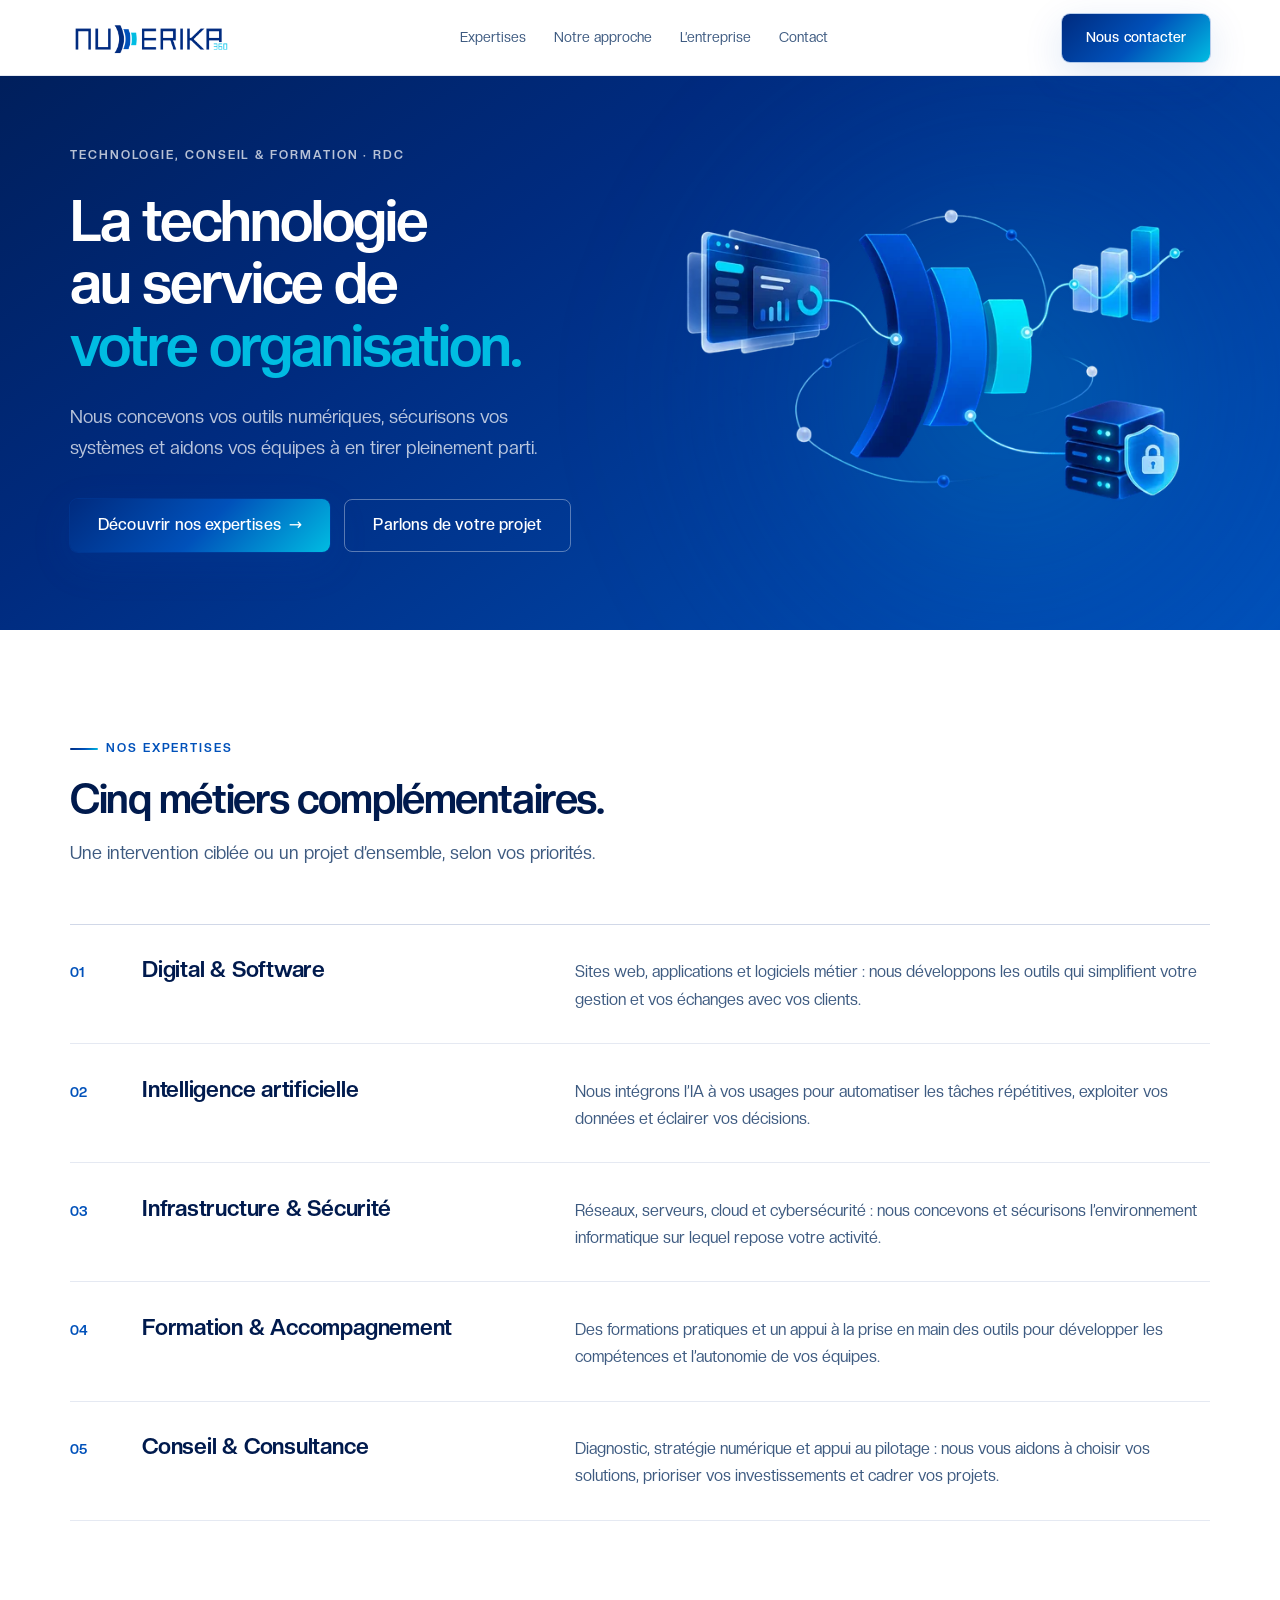
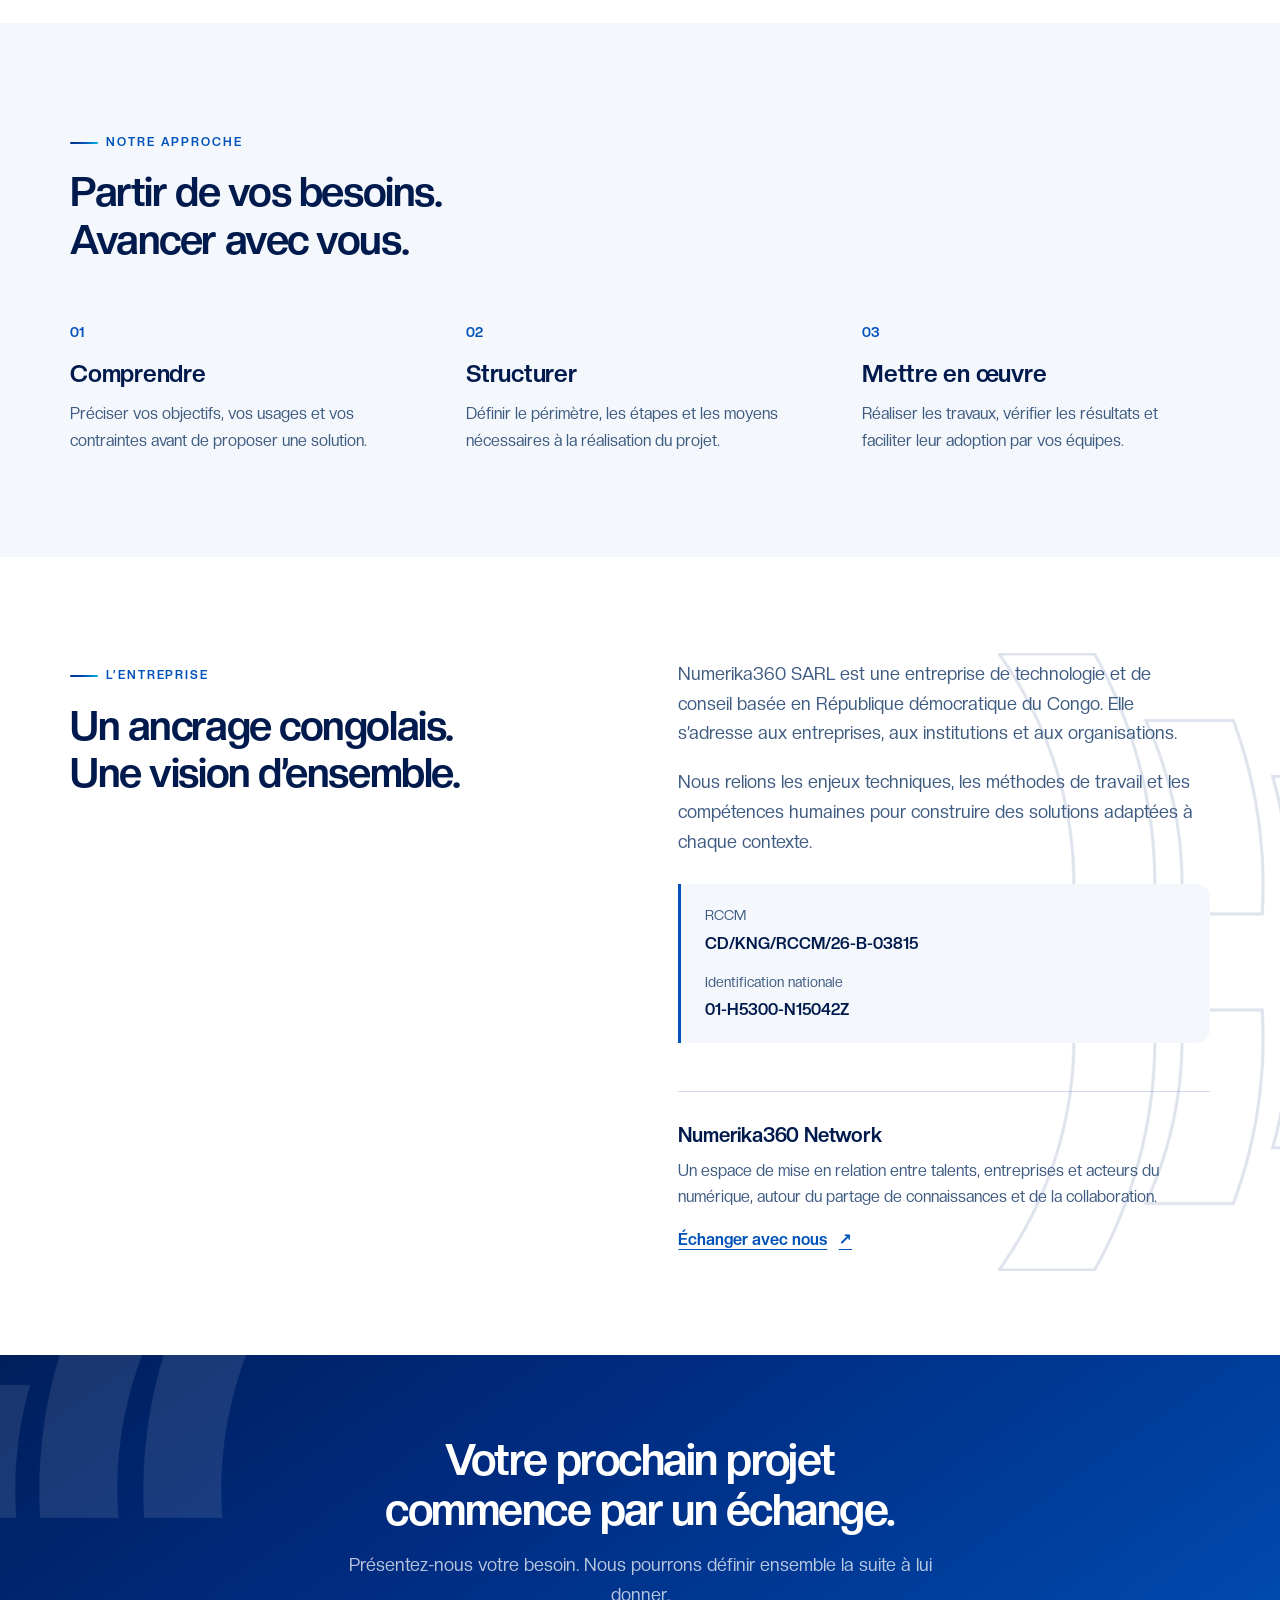
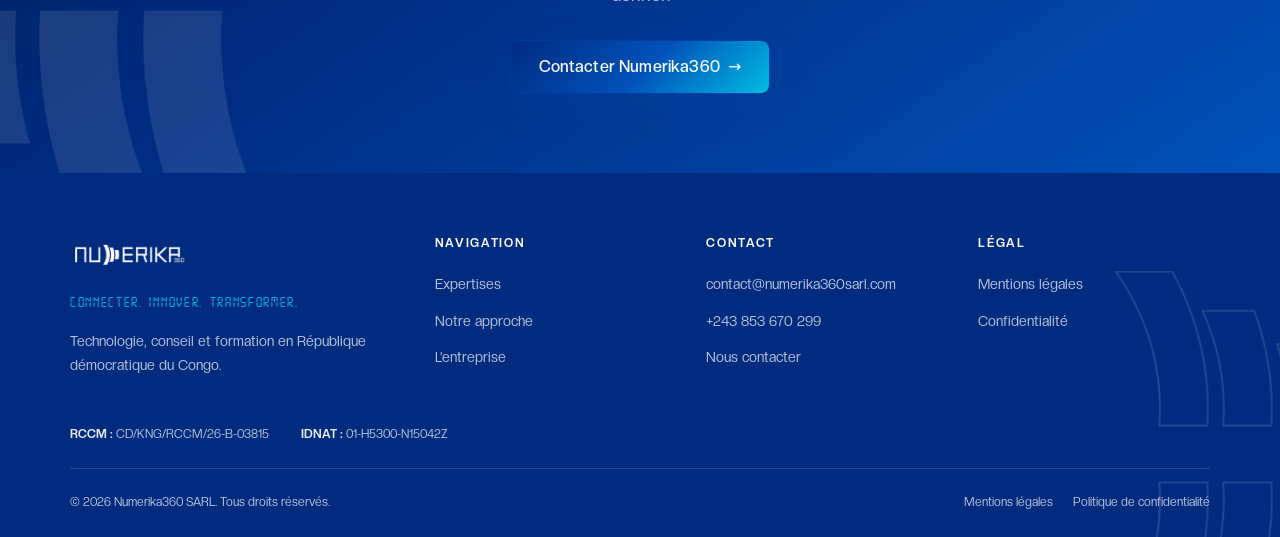
<file: index.html>
<!DOCTYPE html>
<html lang="fr">
<head>
  <meta charset="UTF-8">
  <meta name="viewport" content="width=device-width, initial-scale=1.0">
  <title>Numerika360 SARL | Technologie, conseil &amp; formation</title>
  <meta name="description" content="Numerika360 SARL en RDC : digital et software, intelligence artificielle, infrastructure et sécurité, formation et accompagnement, conseil et consultance.">
  <meta name="robots" content="index, follow">
  <link rel="canonical" href="https://numerika360sarl.com/">
  <meta property="og:type" content="website">
  <meta property="og:locale" content="fr_FR">
  <meta property="og:url" content="https://numerika360sarl.com/">
  <meta property="og:site_name" content="Numerika360 SARL">
  <meta property="og:title" content="Numerika360 SARL | Technologie, conseil &amp; formation">
  <meta property="og:description" content="Des outils numériques aux compétences de vos équipes, cinq expertises pour accompagner les projets de votre organisation en RDC.">
  <meta property="og:image" content="https://numerika360sarl.com/assets/logo/logo.png">
  <meta name="twitter:card" content="summary_large_image">
  <meta name="twitter:title" content="Numerika360 SARL | Technologie, conseil &amp; formation">
  <meta name="twitter:description" content="Connecter. Innover. Transformer.">
  <meta name="twitter:image" content="https://numerika360sarl.com/assets/logo/logo.png">
  <link rel="icon" type="image/png" href="assets/logo/favicon-48.png">
  <link rel="apple-touch-icon" href="assets/logo/apple-touch-icon.png">
  <link rel="stylesheet" href="css/fonts.css?v=20261002">
  <link rel="stylesheet" href="css/style.css?v=20261002">
  <link rel="stylesheet" href="css/live.css?v=20261002">
  <link rel="stylesheet" href="css/responsive.css?v=20261002">
  <link rel="stylesheet" href="css/brand-motifs.css?v=20261002">
  <link rel="stylesheet" href="css/editorial.css?v=20261002">
</head>
<body class="page-home">
  <a class="sr-only" href="#main">Aller au contenu principal</a>

  <header class="header">
    <div class="container nav">
      <a href="#top" class="logo" aria-label="Numerika360 — Accueil">
        <img class="logo__img" src="assets/logo/logo-web.webp" alt="Numerika360 SARL" width="180" height="40">
      </a>

      <nav class="nav__links" aria-label="Navigation principale">
        <a class="nav__link" href="#offre">Expertises</a>
        <a class="nav__link" href="#approche">Notre approche</a>
        <a class="nav__link" href="#a-propos">L’entreprise</a>
        <a class="nav__link" href="contact.html">Contact</a>
      </nav>

      <a class="btn btn--primary nav__cta" href="contact.html">Nous contacter</a>

      <button class="nav__toggle" type="button" aria-label="Ouvrir le menu" aria-expanded="false" aria-controls="mobile-menu">
        <span class="nav__toggle-bar"></span>
      </button>
    </div>
  </header>

  <div class="nav__mobile" id="mobile-menu" role="dialog" aria-modal="true" aria-label="Menu de navigation">
    <nav class="nav__mobile-links" aria-label="Navigation mobile">
      <a class="nav__mobile-link" href="#offre">Expertises</a>
      <a class="nav__mobile-link" href="#approche">Notre approche</a>
      <a class="nav__mobile-link" href="#a-propos">L’entreprise</a>
      <a class="nav__mobile-link" href="contact.html">Contact</a>
    </nav>
    <a class="btn btn--primary nav__mobile-cta" href="contact.html">Nous contacter</a>
  </div>

  <main id="main">
    <section class="hero hero--brand" id="top" aria-labelledby="hero-title">
      <div class="hero__bg" aria-hidden="true">
        <div class="hero__glow"></div>
      </div>
      <div class="container hero__layout">
        <div class="hero__content">
          <p class="hero__label">Technologie, conseil &amp; formation · RDC</p>
          <h1 id="hero-title" class="hero__title">La technologie au service de <em>votre organisation.</em></h1>
          <p class="hero__subtitle">Nous concevons vos outils numériques, sécurisons vos systèmes et aidons vos équipes à en tirer pleinement parti.</p>
          <div class="btn-group">
            <a class="btn btn--primary btn--lg" href="#offre">Découvrir nos expertises <span aria-hidden="true">→</span></a>
            <a class="btn btn--outline-light btn--lg" href="contact.html">Parlons de votre projet</a>
          </div>
        </div>
        <div class="hero__visual" aria-hidden="true">
          <img class="hero__artwork" src="assets/images/numerika360-technologie-1120.webp" srcset="assets/images/numerika360-technologie-640.webp 640w, assets/images/numerika360-technologie-1120.webp 1120w" sizes="(max-width: 600px) 300px, (max-width: 1024px) 380px, 560px" alt="" width="1120" height="840" fetchpriority="high" decoding="async">
        </div>
      </div>
    </section>

    <section class="section" id="offre" aria-labelledby="offre-title">
      <div class="container">
        <div class="section__header">
          <p class="section__label">Nos expertises</p>
          <h2 id="offre-title" class="section__title">Cinq métiers complémentaires.</h2>
          <p class="section__subtitle">Une intervention ciblée ou un projet d’ensemble, selon vos priorités.</p>
        </div>
        <div class="expertise-list">
          <article class="expertise-row" id="offre-digital">
            <span class="expertise-row__number" aria-hidden="true">01</span>
            <h3>Digital &amp; Software</h3>
            <p>Sites web, applications et logiciels métier : nous développons les outils qui simplifient votre gestion et vos échanges avec vos clients.</p>
          </article>
          <article class="expertise-row" id="offre-intelligence">
            <span class="expertise-row__number" aria-hidden="true">02</span>
            <h3>Intelligence artificielle</h3>
            <p>Nous intégrons l’IA à vos usages pour automatiser les tâches répétitives, exploiter vos données et éclairer vos décisions.</p>
          </article>
          <article class="expertise-row" id="offre-infra">
            <span class="expertise-row__number" aria-hidden="true">03</span>
            <h3>Infrastructure &amp; Sécurité</h3>
            <p>Réseaux, serveurs, cloud et cybersécurité : nous concevons et sécurisons l’environnement informatique sur lequel repose votre activité.</p>
          </article>
          <article class="expertise-row" id="offre-formation">
            <span class="expertise-row__number" aria-hidden="true">04</span>
            <h3 id="formation">Formation &amp; Accompagnement</h3>
            <p>Des formations pratiques et un appui à la prise en main des outils pour développer les compétences et l’autonomie de vos équipes.</p>
          </article>
          <article class="expertise-row" id="offre-conseil">
            <span class="expertise-row__number" aria-hidden="true">05</span>
            <h3>Conseil &amp; Consultance</h3>
            <p>Diagnostic, stratégie numérique et appui au pilotage : nous vous aidons à choisir vos solutions, prioriser vos investissements et cadrer vos projets.</p>
          </article>
        </div>
      </div>
    </section>

    <section class="section section--alt" id="approche" aria-labelledby="approche-title">
      <div class="container">
        <div class="section__header">
          <p class="section__label">Notre approche</p>
          <h2 id="approche-title" class="section__title">Partir de vos besoins. Avancer avec vous.</h2>
        </div>
        <ol class="approach-grid">
          <li class="approach-step">
            <span class="approach-step__number" aria-hidden="true">01</span>
            <h3>Comprendre</h3>
            <p>Préciser vos objectifs, vos usages et vos contraintes avant de proposer une solution.</p>
          </li>
          <li class="approach-step">
            <span class="approach-step__number" aria-hidden="true">02</span>
            <h3>Structurer</h3>
            <p>Définir le périmètre, les étapes et les moyens nécessaires à la réalisation du projet.</p>
          </li>
          <li class="approach-step">
            <span class="approach-step__number" aria-hidden="true">03</span>
            <h3>Mettre en œuvre</h3>
            <p>Réaliser les travaux, vérifier les résultats et faciliter leur adoption par vos équipes.</p>
          </li>
        </ol>
      </div>
    </section>

    <section class="section section--circuit" id="a-propos" aria-labelledby="about-title">
      <span class="brand-motif brand-motif--about" aria-hidden="true"></span>
      <div class="container company-layout">
        <div>
          <p class="section__label">L’entreprise</p>
          <h2 id="about-title" class="section__title">Un ancrage congolais.<br>Une vision d’ensemble.</h2>
        </div>
        <div class="company-copy">
          <p class="lead">Numerika360 SARL est une entreprise de technologie et de conseil basée en République démocratique du Congo. Elle s’adresse aux entreprises, aux institutions et aux organisations.</p>
          <p class="lead">Nous relions les enjeux techniques, les méthodes de travail et les compétences humaines pour construire des solutions adaptées à chaque contexte.</p>
          <div class="company-registration" role="group" aria-labelledby="registration-title">
            
            <dl>
              <div>
                <dt>RCCM</dt>
                <dd>CD/KNG/RCCM/26-B-03815</dd>
              </div>
              <div>
                <dt>Identification nationale</dt>
                <dd>01-H5300-N15042Z</dd>
              </div>
            </dl>
          </div>
          <aside class="network-note" id="network" aria-labelledby="network-title">
            <h3 id="network-title">Numerika360 Network</h3>
            <p>Un espace de mise en relation entre talents, entreprises et acteurs du numérique, autour du partage de connaissances et de la collaboration.</p>
            <a class="text-link" href="contact.html?sujet=network">Échanger avec nous <span aria-hidden="true">↗</span></a>
          </aside>
        </div>
      </div>
    </section>

    <section class="cta-final" aria-labelledby="cta-title">
      <span class="brand-motif brand-motif--cta" aria-hidden="true"></span>
      <div class="container">
        <div class="cta-final__content">
          <h2 id="cta-title" class="cta-final__title">Votre prochain projet commence par un échange.</h2>
          <p class="cta-final__text">Présentez-nous votre besoin. Nous pourrons définir ensemble la suite à lui donner.</p>
          <a class="btn btn--primary btn--lg" href="contact.html">Contacter Numerika360 <span aria-hidden="true">→</span></a>
        </div>
      </div>
    </section>
  </main>

  <footer class="footer">
    <div class="container">
      <div class="footer__grid">
        <div>
          <a href="#top" class="logo" aria-label="Numerika360">
            <img class="logo__img logo__img--footer" src="assets/logo/logo-blanc-web.webp" loading="lazy" decoding="async" alt="Numerika360 SARL" width="180" height="40">
          </a>
          <p class="footer__slogan">Connecter. Innover. Transformer.</p>
          <p class="footer__brand-text">Technologie, conseil et formation en République démocratique du Congo.</p>
        </div>
        <div>
          <h3 class="footer__col-title">Navigation</h3>
          <ul class="footer__links">
            <li><a href="#offre">Expertises</a></li>
            <li><a href="#approche">Notre approche</a></li>
            <li><a href="#a-propos">L’entreprise</a></li>
          </ul>
        </div>
        <div>
          <h3 class="footer__col-title">Contact</h3>
          <ul class="footer__links">
            <li><a href="mailto:contact@numerika360sarl.com">contact@numerika360sarl.com</a></li>
            <li><a href="tel:+243853670299">+243 853 670 299</a></li>
            <li><a href="contact.html">Nous contacter</a></li>
          </ul>
        </div>
        <div>
          <h3 class="footer__col-title">Légal</h3>
          <ul class="footer__links">
            <li><a href="mentions.html">Mentions légales</a></li>
            <li><a href="mentions.html#confidentialite">Confidentialité</a></li>
          </ul>
        </div>
      </div>
      <p class="footer__registration">
        <span><strong>RCCM :</strong> CD/KNG/RCCM/26-B-03815</span>
        <span><strong>IDNAT :</strong> 01-H5300-N15042Z</span>
      </p>
      <div class="footer__bottom">
        <p>© <span data-year>2026</span> Numerika360 SARL. Tous droits réservés.</p>
        <div class="footer__legal">
          <a href="mentions.html">Mentions légales</a>
          <a href="mentions.html#confidentialite">Politique de confidentialité</a>
        </div>
      </div>
    </div>
  </footer>

  <script src="js/navigation.js?v=20261002" defer></script>
  <script src="js/main.js?v=20261002" defer></script>
</body>
</html>
</file>
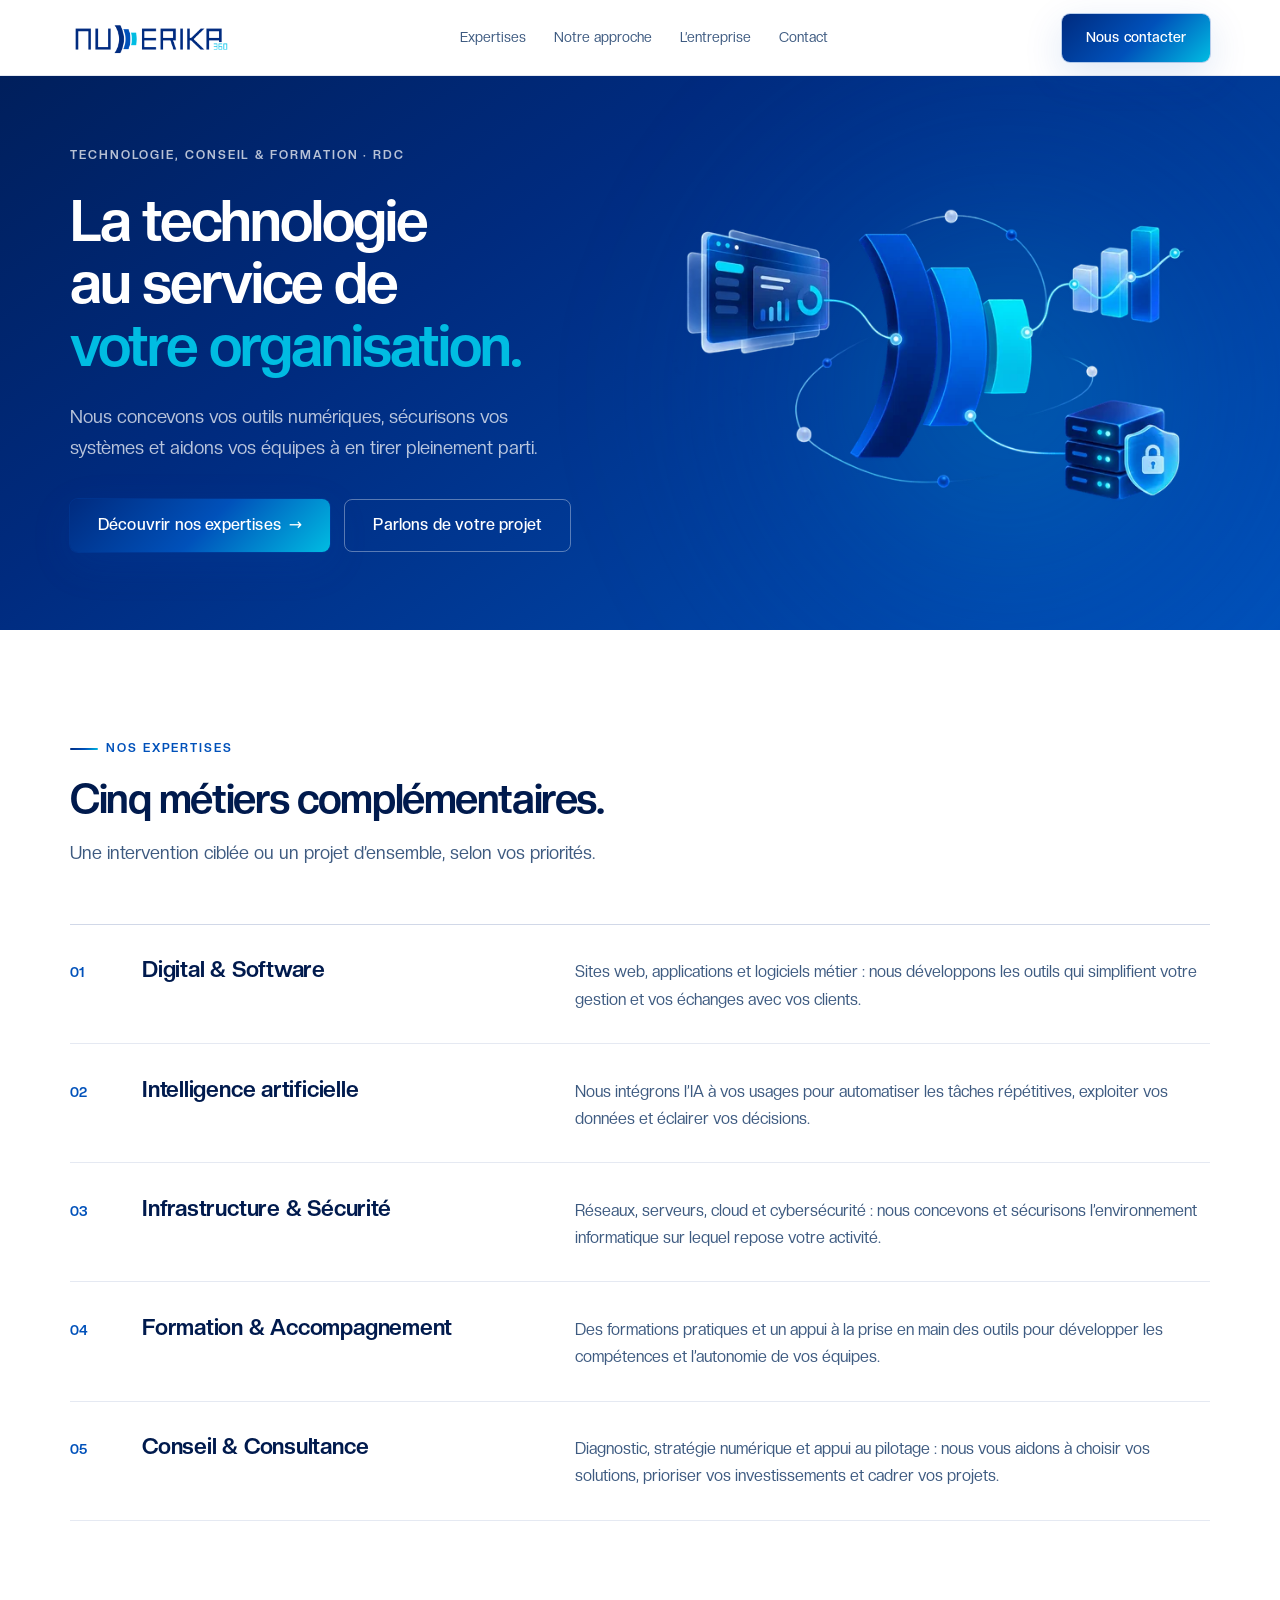
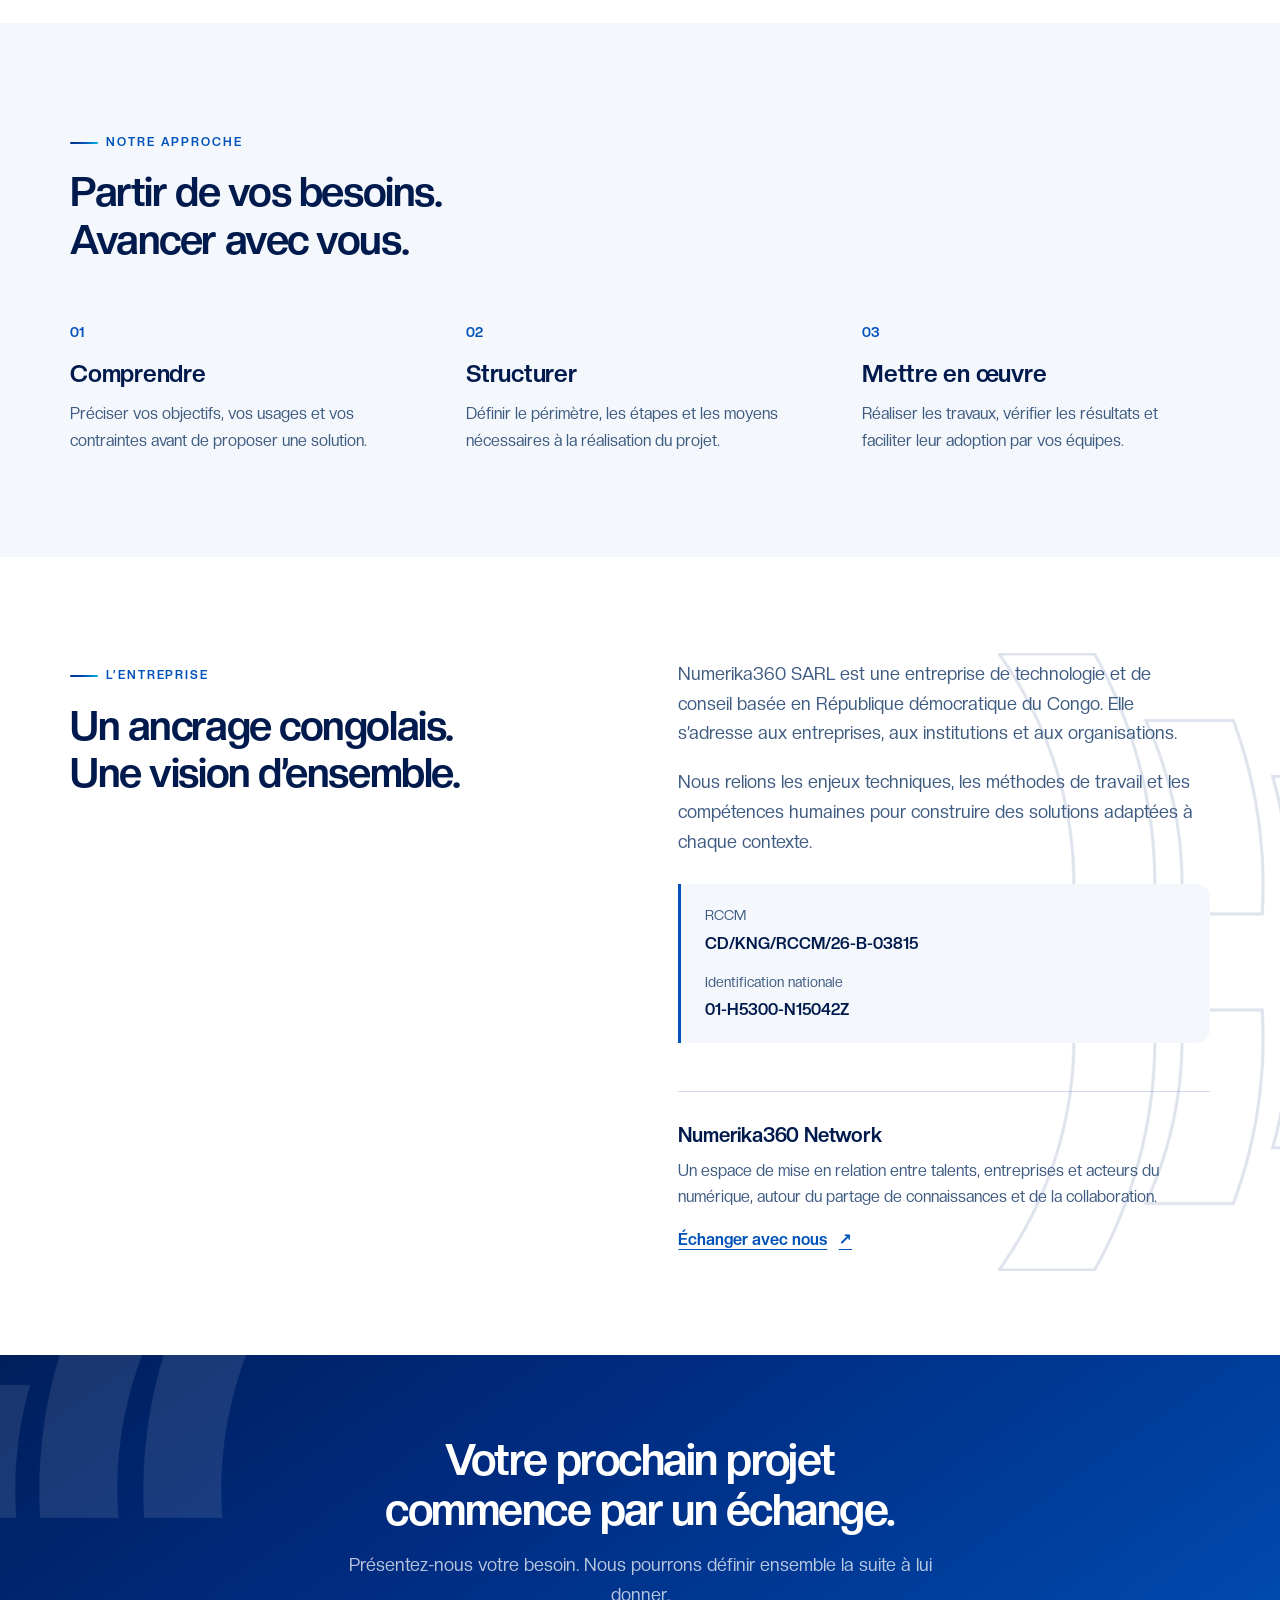
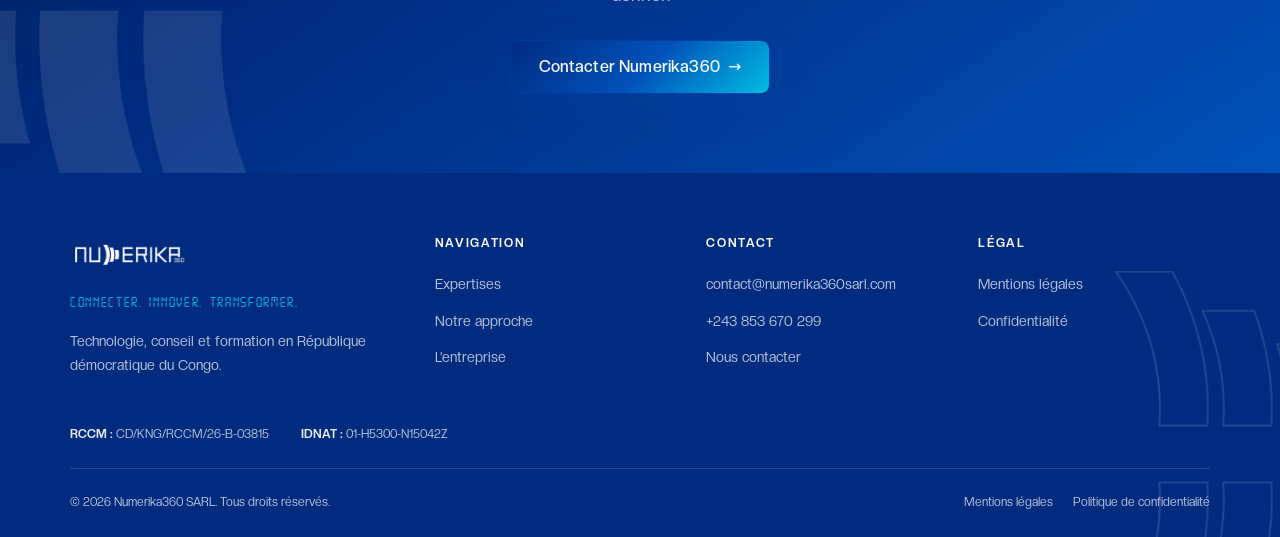
<file: about.html>
<!DOCTYPE html>
<html lang="fr">
<head>
  <meta charset="UTF-8">
  <title>Redirection… | Numerika360 SARL</title>
  <meta http-equiv="refresh" content="0;url=index.html#a-propos">
  <link rel="canonical" href="https://numerika360sarl.com/#a-propos">
  <meta name="robots" content="noindex, follow">
</head>
<body>
  <p><a href="index.html#a-propos">Continuer vers Numerika360</a></p>
  <script src="js/redirect.js" data-to="index.html#a-propos"></script>
</body>
</html>
</file>
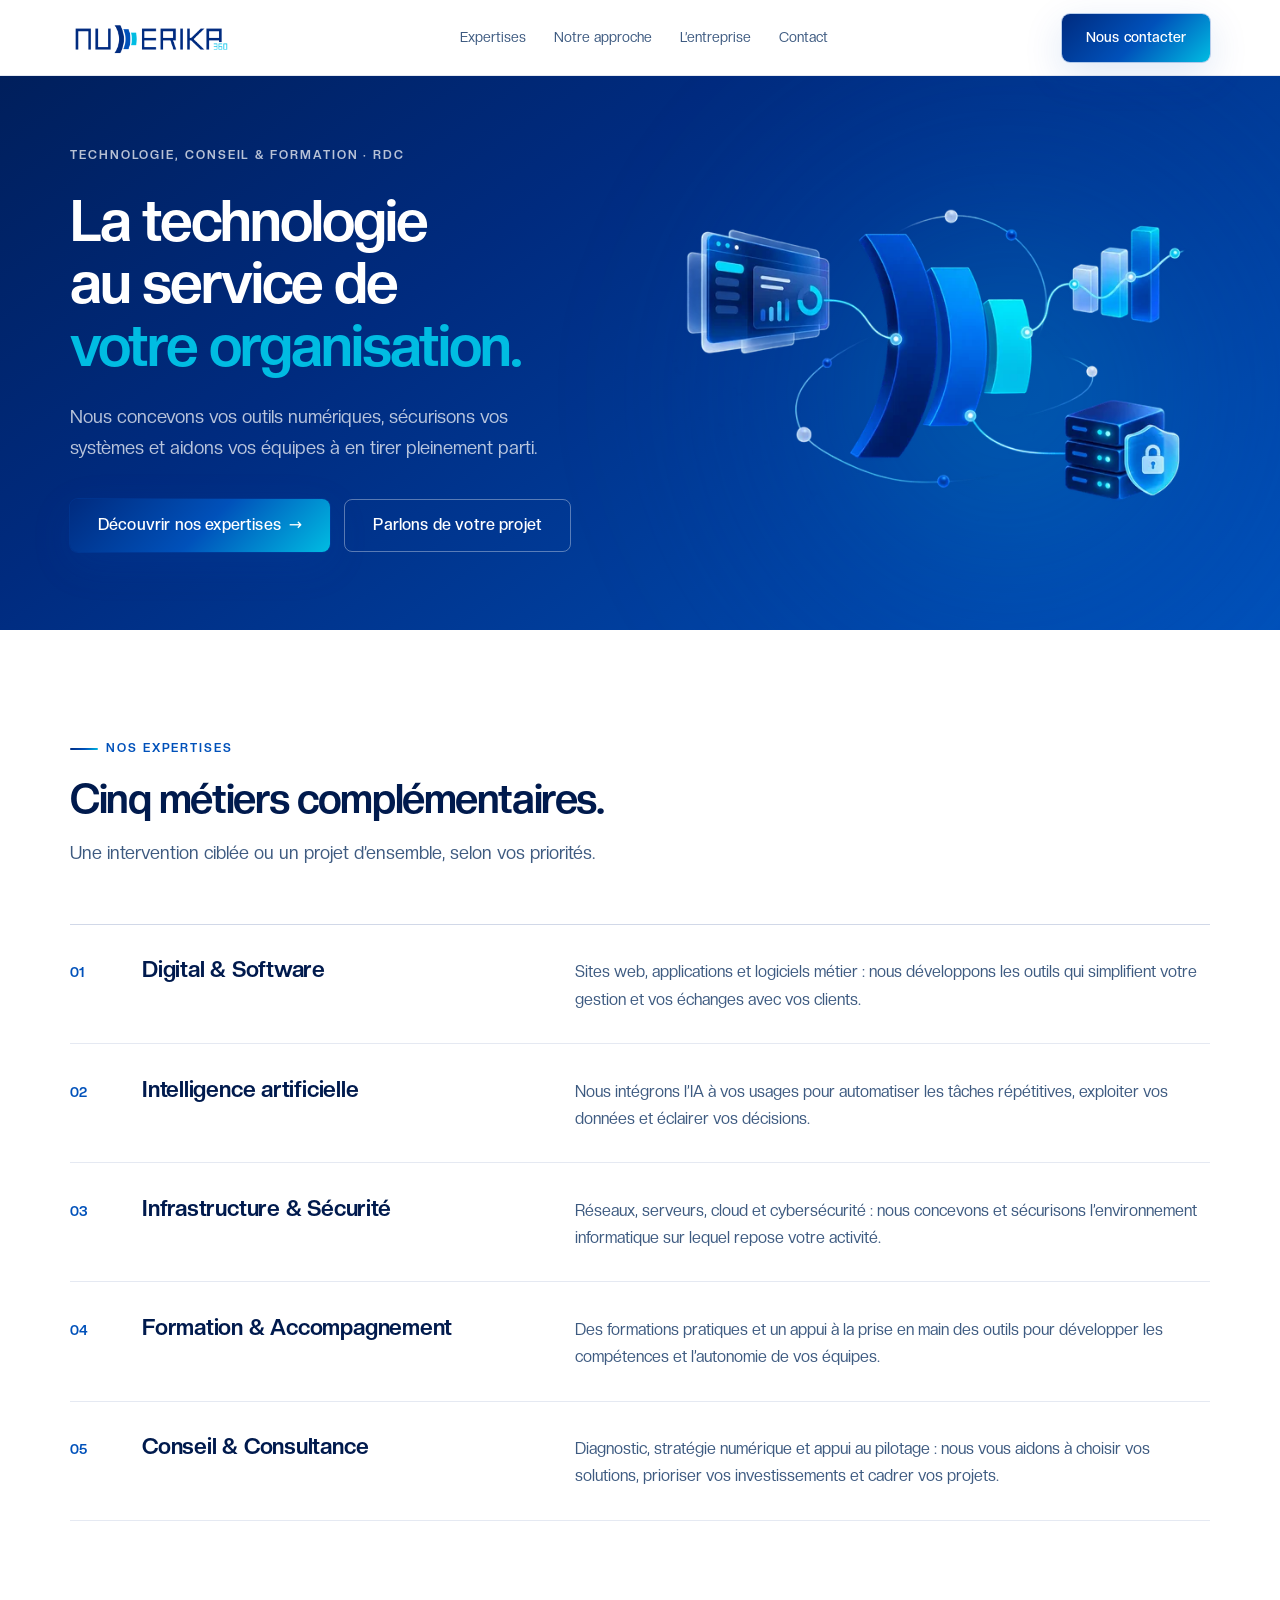
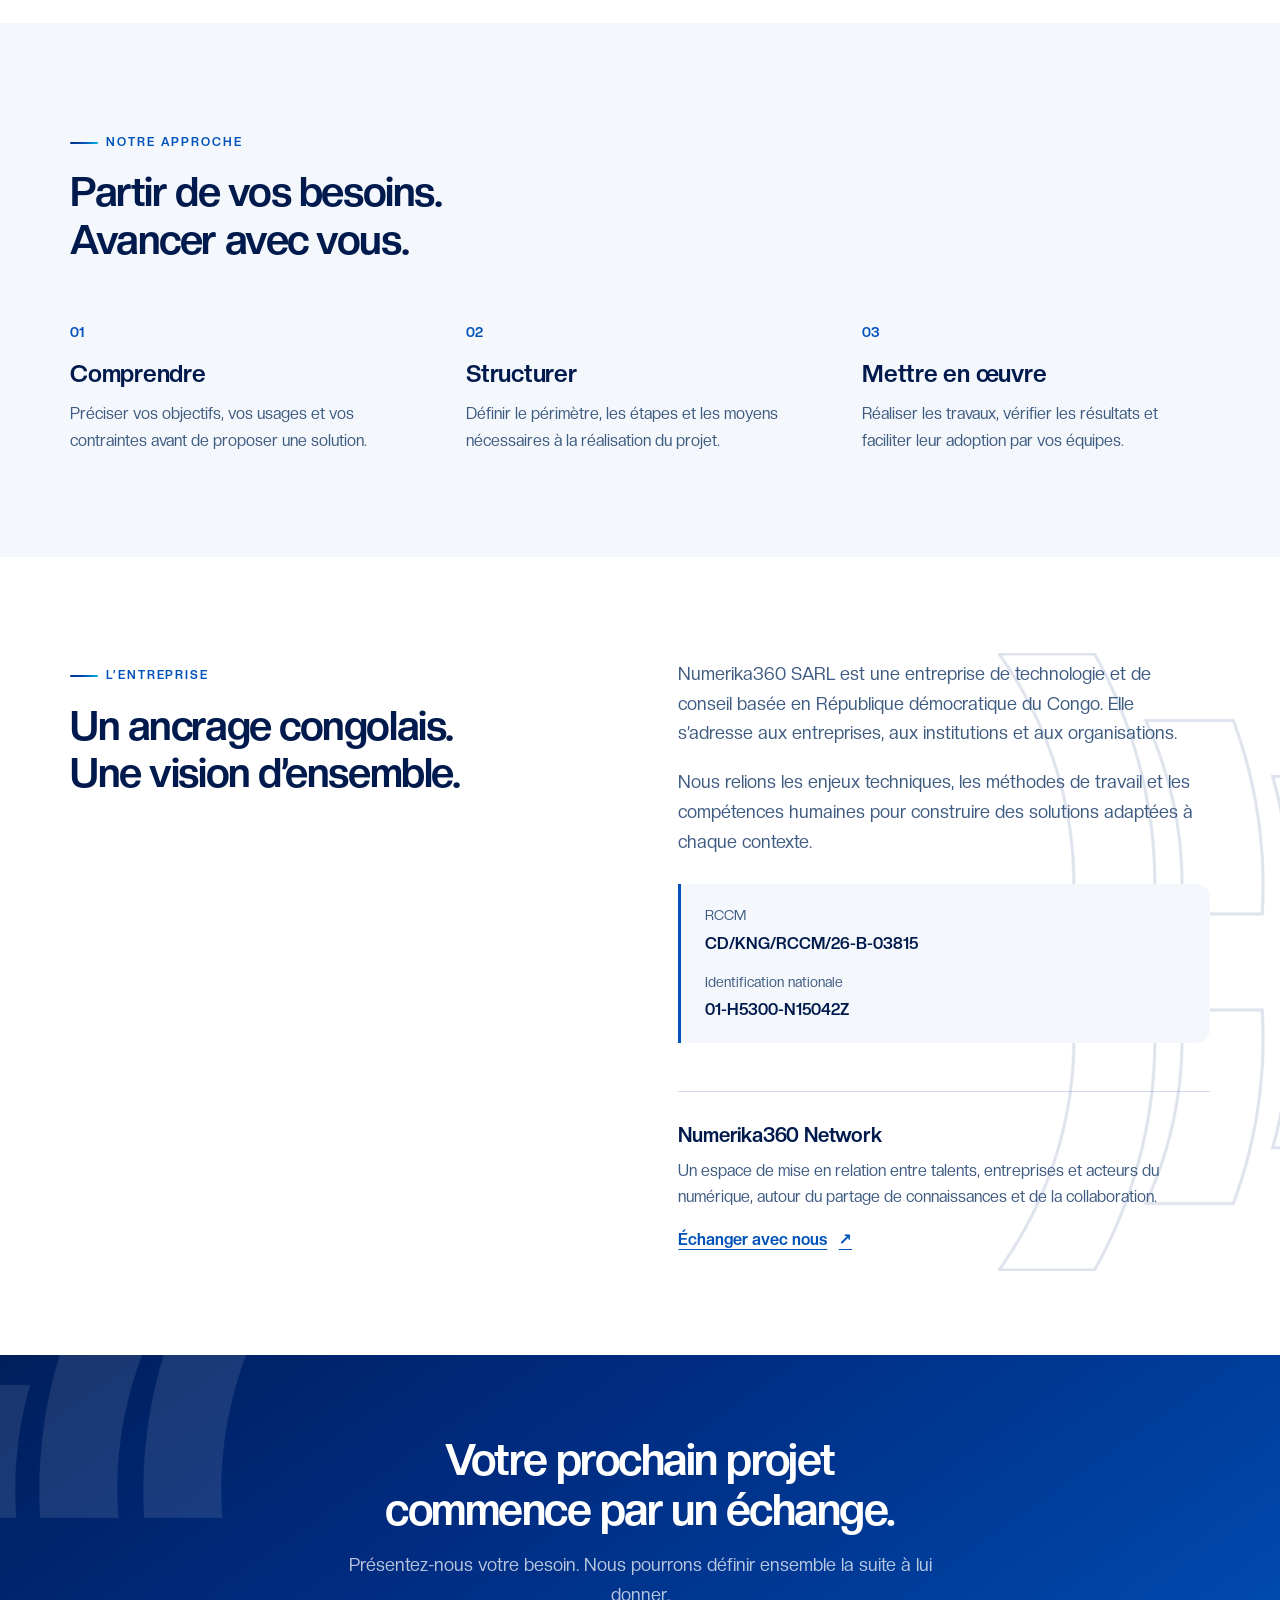
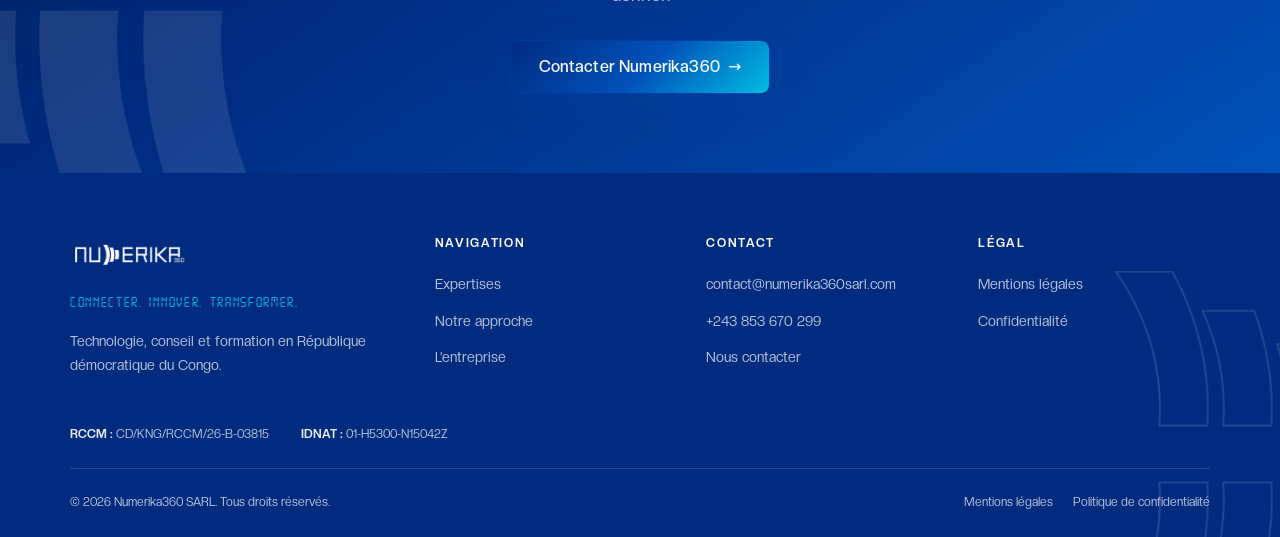
<file: accueil.html>
<!DOCTYPE html>
<html lang="fr">
<head>
  <meta charset="UTF-8">
  <title>Redirection… | Numerika360 SARL</title>
  <meta http-equiv="refresh" content="0;url=index.html">
  <link rel="canonical" href="https://numerika360sarl.com/">
  <meta name="robots" content="noindex, follow">
</head>
<body>
  <p><a href="index.html">Continuer vers Numerika360</a></p>
  <script src="js/redirect.js" data-to="index.html"></script>
</body>
</html>
</file>
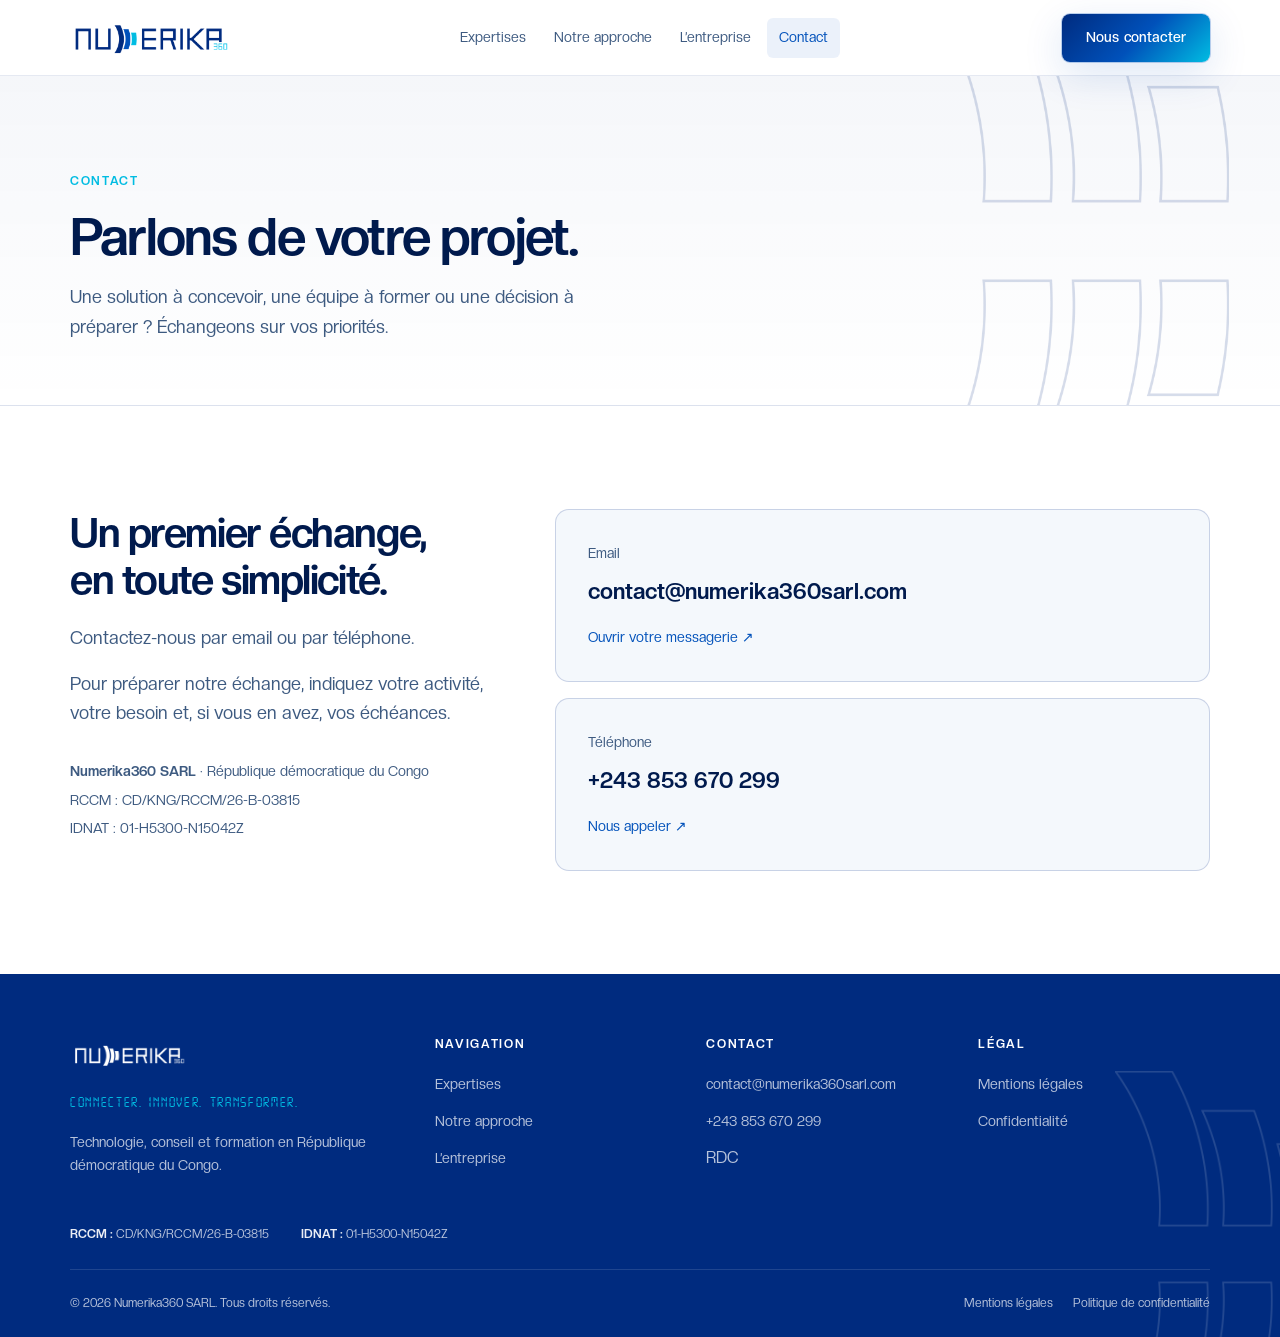
<file: contact.html>
<!DOCTYPE html>
<html lang="fr">
<head>
  <meta charset="UTF-8">
  <meta name="viewport" content="width=device-width, initial-scale=1.0">
  <title>Contact | Numerika360 SARL</title>
  <meta name="description" content="Échangez avec Numerika360 SARL en RDC pour vos projets technologiques, vos besoins de formation ou de conseil. Contact par email et téléphone.">
  <meta name="robots" content="index, follow">
  <link rel="canonical" href="https://numerika360sarl.com/contact.html">
  <meta property="og:type" content="website">
  <meta property="og:locale" content="fr_FR">
  <meta property="og:url" content="https://numerika360sarl.com/contact.html">
  <meta property="og:site_name" content="Numerika360 SARL">
  <meta property="og:title" content="Contact | Numerika360 SARL">
  <meta property="og:description" content="Parlez à Numerika360 SARL. Téléphone : +243 853 670 299 — RDC.">
  <meta property="og:image" content="https://numerika360sarl.com/assets/logo/logo.png">
  <meta name="twitter:card" content="summary_large_image">
  <meta name="twitter:title" content="Contact | Numerika360 SARL">
  <meta name="twitter:description" content="Échangez avec Numerika360 SARL.">
  <meta name="twitter:image" content="https://numerika360sarl.com/assets/logo/logo.png">
  <link rel="icon" type="image/png" href="assets/logo/favicon-48.png">
  <link rel="apple-touch-icon" href="assets/logo/apple-touch-icon.png">
  <link rel="stylesheet" href="css/fonts.css?v=20261002">
  <link rel="stylesheet" href="css/style.css?v=20261002">
  <link rel="stylesheet" href="css/responsive.css?v=20261002">
  <link rel="stylesheet" href="css/brand-motifs.css?v=20261002">
  <link rel="stylesheet" href="css/editorial.css?v=20261002">
</head>
<body>
  <a class="sr-only" href="#main">Aller au contenu principal</a>

  <header class="header">
    <div class="container nav">
      <a href="index.html" class="logo" aria-label="Numerika360 — Accueil">
        <img class="logo__img" src="assets/logo/logo-web.webp" alt="Numerika360 SARL" width="180" height="40">
      </a>
      <nav class="nav__links" aria-label="Navigation principale">
        <a class="nav__link" href="index.html#offre">Expertises</a>
        <a class="nav__link" href="index.html#approche">Notre approche</a>
        <a class="nav__link" href="index.html#a-propos">L’entreprise</a>
        <a class="nav__link is-active" href="contact.html">Contact</a>
      </nav>
      <a class="btn btn--primary nav__cta" href="contact.html">Nous contacter</a>
      <button class="nav__toggle" type="button" aria-label="Ouvrir le menu" aria-expanded="false" aria-controls="mobile-menu">
        <span class="nav__toggle-bar"></span>
      </button>
    </div>
  </header>

  <div class="nav__mobile" id="mobile-menu" role="dialog" aria-modal="true" aria-label="Menu de navigation">
    <nav class="nav__mobile-links" aria-label="Navigation mobile">
      <a class="nav__mobile-link" href="index.html#offre">Expertises</a>
      <a class="nav__mobile-link" href="index.html#approche">Notre approche</a>
      <a class="nav__mobile-link" href="index.html#a-propos">L’entreprise</a>
      <a class="nav__mobile-link is-active" href="contact.html">Contact</a>
    </nav>
    <a class="btn btn--primary nav__mobile-cta" href="contact.html">Nous contacter</a>
  </div>

  <main id="main">
    <section class="page-hero" aria-labelledby="contact-title">
      <span class="brand-motif brand-motif--page" aria-hidden="true"></span>
      <div class="container">
        <p class="page-hero__label" id="contact-context">Contact</p>
        <h1 class="page-hero__title" id="contact-title">Parlons de votre projet.</h1>
        <p class="page-hero__subtitle">Une solution à concevoir, une équipe à former ou une décision à préparer ? Échangeons sur vos priorités.</p>
      </div>
    </section>
    <section class="section" aria-labelledby="contact-heading">
      <div class="container contact-layout contact-layout--direct">
        <div class="contact-intro">
          <h2 class="section__title" id="contact-heading">Un premier échange, en toute simplicité.</h2>
          <p class="lead">Contactez-nous par email ou par téléphone.</p>
          <p class="lead">Pour préparer notre échange, indiquez votre activité, votre besoin et, si vous en avez, vos échéances.</p>
          <div class="contact-details">
            <p><strong>Numerika360 SARL</strong> · République démocratique du Congo</p>
            <p>RCCM : CD/KNG/RCCM/26-B-03815</p>
            <p>IDNAT : 01-H5300-N15042Z</p>
          </div>
        </div>
        <div class="contact-channels">
          <a class="contact-channel" id="contact-email" href="mailto:contact@numerika360sarl.com">
            <span class="contact-channel__label">Email</span>
            <span class="contact-channel__value">contact@numerika360sarl.com</span>
            <span class="contact-channel__action">Ouvrir votre messagerie <span aria-hidden="true">↗</span></span>
          </a>
          <a class="contact-channel" href="tel:+243853670299">
            <span class="contact-channel__label">Téléphone</span>
            <span class="contact-channel__value">+243 853 670 299</span>
            <span class="contact-channel__action">Nous appeler <span aria-hidden="true">↗</span></span>
          </a>
        </div>
      </div>
    </section>
  </main>

  <footer class="footer">
    <div class="container">
      <div class="footer__grid">
        <div>
          <a href="index.html" class="logo" aria-label="Numerika360">
            <img class="logo__img logo__img--footer" src="assets/logo/logo-blanc-web.webp" loading="lazy" decoding="async" alt="Numerika360 SARL" width="180" height="40">
          </a>
          <p class="footer__slogan">Connecter. Innover. Transformer.</p>
          <p class="footer__brand-text">Technologie, conseil et formation en République démocratique du Congo.</p>

        </div>
        <div>
          <h3 class="footer__col-title">Navigation</h3>
          <ul class="footer__links">
            <li><a href="index.html#offre">Expertises</a></li>
            <li><a href="index.html#approche">Notre approche</a></li>
            <li><a href="index.html#a-propos">L’entreprise</a></li>
          </ul>
        </div>
        <div>
          <h3 class="footer__col-title">Contact</h3>
          <ul class="footer__links">
            <li><a href="mailto:contact@numerika360sarl.com">contact@numerika360sarl.com</a></li>
            <li><a href="tel:+243853670299">+243 853 670 299</a></li>
            <li>RDC</li>
          </ul>
        </div>
        <div>
          <h3 class="footer__col-title">Légal</h3>
          <ul class="footer__links">
            <li><a href="mentions.html">Mentions légales</a></li>
            <li><a href="mentions.html#confidentialite">Confidentialité</a></li>
          </ul>
        </div>
      </div>
      <p class="footer__registration">
        <span><strong>RCCM :</strong> CD/KNG/RCCM/26-B-03815</span>
        <span><strong>IDNAT :</strong> 01-H5300-N15042Z</span>
      </p>
      <div class="footer__bottom">
        <p>© <span data-year>2026</span> Numerika360 SARL. Tous droits réservés.</p>
        <div class="footer__legal">
          <a href="mentions.html">Mentions légales</a>
          <a href="mentions.html#confidentialite">Politique de confidentialité</a>
        </div>
      </div>
    </div>
  </footer>

  <script src="js/navigation.js?v=20261002" defer></script>
  <script src="js/main.js?v=20261002" defer></script>
  <script src="js/contact.js?v=20261002" defer></script>

</body>
</html>
</file>
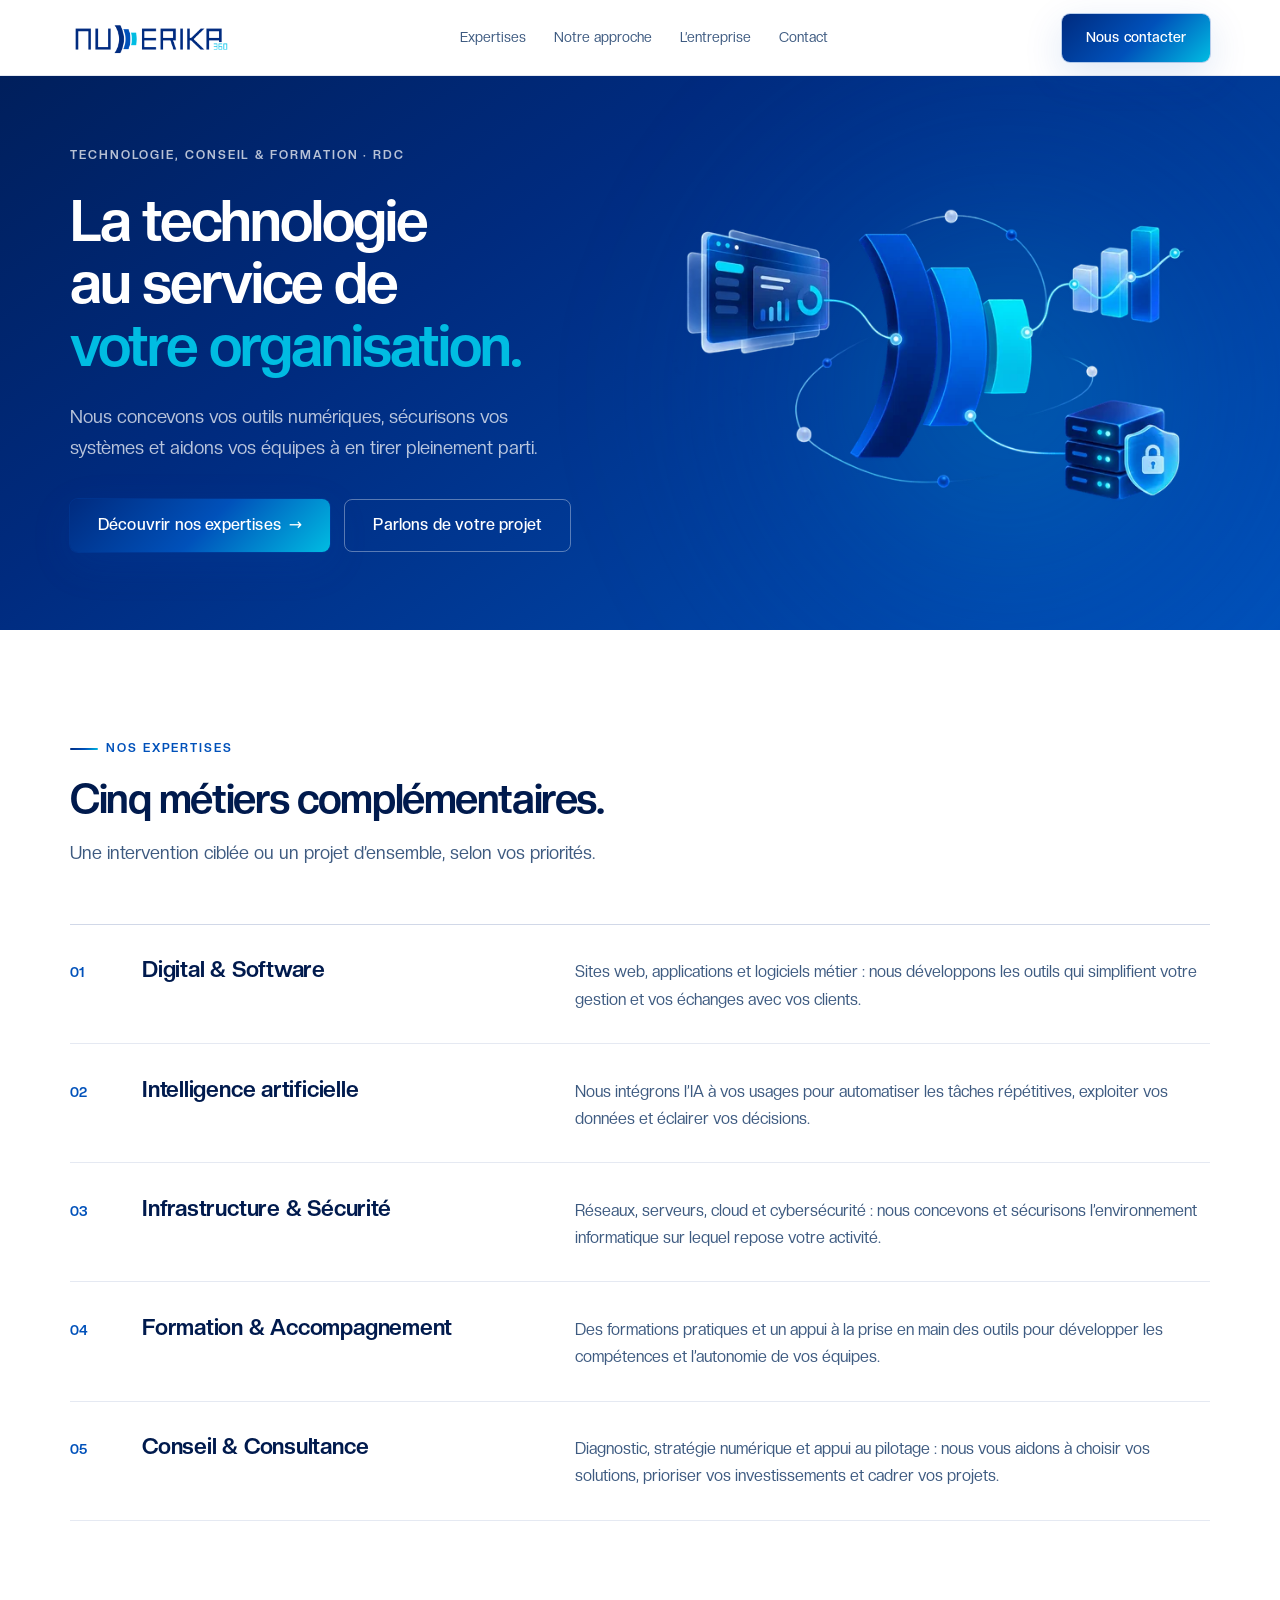
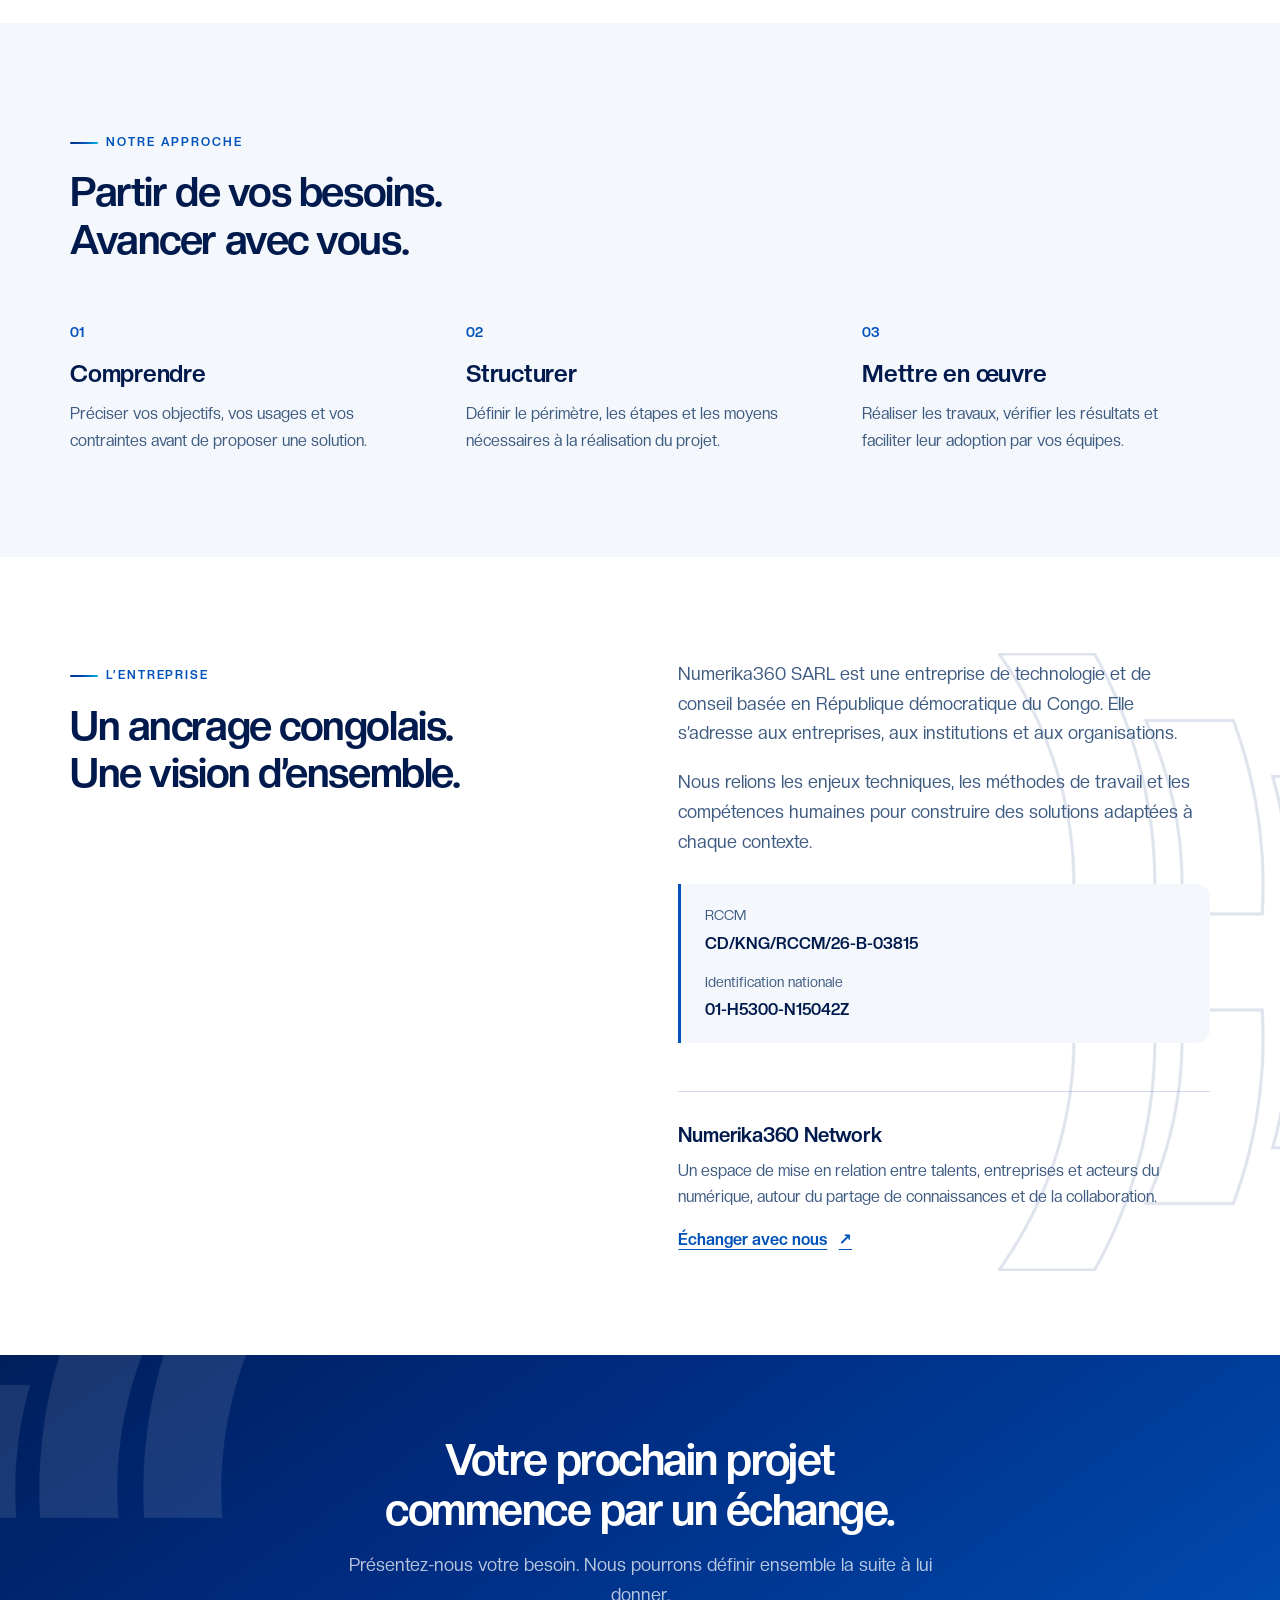
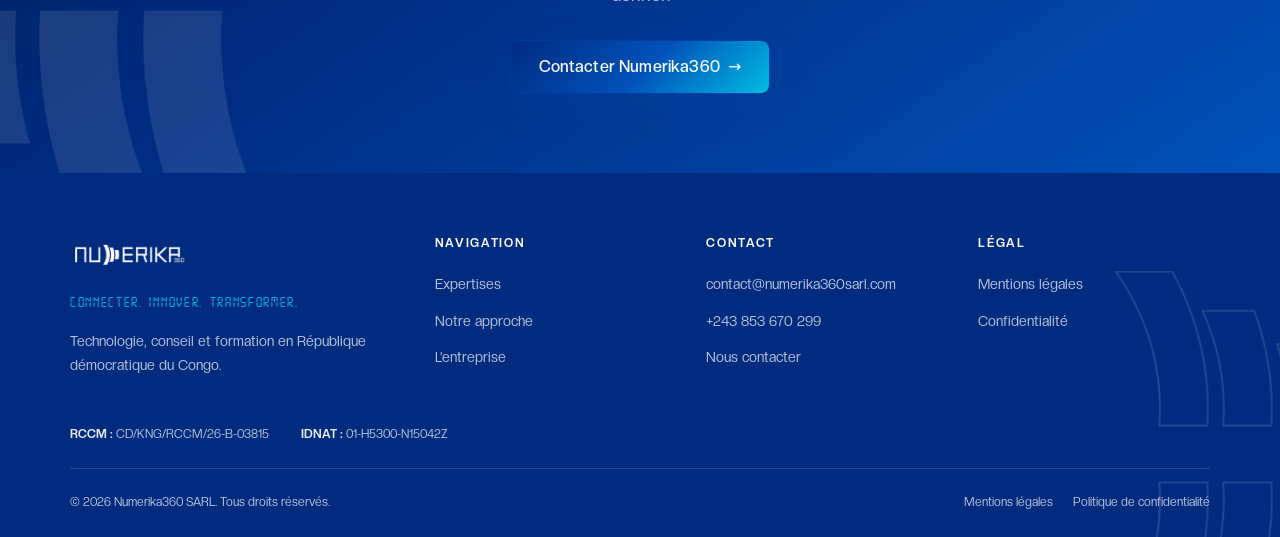
<file: formation.html>
<!DOCTYPE html>
<html lang="fr">
<head>
  <meta charset="UTF-8">
  <title>Redirection… | Numerika360 SARL</title>
  <meta http-equiv="refresh" content="0;url=index.html#formation">
  <link rel="canonical" href="https://numerika360sarl.com/#formation">
  <meta name="robots" content="noindex, follow">
</head>
<body>
  <p><a href="index.html#formation">Continuer vers la formation</a></p>
  <script src="js/redirect.js" data-to="index.html#formation"></script>
</body>
</html>
</file>
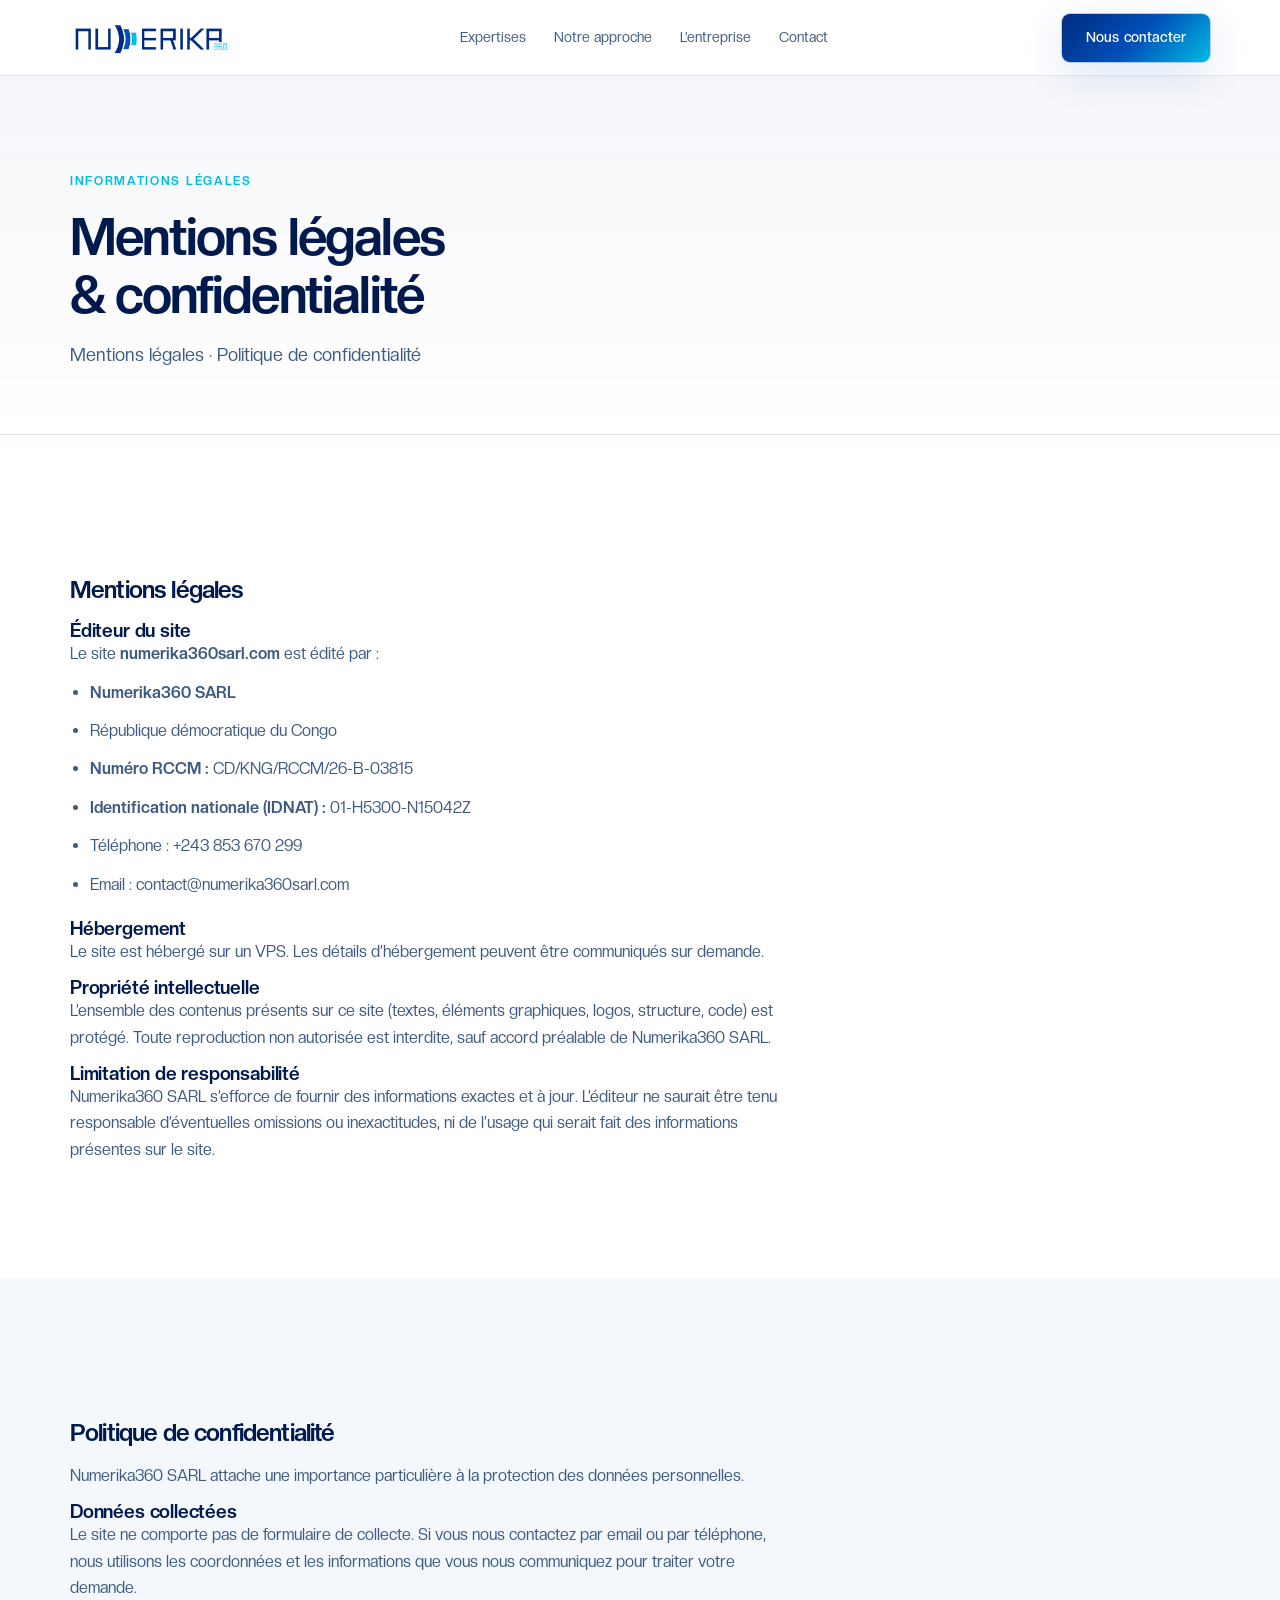
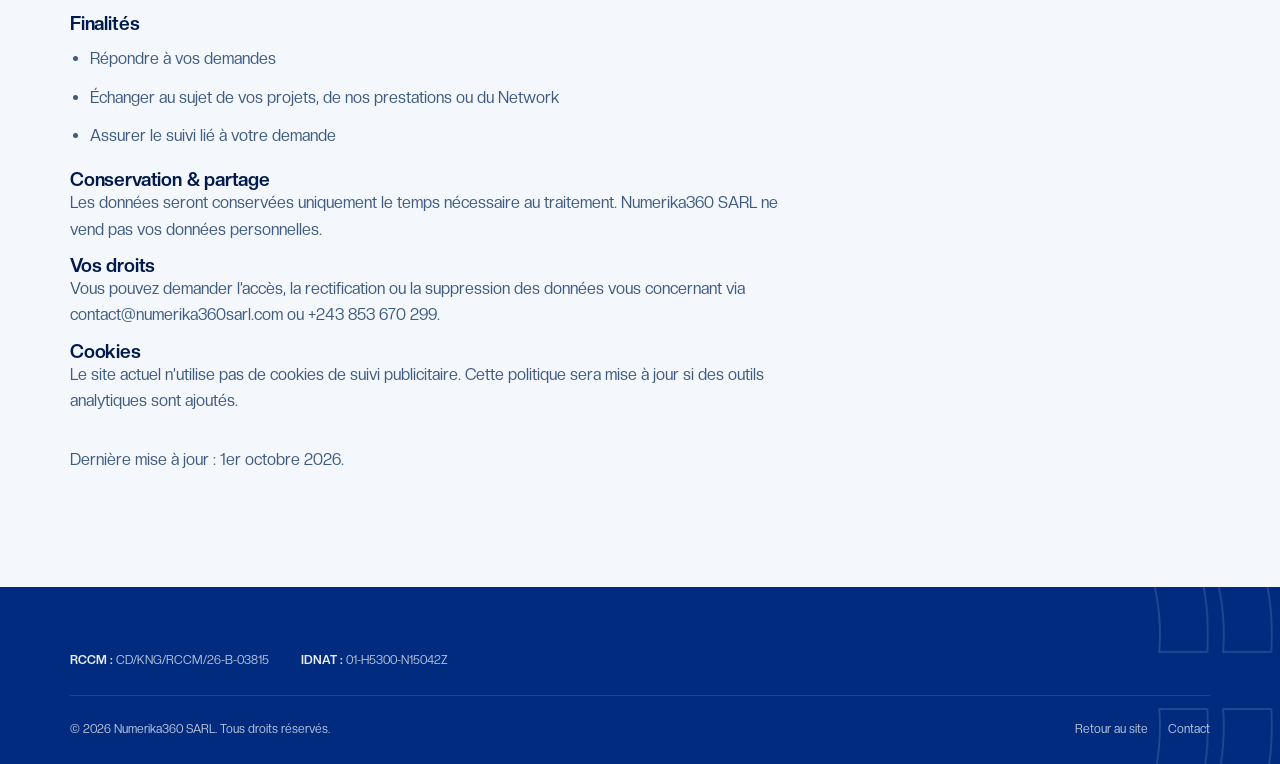
<file: legal.html>
<!DOCTYPE html>
<html lang="fr">
<head>
  <meta charset="UTF-8">
  <title>Redirection… | Numerika360 SARL</title>
  <meta http-equiv="refresh" content="0;url=mentions.html">
  <link rel="canonical" href="https://numerika360sarl.com/mentions.html">
  <meta name="robots" content="noindex, follow">
</head>
<body>
  <p><a href="mentions.html">Continuer vers les mentions légales</a></p>
  <script src="js/redirect.js" data-to="mentions.html"></script>
</body>
</html>
</file>
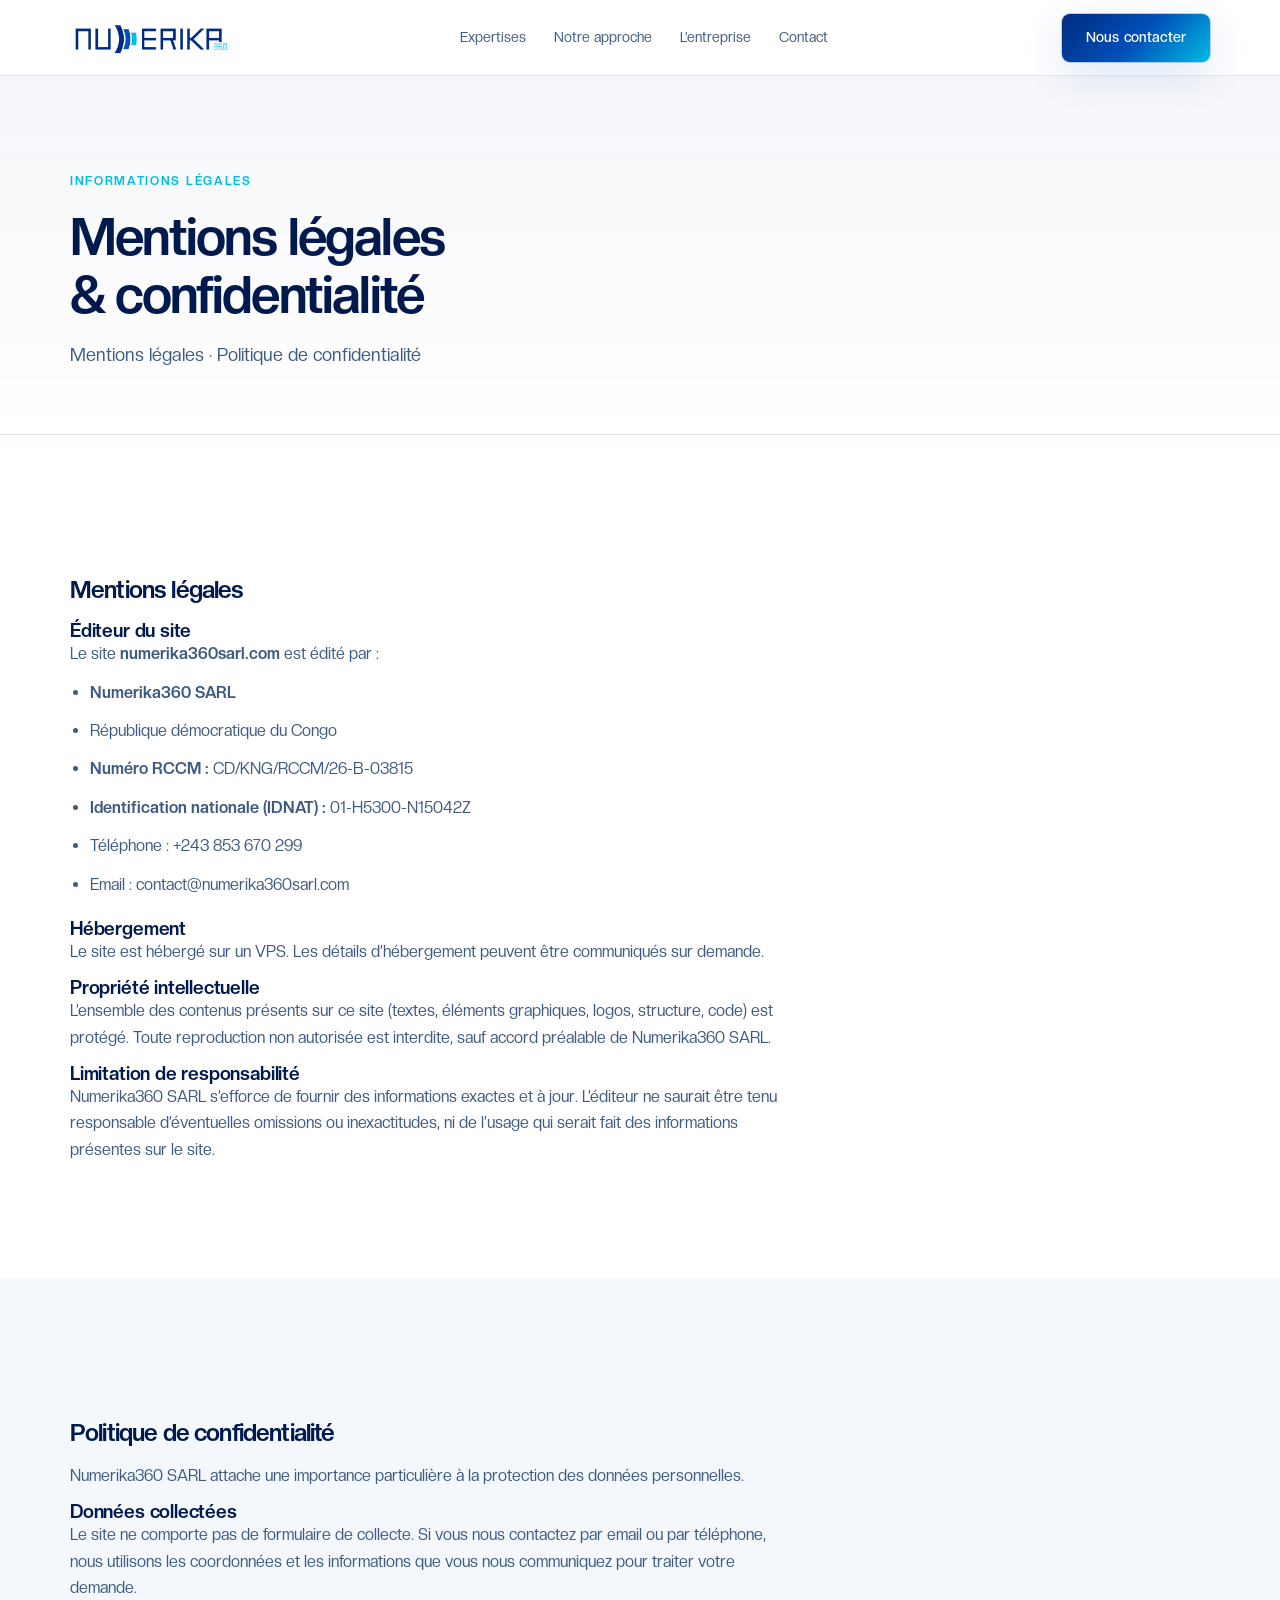
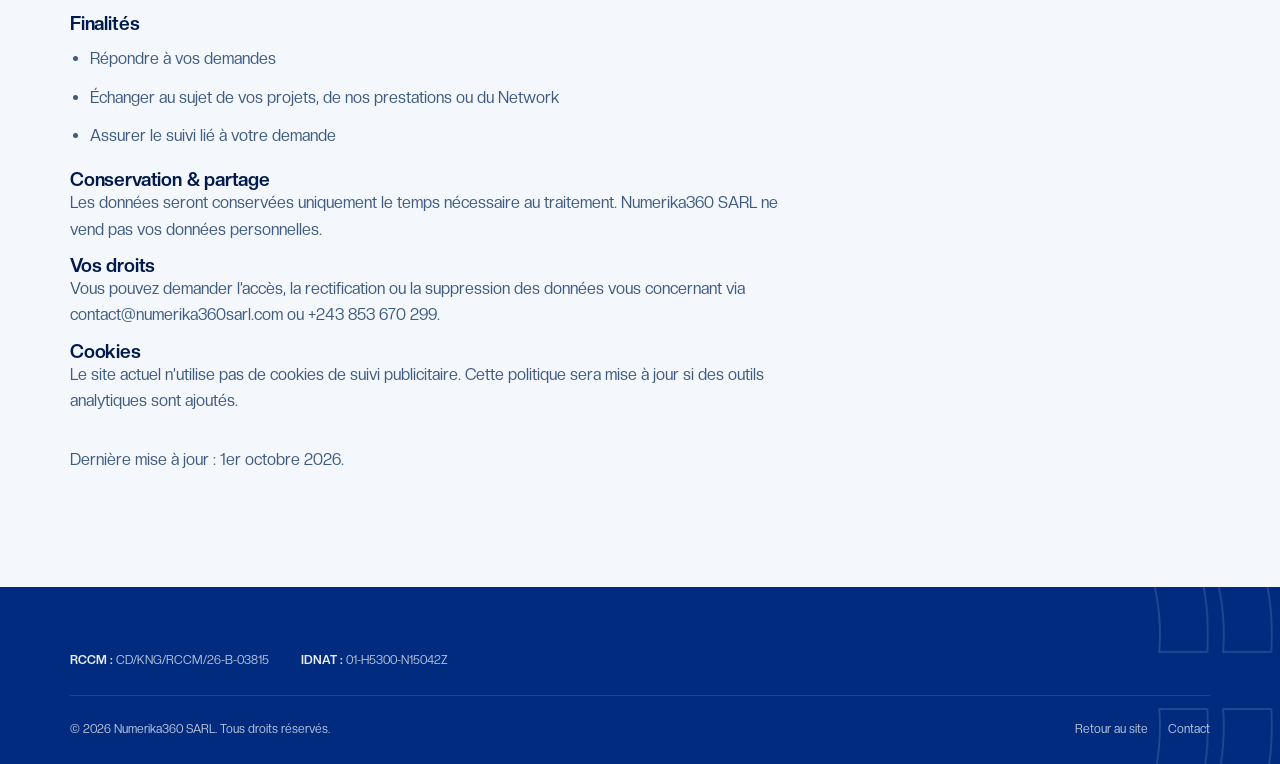
<file: mentions.html>
<!DOCTYPE html>
<html lang="fr">
<head>
  <meta charset="UTF-8">
  <meta name="viewport" content="width=device-width, initial-scale=1.0">
  <title>Mentions légales &amp; confidentialité | Numerika360 SARL</title>
  <meta name="description" content="Mentions légales et politique de confidentialité du site Numerika360 SARL.">
  <meta name="robots" content="index, follow">
  <link rel="canonical" href="https://numerika360sarl.com/mentions.html">
  <link rel="icon" type="image/png" href="assets/logo/favicon-48.png">
  <link rel="apple-touch-icon" href="assets/logo/apple-touch-icon.png">
  <link rel="stylesheet" href="css/fonts.css?v=20261002">
  <link rel="stylesheet" href="css/style.css?v=20261002">
  <link rel="stylesheet" href="css/responsive.css?v=20261002">
  <link rel="stylesheet" href="css/brand-motifs.css?v=20261002">
  <link rel="stylesheet" href="css/editorial.css?v=20261002">
</head>
<body>
  <a class="sr-only" href="#main">Aller au contenu principal</a>

  <header class="header">
    <div class="container nav">
      <a href="index.html" class="logo" aria-label="Numerika360 — Accueil">
        <img class="logo__img" src="assets/logo/logo-web.webp" alt="Numerika360 SARL" width="180" height="40">
      </a>
      <nav class="nav__links" aria-label="Navigation principale">
        <a class="nav__link" href="index.html#offre">Expertises</a>
        <a class="nav__link" href="index.html#approche">Notre approche</a>
        <a class="nav__link" href="index.html#a-propos">L’entreprise</a>
        <a class="nav__link" href="contact.html">Contact</a>
      </nav>
      <a class="btn btn--primary nav__cta" href="contact.html">Nous contacter</a>
      <button class="nav__toggle" type="button" aria-label="Ouvrir le menu" aria-expanded="false" aria-controls="mobile-menu">
        <span class="nav__toggle-bar"></span>
      </button>
    </div>
  </header>

  <div class="nav__mobile" id="mobile-menu" role="dialog" aria-modal="true" aria-label="Menu de navigation">
    <nav class="nav__mobile-links" aria-label="Navigation mobile">
      <a class="nav__mobile-link" href="index.html#offre">Expertises</a>
      <a class="nav__mobile-link" href="index.html#approche">Notre approche</a>
      <a class="nav__mobile-link" href="index.html#a-propos">L’entreprise</a>
      <a class="nav__mobile-link" href="contact.html">Contact</a>
    </nav>
    <a class="btn btn--primary nav__mobile-cta" href="contact.html">Nous contacter</a>
  </div>

  <main id="main">
    <section class="page-hero">
      <div class="container">
        <p class="page-hero__label">Informations légales</p>
        <h1 class="page-hero__title">Mentions légales &amp; confidentialité</h1>
        <p class="page-hero__subtitle"><a href="#mentions">Mentions légales</a> · <a href="#confidentialite">Politique de confidentialité</a></p>
      </div>
    </section>

    <section class="section" id="mentions">
      <div class="container">
        <div class="legal-content">
          <h2>Mentions légales</h2>
          <h3>Éditeur du site</h3>
          <p>Le site <strong>numerika360sarl.com</strong> est édité par :</p>
          <ul>
            <li><strong>Numerika360 SARL</strong></li>
            <li>République démocratique du Congo</li>
            <li><strong>Numéro RCCM :</strong> CD/KNG/RCCM/26-B-03815</li>
            <li><strong>Identification nationale (IDNAT) :</strong> 01-H5300-N15042Z</li>
            <li>Téléphone : <a href="tel:+243853670299">+243 853 670 299</a></li>
            <li>Email : <a href="mailto:contact@numerika360sarl.com">contact@numerika360sarl.com</a></li>
          </ul>

          <h3>Hébergement</h3>
          <p>Le site est hébergé sur un VPS. Les détails d’hébergement peuvent être communiqués sur demande.</p>

          <h3>Propriété intellectuelle</h3>
          <p>L’ensemble des contenus présents sur ce site (textes, éléments graphiques, logos, structure, code) est protégé. Toute reproduction non autorisée est interdite, sauf accord préalable de Numerika360 SARL.</p>

          <h3>Limitation de responsabilité</h3>
          <p>Numerika360 SARL s’efforce de fournir des informations exactes et à jour. L’éditeur ne saurait être tenu responsable d’éventuelles omissions ou inexactitudes, ni de l’usage qui serait fait des informations présentes sur le site.</p>
        </div>
      </div>
    </section>

    <section class="section section--alt" id="confidentialite">
      <div class="container">
        <div class="legal-content">
          <h2>Politique de confidentialité</h2>
          <p>Numerika360 SARL attache une importance particulière à la protection des données personnelles.</p>

          <h3>Données collectées</h3>
          <p>Le site ne comporte pas de formulaire de collecte. Si vous nous contactez par email ou par téléphone, nous utilisons les coordonnées et les informations que vous nous communiquez pour traiter votre demande.</p>

          <h3>Finalités</h3>
          <ul>
            <li>Répondre à vos demandes</li>
            <li>Échanger au sujet de vos projets, de nos prestations ou du Network</li>
            <li>Assurer le suivi lié à votre demande</li>
          </ul>

          <h3>Conservation &amp; partage</h3>
          <p>Les données seront conservées uniquement le temps nécessaire au traitement. Numerika360 SARL ne vend pas vos données personnelles.</p>

          <h3>Vos droits</h3>
          <p>Vous pouvez demander l’accès, la rectification ou la suppression des données vous concernant via <a href="mailto:contact@numerika360sarl.com">contact@numerika360sarl.com</a> ou <a href="tel:+243853670299">+243 853 670 299</a>.</p>

          <h3>Cookies</h3>
          <p>Le site actuel n’utilise pas de cookies de suivi publicitaire. Cette politique sera mise à jour si des outils analytiques sont ajoutés.</p>

          <p class="text-muted mt-4">Dernière mise à jour : 1er octobre 2026.</p>
        </div>
      </div>
    </section>
  </main>

  <footer class="footer">
    <div class="container">
      <p class="footer__registration">
        <span><strong>RCCM :</strong> CD/KNG/RCCM/26-B-03815</span>
        <span><strong>IDNAT :</strong> 01-H5300-N15042Z</span>
      </p>
      <div class="footer__bottom">
        <p>© <span data-year>2026</span> Numerika360 SARL. Tous droits réservés.</p>
        <div class="footer__legal">
          <a href="index.html">Retour au site</a>
          <a href="contact.html">Contact</a>
        </div>
      </div>
    </div>
  </footer>

  <script src="js/navigation.js?v=20261002" defer></script>
  <script src="js/main.js?v=20261002" defer></script>
</body>
</html>
</file>
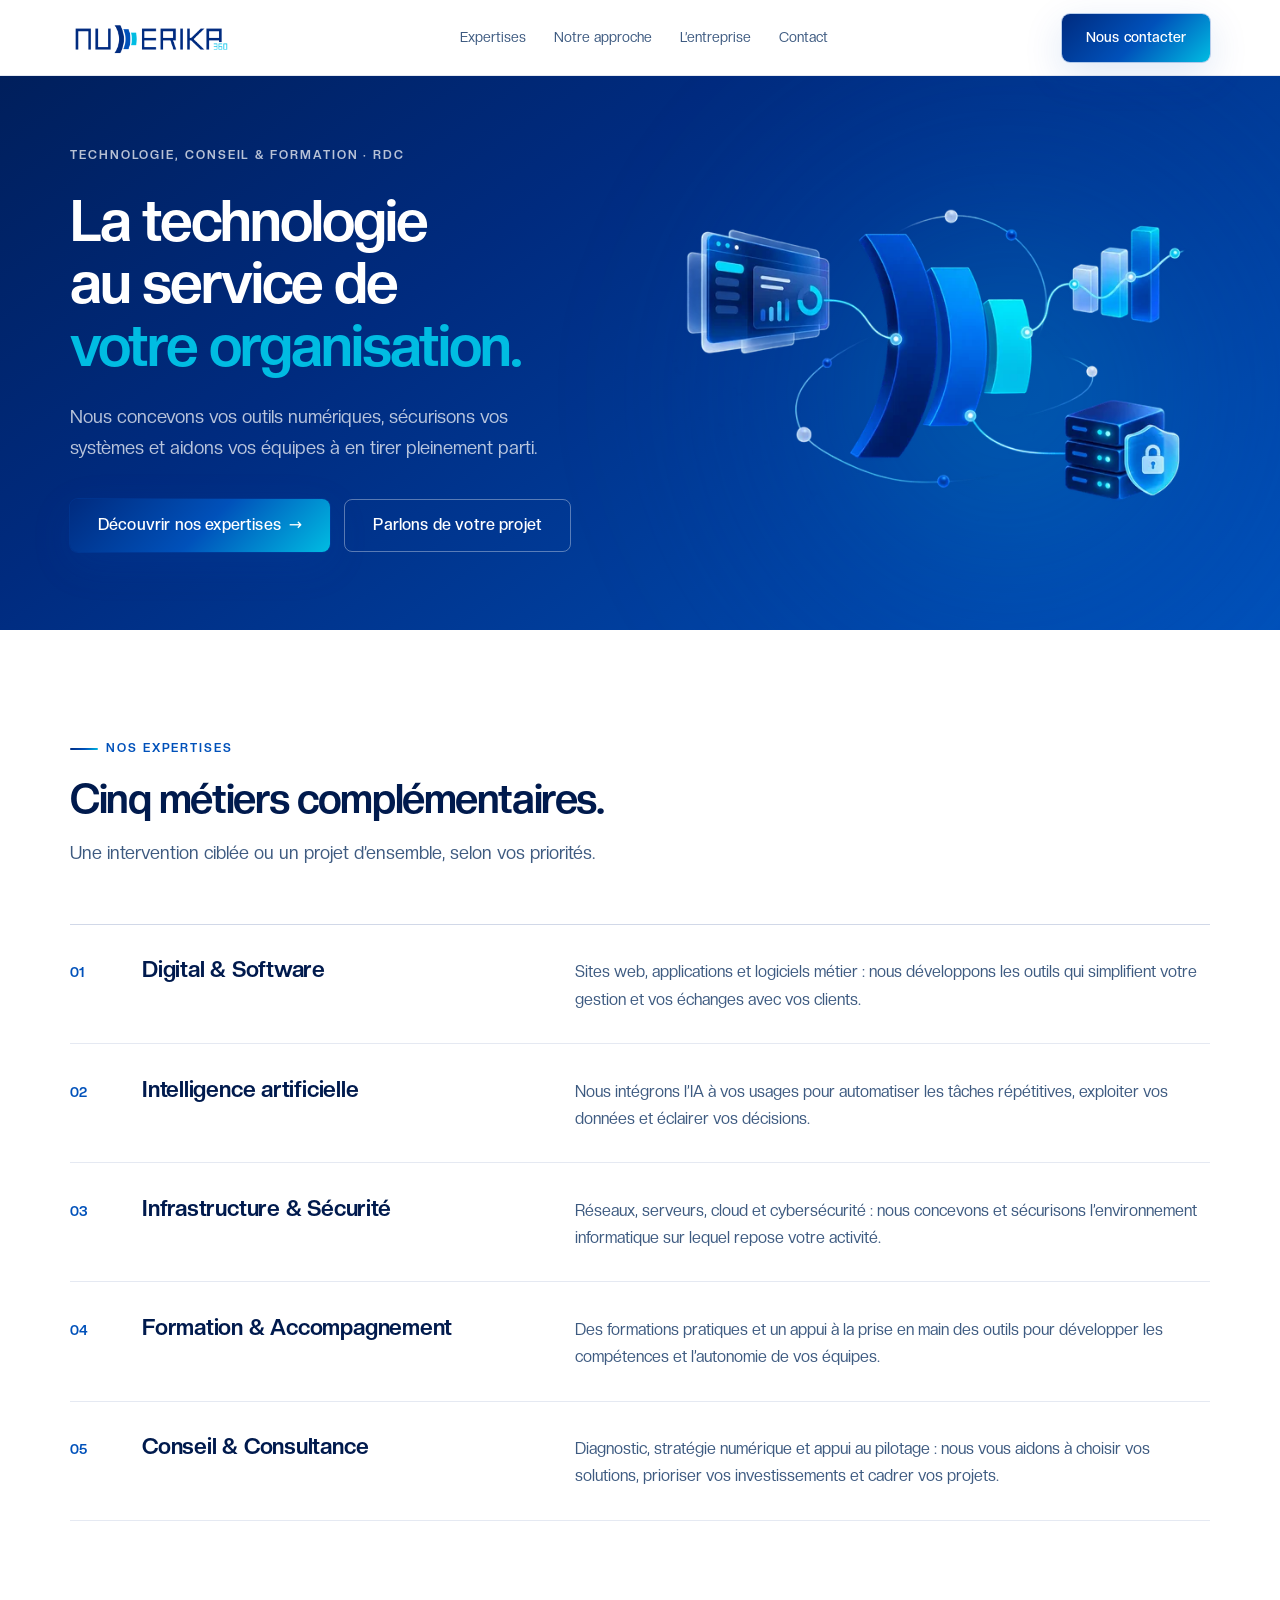
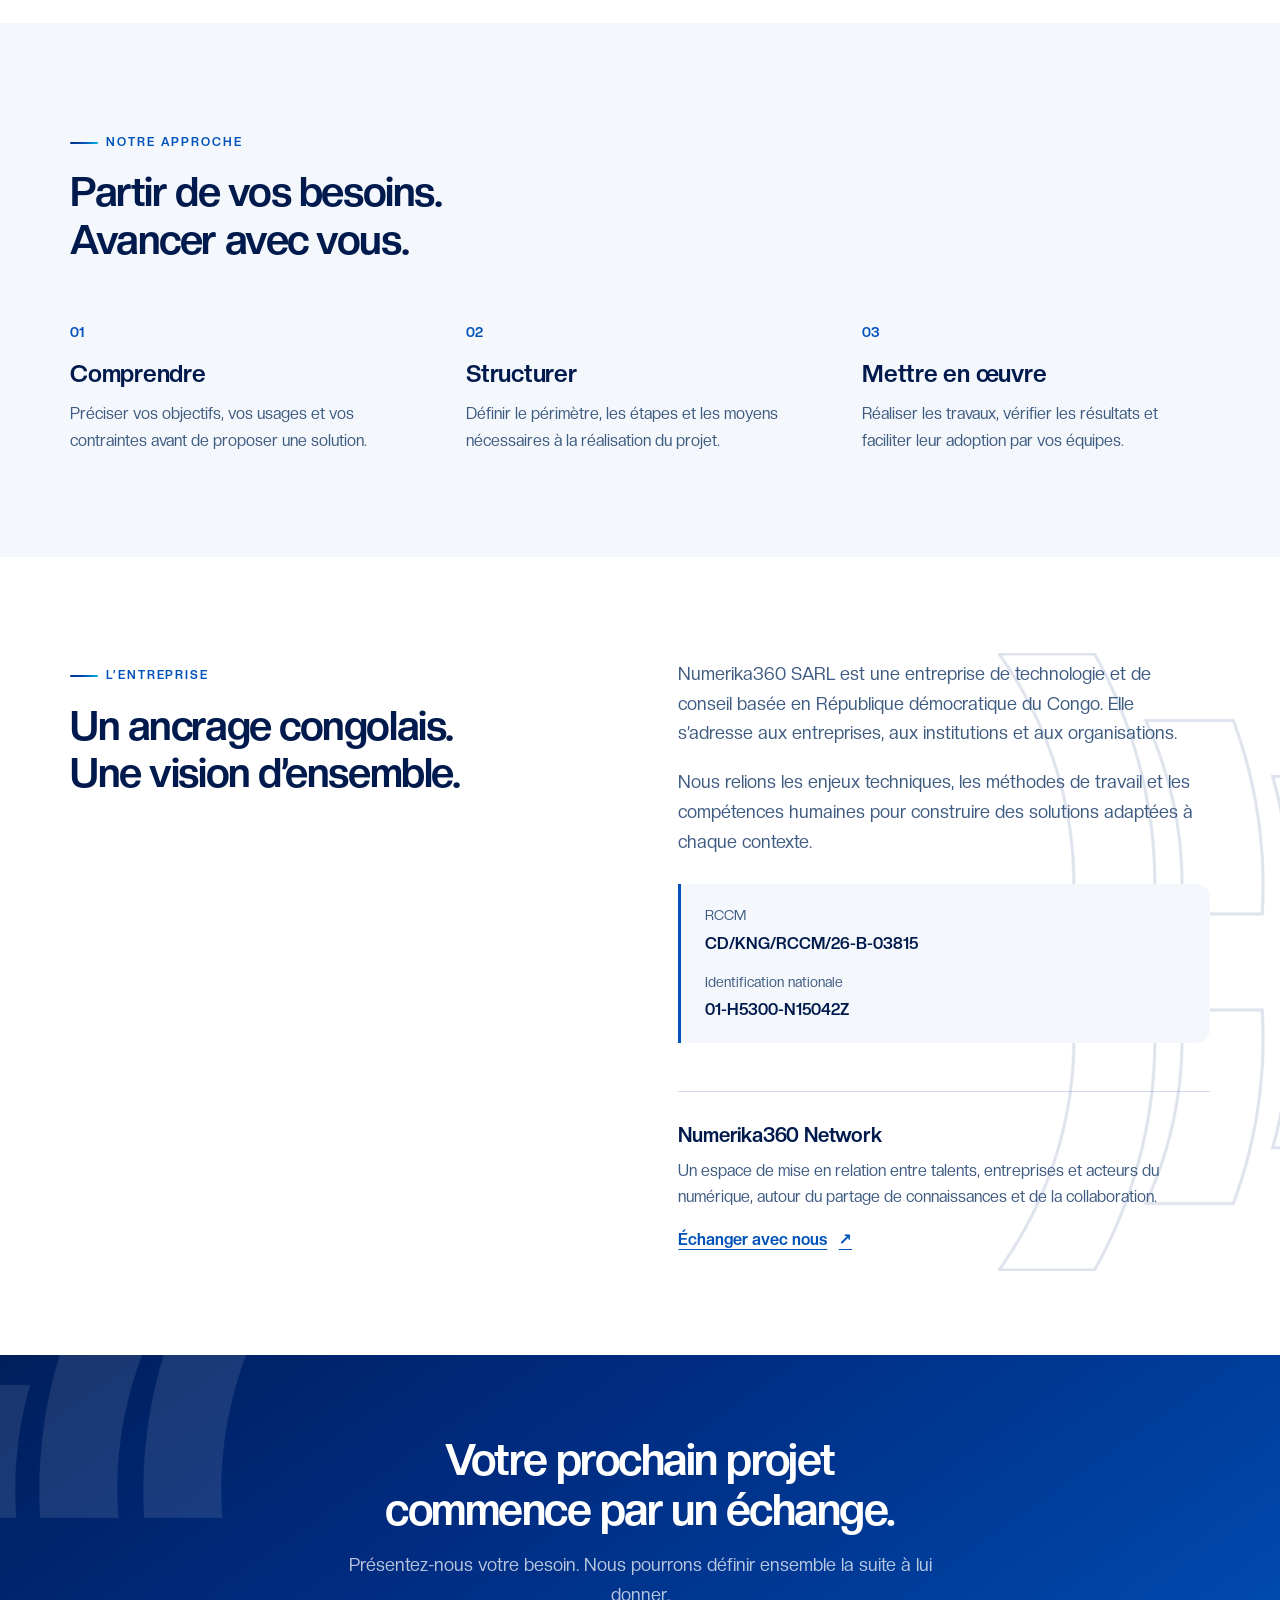
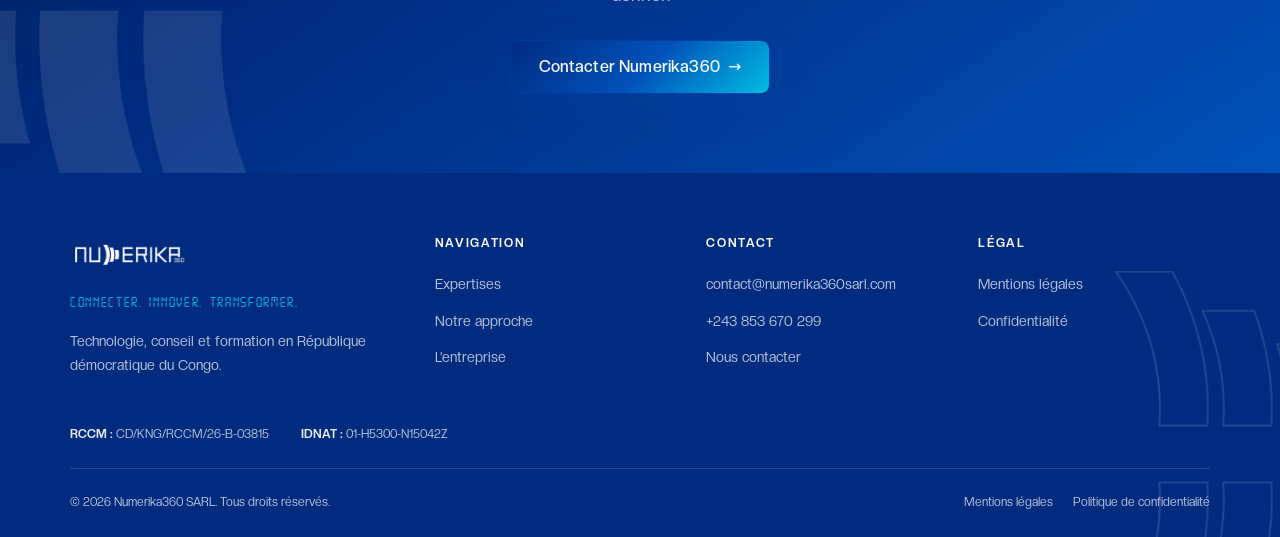
<file: network.html>
<!DOCTYPE html>
<html lang="fr">
<head>
  <meta charset="UTF-8">
  <title>Redirection… | Numerika360 SARL</title>
  <meta http-equiv="refresh" content="0;url=index.html#network">
  <link rel="canonical" href="https://numerika360sarl.com/#network">
  <meta name="robots" content="noindex, follow">
</head>
<body>
  <p><a href="index.html#network">Continuer vers le Network</a></p>
  <script src="js/redirect.js" data-to="index.html#network"></script>
</body>
</html>
</file>
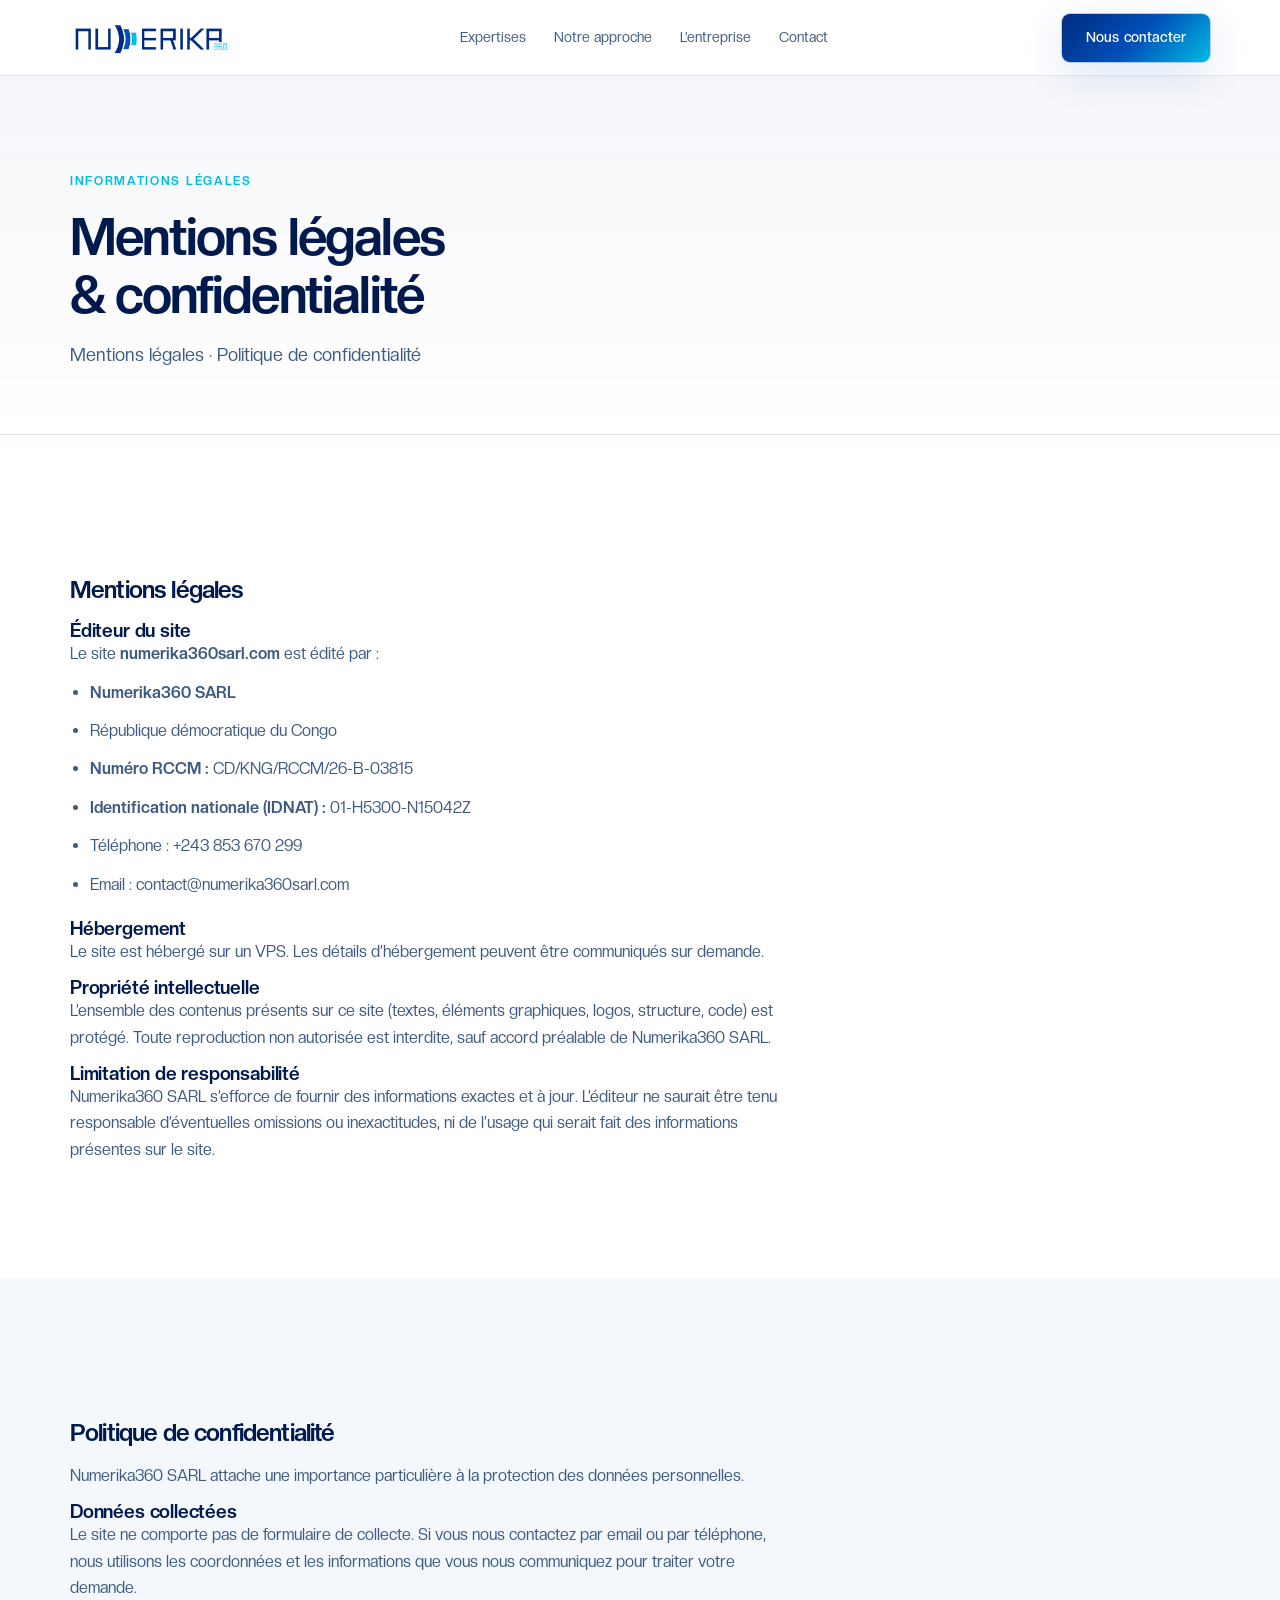
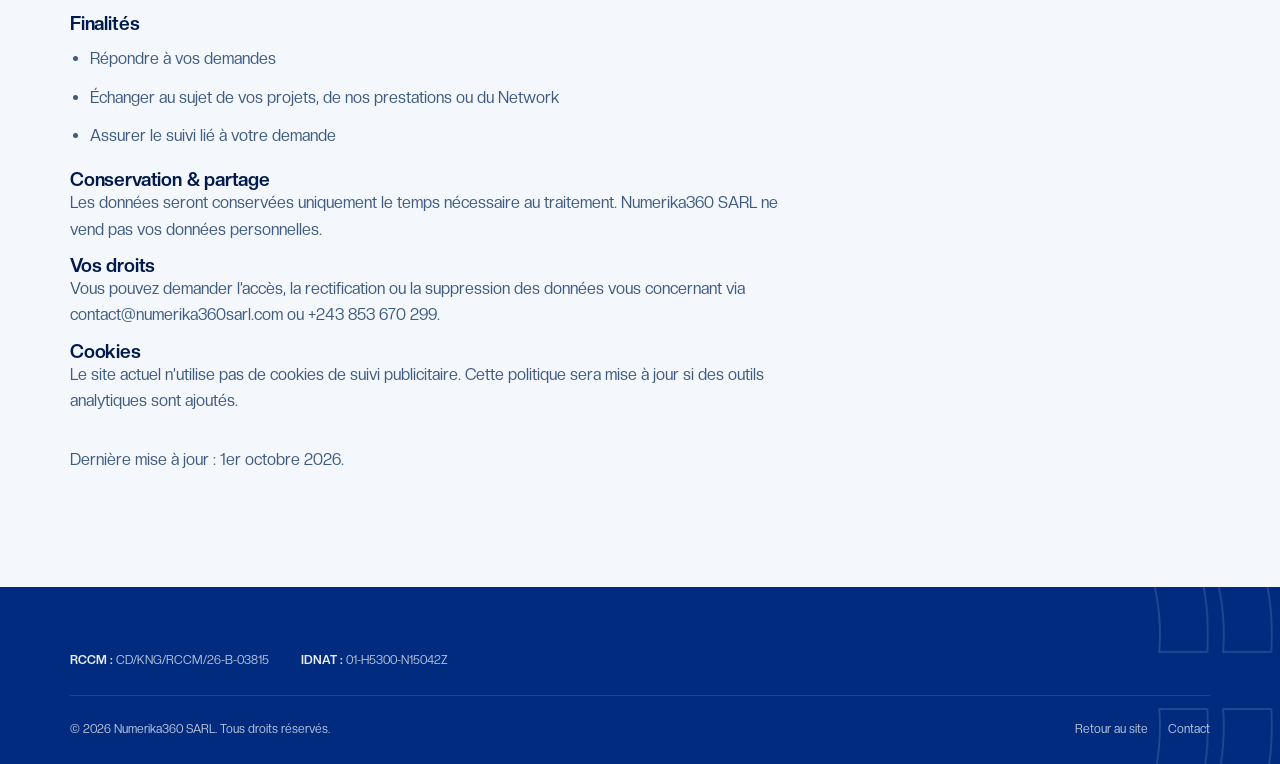
<file: privacy.html>
<!DOCTYPE html>
<html lang="fr">
<head>
  <meta charset="UTF-8">
  <title>Redirection… | Numerika360 SARL</title>
  <meta http-equiv="refresh" content="0;url=mentions.html#confidentialite">
  <link rel="canonical" href="https://numerika360sarl.com/mentions.html#confidentialite">
  <meta name="robots" content="noindex, follow">
</head>
<body>
  <p><a href="mentions.html#confidentialite">Continuer vers la confidentialité</a></p>
  <script src="js/redirect.js" data-to="mentions.html#confidentialite"></script>
</body>
</html>
</file>
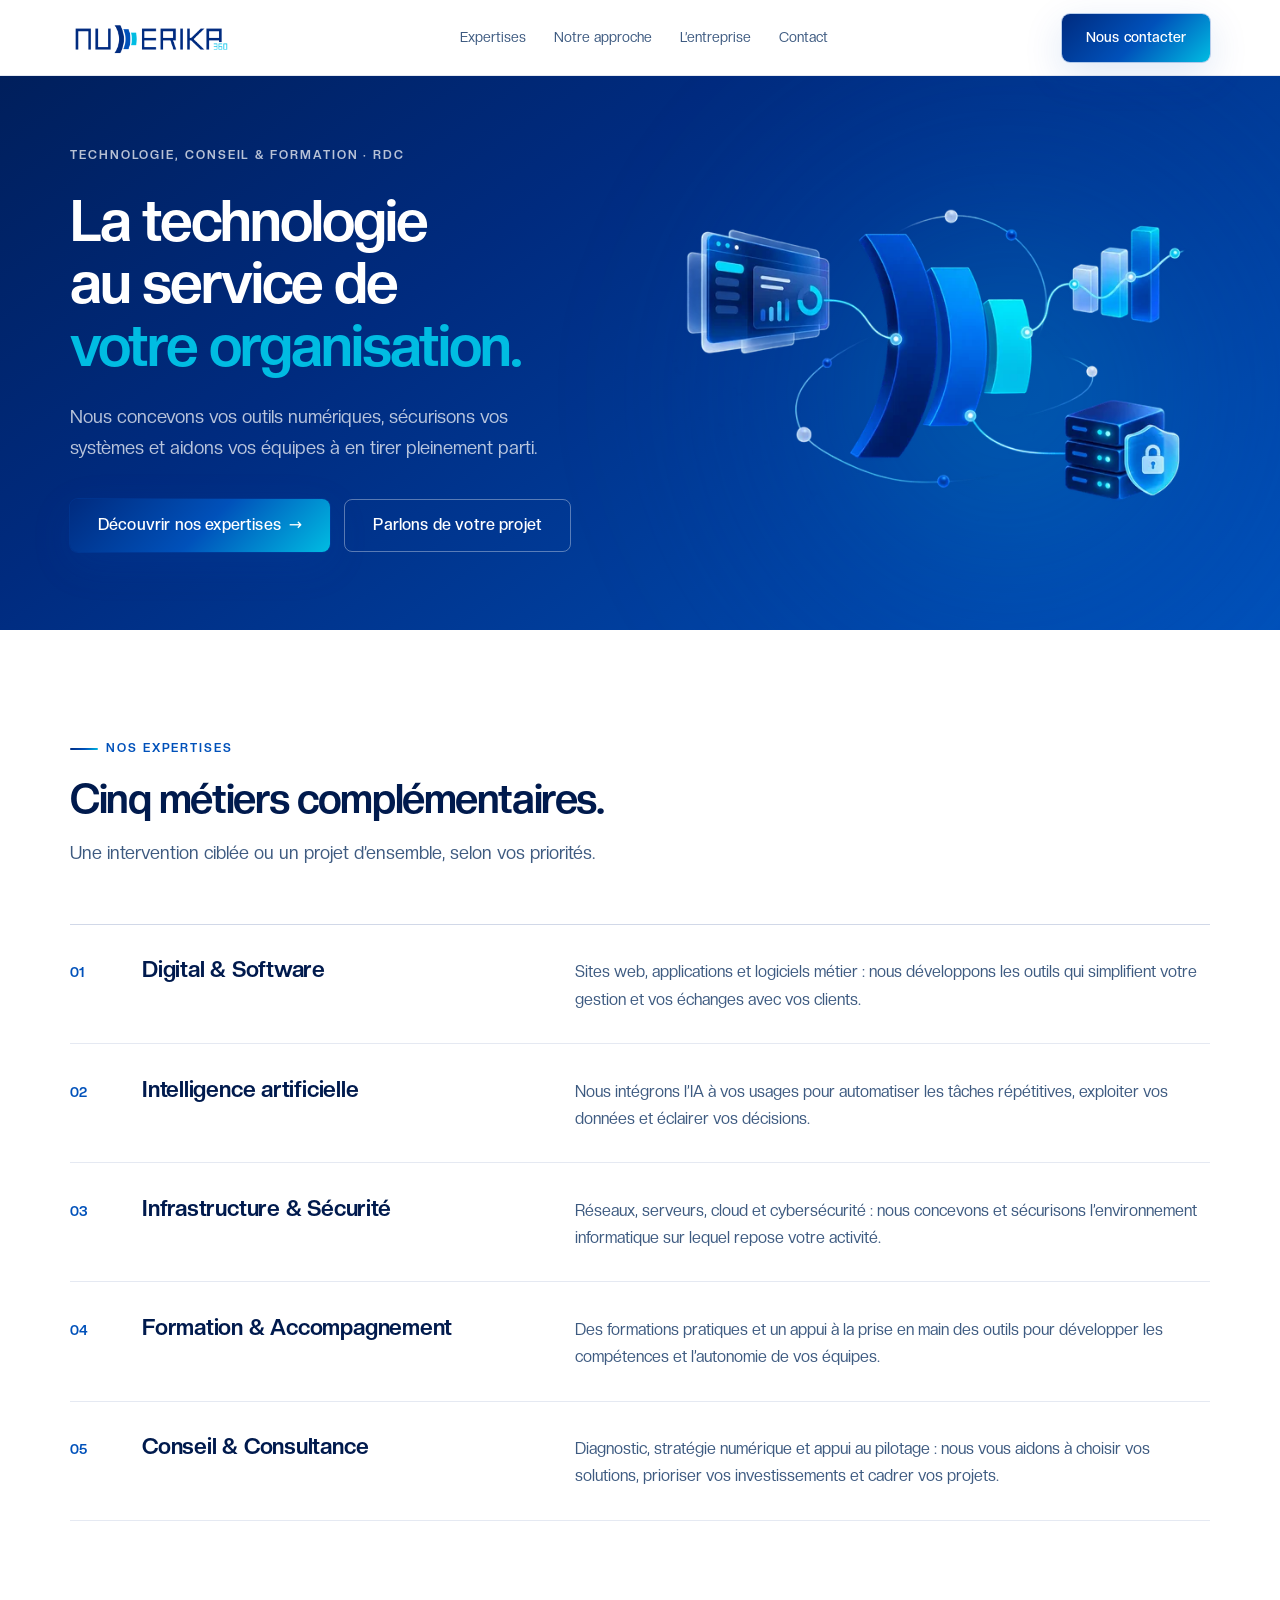
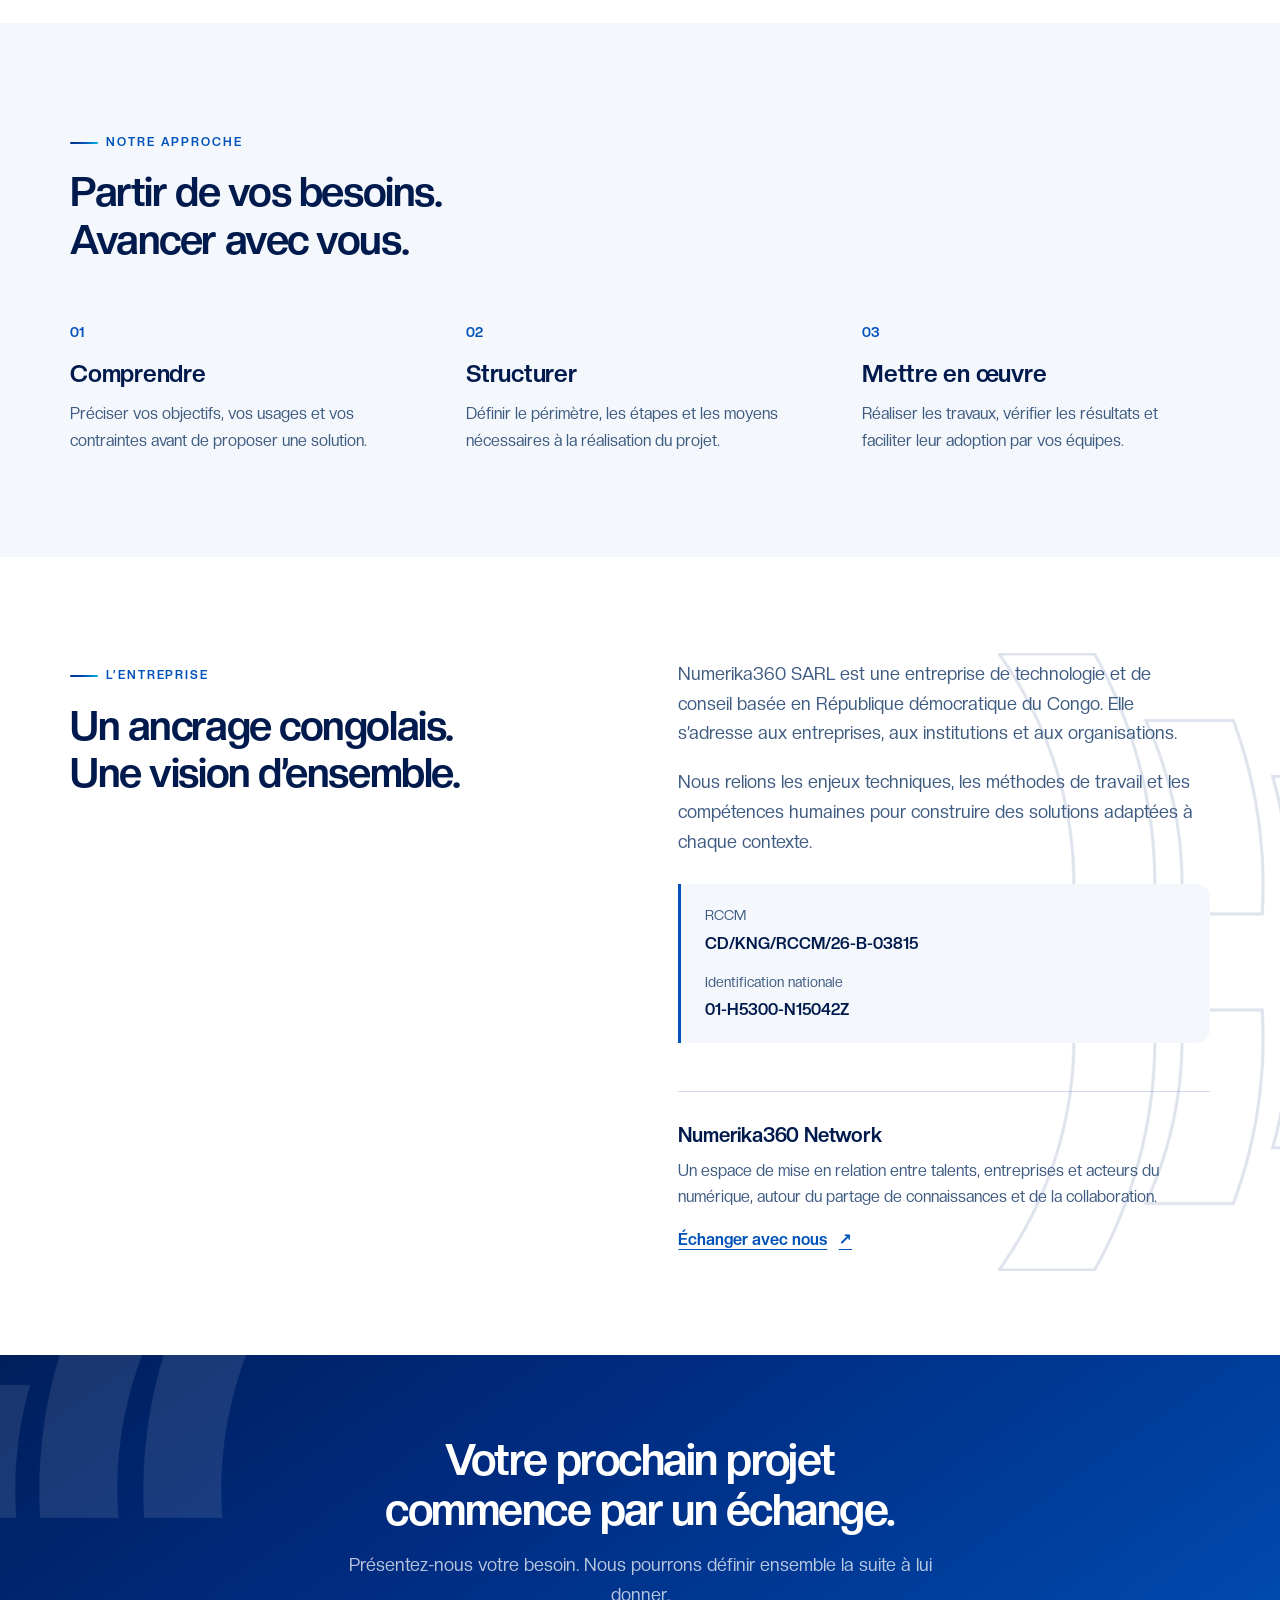
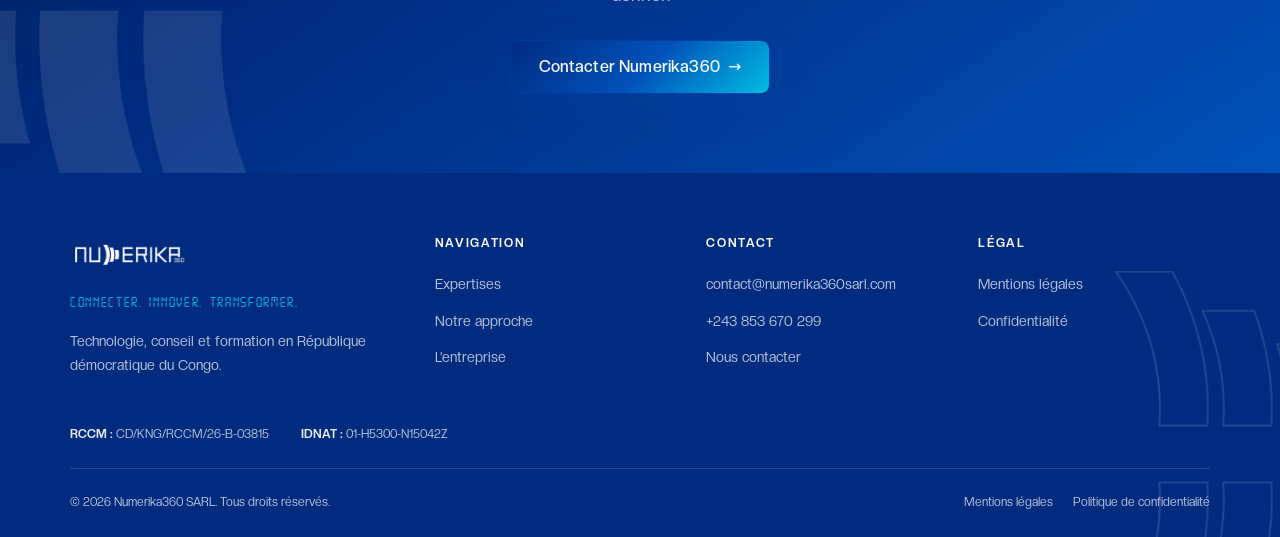
<file: services.html>
<!DOCTYPE html>
<html lang="fr">
<head>
  <meta charset="UTF-8">
  <title>Redirection… | Numerika360 SARL</title>
  <meta http-equiv="refresh" content="0;url=index.html#offre">
  <link rel="canonical" href="https://numerika360sarl.com/#offre">
  <meta name="robots" content="noindex, follow">
</head>
<body>
  <p><a href="index.html#offre">Continuer vers notre offre</a></p>
  <script src="js/redirect.js" data-to="index.html#offre"></script>
</body>
</html>
</file>
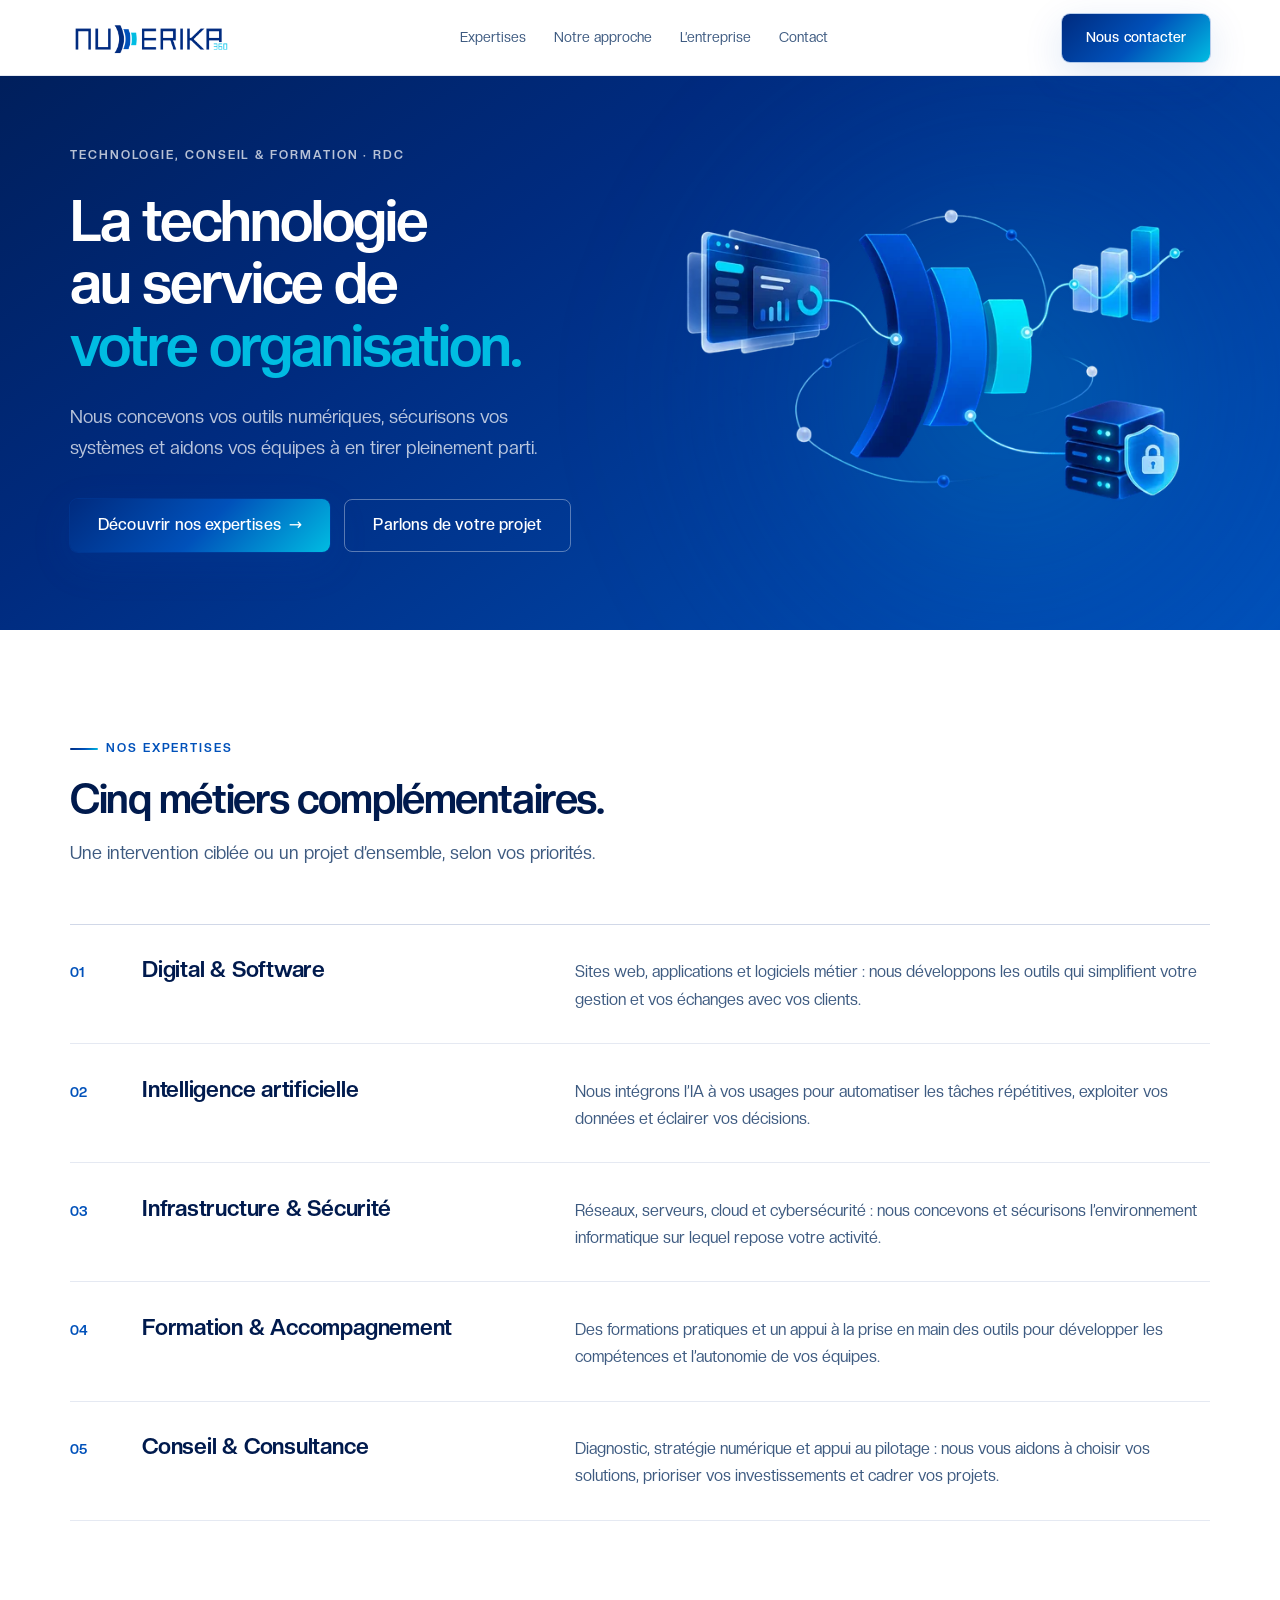
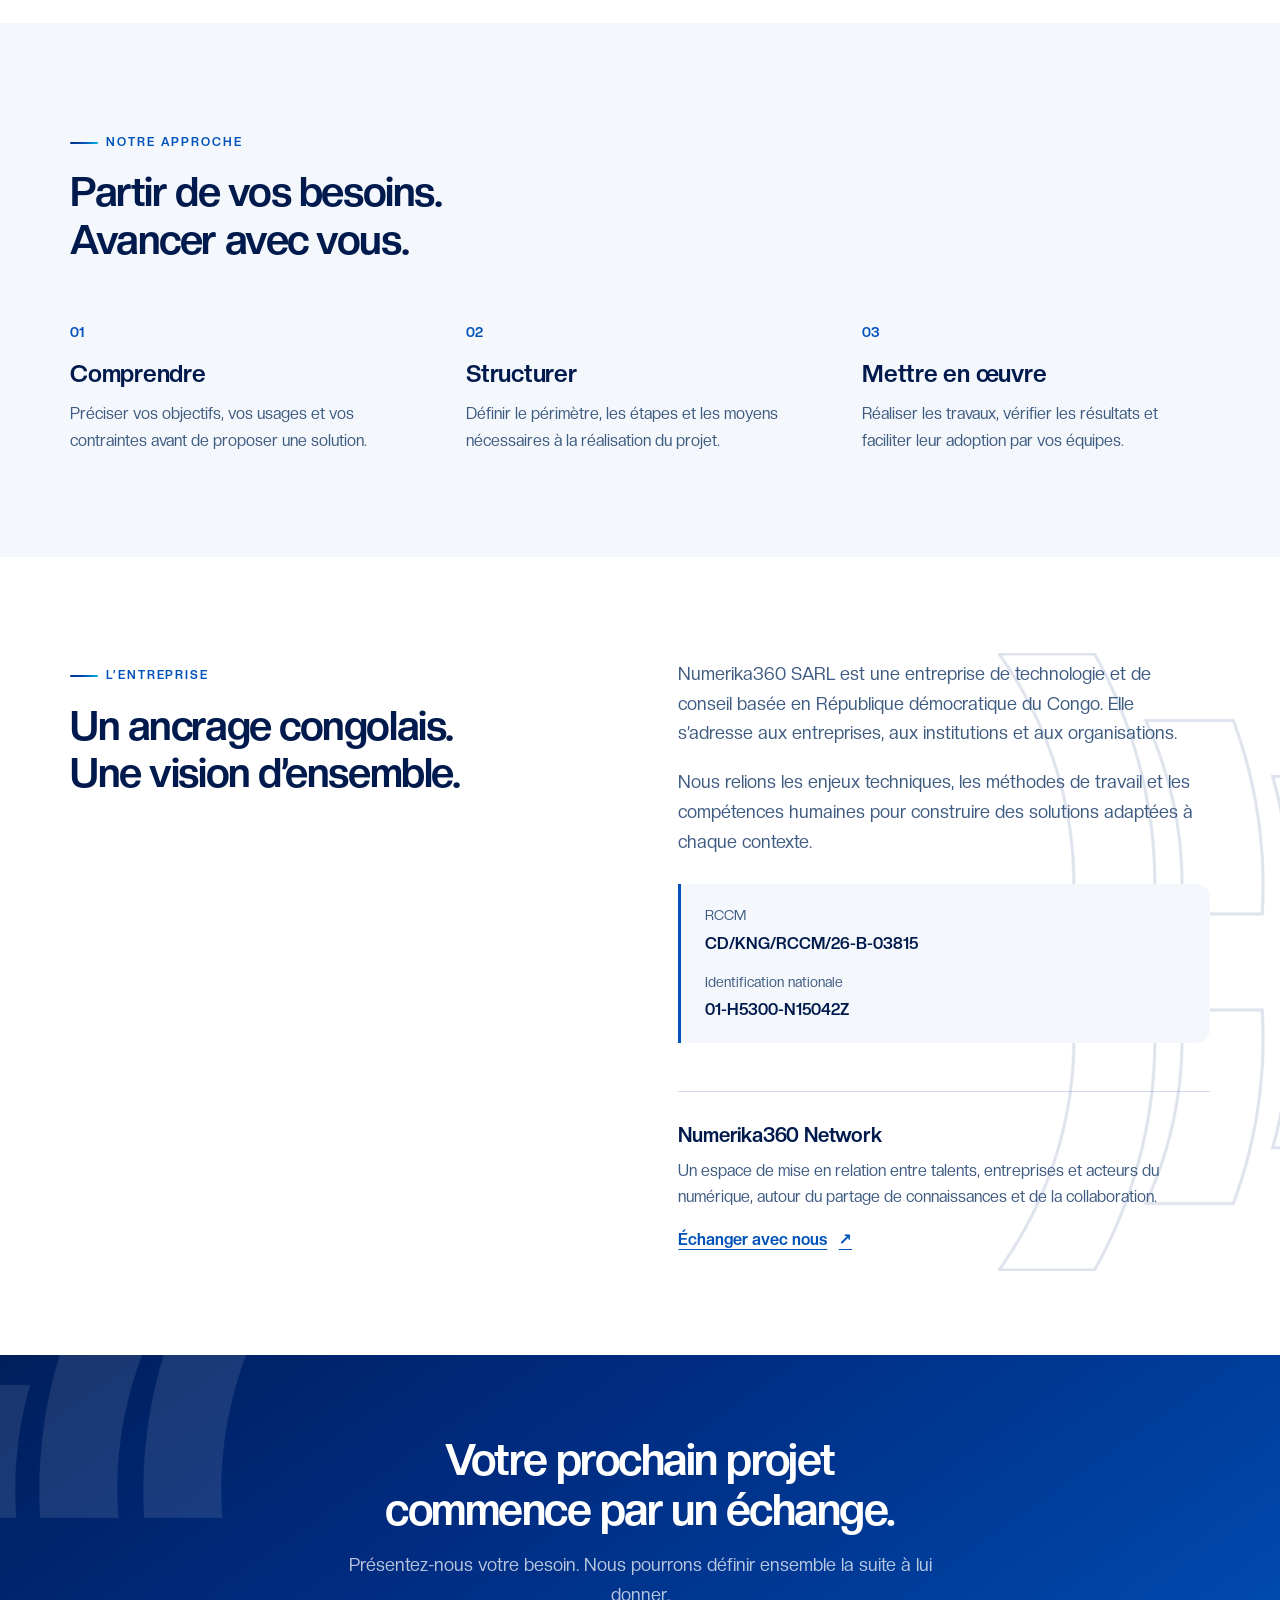
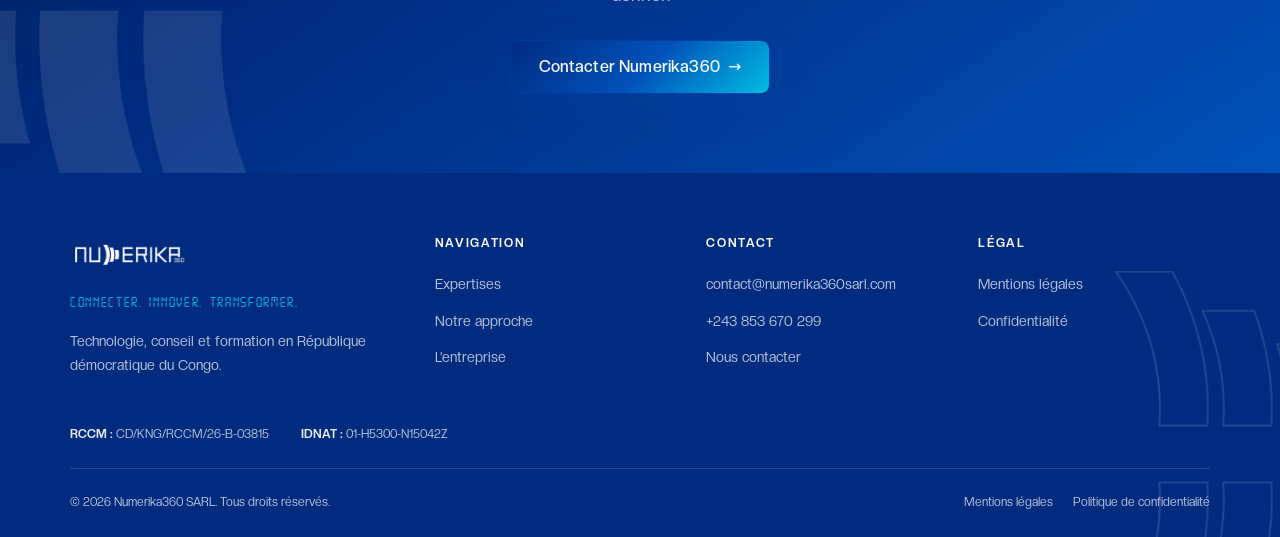
<file: solutions.html>
<!DOCTYPE html>
<html lang="fr">
<head>
  <meta charset="UTF-8">
  <title>Redirection… | Numerika360 SARL</title>
  <meta http-equiv="refresh" content="0;url=index.html#offre">
  <link rel="canonical" href="https://numerika360sarl.com/#offre">
  <meta name="robots" content="noindex, follow">
</head>
<body>
  <p><a href="index.html#offre">Continuer vers Numerika360</a></p>
  <script src="js/redirect.js" data-to="index.html#offre"></script>
</body>
</html>
</file>
<file: css/fonts.css>
/* ============================================================
   Numerika360 SARL — Polices officielles
   Creato Display (corps) · Technology (titres / slogans)
   ============================================================ */

@font-face {
  font-family: "Creato Display";
  src: url("../assets/police/CreatoDisplay-Regular.otf") format("opentype");
  font-weight: 400;
  font-style: normal;
  font-display: swap;
}

@font-face {
  font-family: "Creato Display";
  src: url("../assets/police/CreatoDisplay-Medium.otf") format("opentype");
  font-weight: 500;
  font-style: normal;
  font-display: swap;
}

@font-face {
  font-family: "Creato Display";
  src: url("../assets/police/CreatoDisplay-Bold.otf") format("opentype");
  font-weight: 700;
  font-style: normal;
  font-display: swap;
}

@font-face {
  font-family: "Creato Display";
  src: url("../assets/police/CreatoDisplay-ExtraBold.otf") format("opentype");
  font-weight: 800;
  font-style: normal;
  font-display: swap;
}

@font-face {
  font-family: "Technology";
  src: url("../assets/police/Technology.ttf") format("truetype");
  font-weight: 400;
  font-style: normal;
  font-display: swap;
}

@font-face {
  font-family: "Technology";
  src: url("../assets/police/Technology-Bold.ttf") format("truetype");
  font-weight: 700;
  font-style: normal;
  font-display: swap;
}
</file>
<file: css/style.css>
/* ============================================================
   Numerika360 SARL — Design System
   Light · Premium · Minimal · Corporate
   ============================================================ */

:root {
  /* Charte Numerika360 */
  --blue-cobalt: #002b7f;
  --blue-royal: #0051ba;
  --blue-cyan: #00bce2;
  --white: #ffffff;

  /* Surfaces */
  --bg-primary: #ffffff;
  --bg-secondary: #f4f8fc;
  --bg-card: #ffffff;
  --bg-dark: var(--blue-cobalt);
  --border: rgba(0, 43, 127, 0.1);
  --border-strong: rgba(0, 43, 127, 0.18);

  /* Text */
  --text-primary: #001a4d;
  --text-secondary: #3d5a80;
  --text-muted: #6b8299;
  --text-on-dark: rgba(255, 255, 255, 0.92);
  --text-on-dark-muted: rgba(255, 255, 255, 0.72);

  /* Accents */
  --accent: var(--blue-royal);
  --accent-2: var(--blue-cyan);
  --glow-cyan: rgba(0, 188, 226, 0.22);
  --gradient-brand: linear-gradient(135deg, var(--blue-cobalt) 0%, var(--blue-royal) 52%, var(--blue-cyan) 100%);
  --gradient-hero: linear-gradient(145deg, #001f5c 0%, var(--blue-cobalt) 35%, var(--blue-royal) 100%);

  /* Typography */
  --font: "Creato Display", system-ui, -apple-system, BlinkMacSystemFont, "Segoe UI", sans-serif;
  --font-display: "Technology", var(--font);
  --fs-xs: 0.75rem;
  --fs-sm: 0.875rem;
  --fs-base: 1rem;
  --fs-md: 1.125rem;
  --fs-lg: 1.25rem;
  --fs-xl: 1.5rem;
  --fs-2xl: 2rem;
  --lh-tight: 1.12;
  --lh-normal: 1.65;
  --tracking: -0.01em;
  --tracking-display: 0.04em;

  /* Layout */
  --container: 1140px;
  --nav-h: 76px;
  --section-y: clamp(4.5rem, 8vw, 7.5rem);
  --radius: 14px;
  --radius-sm: 8px;
  --radius-lg: 22px;
  --radius-pill: 999px;

  /* Motion */
  --ease: cubic-bezier(0.22, 1, 0.36, 1);
  --duration: 350ms;
  --duration-fast: 200ms;

  /* Shadows */
  --shadow-glow: 0 12px 40px rgba(0, 81, 186, 0.14);
  --shadow-soft: 0 4px 28px rgba(0, 43, 127, 0.07);
  --shadow-card: 0 8px 32px rgba(0, 43, 127, 0.08);
}

/* ---------- Reset ---------- */
*,
*::before,
*::after {
  box-sizing: border-box;
  margin: 0;
  padding: 0;
}

html {
  scroll-behavior: smooth;
  scroll-padding-top: calc(var(--nav-h) + 0.75rem);
  -webkit-text-size-adjust: 100%;
}

body {
  font-family: var(--font);
  font-size: var(--fs-base);
  line-height: var(--lh-normal);
  color: var(--text-primary);
  background: var(--bg-primary);
  -webkit-font-smoothing: antialiased;
  -moz-osx-font-smoothing: grayscale;
  overflow-x: hidden;
}

img,
svg {
  display: block;
  max-width: 100%;
  height: auto;
}

a {
  color: inherit;
  text-decoration: none;
}

ul,
ol {
  list-style: none;
}

button,
input,
textarea,
select {
  font: inherit;
  color: inherit;
}

button {
  cursor: pointer;
  border: none;
  background: none;
}

:focus-visible {
  outline: 2px solid var(--accent-2);
  outline-offset: 3px;
}

[id] {
  scroll-margin-top: calc(var(--nav-h) + 1.25rem);
}

.sr-only {
  position: absolute;
  width: 1px;
  height: 1px;
  padding: 0;
  margin: -1px;
  overflow: hidden;
  clip: rect(0, 0, 0, 0);
  white-space: nowrap;
  border: 0;
}

/* ---------- Layout ---------- */
.container {
  width: min(100% - 2.5rem, var(--container));
  margin-inline: auto;
}

.section {
  padding-block: var(--section-y);
  position: relative;
}

.section--alt {
  background: var(--bg-secondary);
}

.section__header {
  max-width: 640px;
  margin-bottom: clamp(2.5rem, 5vw, 3.5rem);
}

.section__header--center {
  margin-inline: auto;
  text-align: center;
}

.section__label {
  display: inline-flex;
  align-items: center;
  gap: 0.5rem;
  font-size: var(--fs-xs);
  font-weight: 700;
  letter-spacing: 0.16em;
  text-transform: uppercase;
  color: var(--accent);
  margin-bottom: 1rem;
}

.section__label::before {
  content: "";
  width: 28px;
  height: 2px;
  border-radius: 2px;
  background: var(--gradient-brand);
}

.section__title {
  font-size: clamp(1.75rem, 3.5vw, 2.75rem);
  font-weight: 600;
  letter-spacing: var(--tracking);
  line-height: var(--lh-tight);
  margin-bottom: 1rem;
}

.section__subtitle {
  font-size: var(--fs-md);
  color: var(--text-secondary);
  line-height: var(--lh-normal);
  max-width: 540px;
}

.section__header--center .section__subtitle {
  margin-inline: auto;
}

/* ---------- Typography ---------- */
.font-display {
  font-family: var(--font-display);
  font-weight: 400;
  letter-spacing: var(--tracking-display);
  text-transform: uppercase;
}

h1, h2 {
  font-family: var(--font-display);
  font-weight: 400;
  letter-spacing: var(--tracking-display);
  line-height: var(--lh-tight);
}

h3, h4 {
  font-weight: 600;
  letter-spacing: var(--tracking);
  line-height: var(--lh-tight);
}

.section__title,
.page-hero__title,
.cta-final__title,
.solution-card__title,
.pole-card__title,
.expertise-panel__title {
  font-family: var(--font-display);
  font-weight: 400;
  letter-spacing: var(--tracking-display);
  text-transform: uppercase;
}

.hero__title {
  font-family: var(--font-display);
  font-weight: 400;
  letter-spacing: 0.03em;
  text-transform: none;
  font-size: clamp(1.85rem, 4.2vw, 3.15rem);
  line-height: 1.1;
  overflow-wrap: break-word;
  margin-bottom: 1.5rem;
}

.lead {
  font-size: var(--fs-md);
  color: var(--text-secondary);
  line-height: var(--lh-normal);
}

.text-muted {
  color: var(--text-muted);
}

/* ---------- Buttons ---------- */
.btn {
  display: inline-flex;
  align-items: center;
  justify-content: center;
  gap: 0.5rem;
  min-height: 48px;
  padding: 0.75rem 1.5rem;
  font-size: var(--fs-sm);
  font-weight: 500;
  letter-spacing: 0.01em;
  border-radius: var(--radius-sm);
  transition: background var(--duration) var(--ease),
              border-color var(--duration) var(--ease),
              color var(--duration) var(--ease),
              transform var(--duration) var(--ease),
              box-shadow var(--duration) var(--ease);
  white-space: nowrap;
}

.btn--primary {
  background: var(--gradient-brand);
  color: var(--white);
  box-shadow: 0 0 0 1px rgba(0, 81, 186, 0.25), var(--shadow-glow);
}

.btn--primary:hover {
  filter: brightness(1.06);
  transform: translateY(-2px);
}

.btn--secondary {
  background: transparent;
  color: var(--text-primary);
  border: 1px solid var(--border-strong);
}

.btn--secondary:hover {
  border-color: rgba(0, 81, 186, 0.45);
  background: rgba(0, 81, 186, 0.05);
  transform: translateY(-2px);
}

.btn--outline-light {
  background: transparent;
  color: var(--white);
  border: 1px solid rgba(255, 255, 255, 0.35);
}

.btn--outline-light:hover {
  background: rgba(255, 255, 255, 0.1);
  border-color: rgba(255, 255, 255, 0.55);
  transform: translateY(-2px);
}

.btn--lg {
  min-height: 52px;
  padding-inline: 1.75rem;
  font-size: var(--fs-base);
}

.btn-group {
  display: flex;
  flex-wrap: wrap;
  gap: 0.875rem;
}

/* ---------- Navbar ---------- */
.header {
  position: sticky;
  top: 0;
  z-index: 1200;
  height: var(--nav-h);
  transition: background var(--duration) var(--ease),
              border-color var(--duration) var(--ease),
              backdrop-filter var(--duration) var(--ease);
  border-bottom: 1px solid transparent;
  background: transparent;
}

.header.is-scrolled,
.header.is-menu-open {
  background: #FFFFFF;
  backdrop-filter: none;
  -webkit-backdrop-filter: none;
  border-bottom-color: var(--border);
}

.header.is-menu-open {
  border-bottom-color: transparent;
}

.nav {
  display: flex;
  align-items: center;
  justify-content: space-between;
  height: var(--nav-h);
  gap: 1.5rem;
}

.logo {
  display: inline-flex;
  align-items: center;
  z-index: 1001;
}

.logo__img {
  display: block;
  height: 36px;
  width: auto;
  max-width: min(200px, 52vw);
}

.logo__img--footer {
  height: 32px;
}

.nav__links {
  display: flex;
  align-items: center;
  gap: 0.25rem;
}

.nav__link {
  padding: 0.5rem 0.75rem;
  font-size: var(--fs-sm);
  color: var(--text-secondary);
  border-radius: 6px;
  transition: color var(--duration-fast) var(--ease),
              background var(--duration-fast) var(--ease);
}

.nav__link:hover,
.nav__link.is-active {
  color: var(--text-primary);
}

.nav__link.is-active {
  background: rgba(0, 81, 186, 0.08);
  color: var(--accent);
}

.nav__phone {
  display: none;
  align-items: center;
  gap: 0.45rem;
  padding: 0.55rem 1rem;
  font-size: var(--fs-sm);
  font-weight: 600;
  color: var(--accent);
  border: 1px solid rgba(0, 81, 186, 0.2);
  border-radius: var(--radius-pill);
  transition: background var(--duration-fast) var(--ease),
              border-color var(--duration-fast) var(--ease);
}

.nav__phone:hover {
  background: rgba(0, 81, 186, 0.06);
  border-color: rgba(0, 81, 186, 0.35);
}

@media (min-width: 1025px) {
  .nav__phone {
    display: inline-flex;
  }
}

.nav__cta {
  margin-left: 0.5rem;
}

.nav__toggle {
  display: none;
  width: 44px;
  height: 44px;
  align-items: center;
  justify-content: center;
  border-radius: 8px;
  border: 1px solid var(--border);
  z-index: 1001;
  position: relative;
}

.nav__toggle-bar {
  display: block;
  width: 18px;
  height: 1.5px;
  background: var(--text-primary);
  position: relative;
  transition: background var(--duration-fast) var(--ease);
}

.nav__toggle-bar::before,
.nav__toggle-bar::after {
  content: "";
  position: absolute;
  left: 0;
  width: 18px;
  height: 1.5px;
  background: var(--text-primary);
  transition: transform var(--duration) var(--ease), top var(--duration) var(--ease);
}

.nav__toggle-bar::before { top: -6px; }
.nav__toggle-bar::after { top: 6px; }

.nav__toggle[aria-expanded="true"] .nav__toggle-bar {
  background: transparent;
}

.nav__toggle[aria-expanded="true"] .nav__toggle-bar::before {
  top: 0;
  transform: rotate(45deg);
}

.nav__toggle[aria-expanded="true"] .nav__toggle-bar::after {
  top: 0;
  transform: rotate(-45deg);
}

.nav__mobile {
  position: fixed;
  inset: 0;
  top: 0;
  left: 0;
  right: 0;
  bottom: 0;
  width: 100%;
  height: 100%;
  min-height: 100vh;
  min-height: 100dvh;
  background: #FFFFFF;
  display: flex;
  flex-direction: column;
  justify-content: center;
  padding: calc(var(--nav-h) + 1.5rem) 1.75rem 2.5rem;
  opacity: 0;
  visibility: hidden;
  pointer-events: none;
  transition: opacity var(--duration) var(--ease),
              visibility var(--duration) var(--ease);
  z-index: 1100;
}

.nav__mobile.is-open {
  opacity: 1;
  visibility: visible;
  pointer-events: auto;
}

.nav__mobile-links {
  display: flex;
  flex-direction: column;
  gap: 0.25rem;
}

.nav__mobile-link {
  font-size: var(--fs-2xl);
  font-weight: 500;
  letter-spacing: var(--tracking);
  padding: 0.75rem 0;
  color: var(--text-secondary);
  border-bottom: 1px solid var(--border);
  transition: color var(--duration-fast) var(--ease);
}

.nav__mobile-link:hover,
.nav__mobile-link.is-active {
  color: var(--text-primary);
}

.nav__mobile-cta {
  margin-top: 2rem;
  width: 100%;
}

/* ---------- Hero ---------- */
.hero {
  position: relative;
  min-height: auto;
  display: flex;
  align-items: flex-start;
  padding-block: clamp(3rem, 6vw, 5rem) clamp(3.5rem, 8vw, 6rem);
  overflow: visible;
  color: var(--text-on-dark);
}

.hero--brand {
  background: var(--gradient-hero);
  overflow: hidden;
  isolation: isolate;
}

.hero--brand .hero__subtitle,
.hero--brand .hero__label {
  color: var(--text-on-dark-muted);
}

.hero--brand .hero__title {
  color: var(--white);
}

.hero__bg {
  position: absolute;
  inset: 0;
  pointer-events: none;
  overflow: hidden;
}

.hero__grid {
  position: absolute;
  inset: 0;
  background-image:
    linear-gradient(rgba(255, 255, 255, 0.04) 1px, transparent 1px),
    linear-gradient(90deg, rgba(255, 255, 255, 0.04) 1px, transparent 1px);
  background-size: 64px 64px;
  mask-image: radial-gradient(ellipse 70% 60% at 50% 40%, black 20%, transparent 75%);
  -webkit-mask-image: radial-gradient(ellipse 70% 60% at 50% 40%, black 20%, transparent 75%);
}

.hero__glow {
  position: absolute;
  width: 800px;
  height: 800px;
  border-radius: 50%;
  top: -15%;
  right: -10%;
  background: radial-gradient(circle, rgba(0, 188, 226, 0.22) 0%, rgba(0, 81, 186, 0.12) 40%, transparent 70%);
  filter: blur(50px);
}

.hero__canvas {
  position: absolute;
  inset: 0;
  width: 100%;
  height: 100%;
  opacity: 0.35;
}

.hero__content {
  position: relative;
  z-index: 3;
  max-width: 780px;
}

.hero__label {
  display: inline-flex;
  align-items: center;
  font-size: var(--fs-xs);
  font-weight: 600;
  letter-spacing: 0.16em;
  text-transform: uppercase;
  color: var(--accent-2);
  margin-bottom: 1.5rem;
}

.hero__subtitle {
  font-size: clamp(1rem, 1.5vw, 1.15rem);
  max-width: 560px;
  margin-bottom: 2.25rem;
  line-height: 1.7;
}

/* Page hero (inner pages) */
.page-hero {
  position: relative;
  padding: clamp(4rem, 8vw, 6rem) 0 clamp(3rem, 5vw, 4rem);
  overflow: hidden;
  background: linear-gradient(180deg, rgba(0, 43, 127, 0.04) 0%, transparent 100%);
  border-bottom: 1px solid var(--border);
}

.page-hero__glow {
  position: absolute;
  width: 520px;
  height: 520px;
  border-radius: 50%;
  top: -45%;
  right: -8%;
  background: radial-gradient(circle, rgba(0, 188, 226, 0.14) 0%, transparent 70%);
  pointer-events: none;
}

.page-hero__label {
  font-size: var(--fs-xs);
  font-weight: 600;
  letter-spacing: 0.14em;
  text-transform: uppercase;
  color: var(--accent-2);
  margin-bottom: 1rem;
}

.page-hero__title {
  font-size: clamp(2rem, 4.5vw, 3.25rem);
  margin-bottom: 1rem;
  max-width: 700px;
}

.page-hero__subtitle {
  font-size: var(--fs-md);
  color: var(--text-secondary);
  max-width: 540px;
  line-height: var(--lh-normal);
}

/* ---------- Cards ---------- */
.card {
  background: var(--bg-card);
  border: 1px solid var(--border);
  border-radius: var(--radius);
  padding: 1.75rem;
  box-shadow: var(--shadow-soft);
  transition: transform var(--duration) var(--ease),
              border-color var(--duration) var(--ease),
              box-shadow var(--duration) var(--ease);
}

.card:hover {
  transform: translateY(-4px);
  border-color: rgba(0, 81, 186, 0.35);
  box-shadow: 0 0 0 1px rgba(0, 81, 186, 0.1), var(--shadow-glow);
}

.card__title {
  font-size: var(--fs-lg);
  font-weight: 600;
  margin-bottom: 0.75rem;
}

.card__text {
  font-size: var(--fs-sm);
  color: var(--text-secondary);
  line-height: var(--lh-normal);
}

/* Expertise panels — image cards */
.expertise-panels {
  display: grid;
  grid-template-columns: repeat(2, 1fr);
  gap: 1.25rem;
}

.expertise-panel {
  position: relative;
  display: flex;
  align-items: center;
  justify-content: center;
  min-height: clamp(220px, 28vw, 300px);
  border-radius: var(--radius-lg);
  overflow: hidden;
  border: 1px solid var(--border);
  isolation: isolate;
  transition: transform var(--duration) var(--ease),
              border-color var(--duration) var(--ease),
              box-shadow var(--duration) var(--ease);
}

.expertise-panel:hover {
  transform: translateY(-4px);
  border-color: rgba(0, 81, 186, 0.35);
  box-shadow: var(--shadow-glow);
}

.expertise-panel__img {
  position: absolute;
  inset: 0;
  width: 100%;
  height: 100%;
  object-fit: cover;
  object-position: center;
  z-index: 0;
  transform: scale(1.02);
  transition: transform 0.7s var(--ease);
}

.expertise-panel:hover .expertise-panel__img {
  transform: scale(1.06);
}

.expertise-panel__overlay {
  position: absolute;
  inset: 0;
  z-index: 1;
  background:
    linear-gradient(180deg, rgba(0, 31, 92, 0.35) 0%, rgba(0, 43, 127, 0.72) 55%, rgba(0, 31, 92, 0.88) 100%),
    radial-gradient(ellipse at center, rgba(0, 188, 226, 0.15) 0%, rgba(0, 43, 127, 0.5) 100%);
  transition: background var(--duration) var(--ease);
}

.expertise-panel:hover .expertise-panel__overlay {
  background:
    linear-gradient(180deg, rgba(0, 31, 92, 0.28) 0%, rgba(0, 81, 186, 0.65) 55%, rgba(0, 43, 127, 0.82) 100%),
    radial-gradient(ellipse at center, rgba(0, 188, 226, 0.25) 0%, rgba(0, 43, 127, 0.45) 100%);
}

.expertise-panel__content {
  position: relative;
  z-index: 2;
  text-align: center;
  padding: 2rem 1.5rem;
  max-width: 90%;
}

.expertise-panel__title {
  font-size: clamp(1.35rem, 2.4vw, 1.85rem);
  font-weight: 600;
  letter-spacing: var(--tracking);
  color: #FFFFFF;
  margin-bottom: 0.75rem;
  text-shadow: 0 2px 24px rgba(0, 0, 0, 0.45);
}

.expertise-panel__tags {
  font-size: clamp(0.6875rem, 1.1vw, 0.8125rem);
  font-weight: 500;
  letter-spacing: 0.12em;
  text-transform: uppercase;
  color: rgba(226, 232, 240, 0.92);
}

/* Why grid */
.why-grid {
  display: grid;
  grid-template-columns: repeat(3, 1fr);
  gap: 1.5rem;
}

.why-item {
  padding: 1.75rem;
  border: 1px solid var(--border);
  border-radius: var(--radius);
  background: var(--bg-card);
  box-shadow: var(--shadow-soft);
  transition: transform var(--duration) var(--ease), box-shadow var(--duration) var(--ease);
}

.why-item:hover {
  transform: translateY(-4px);
  box-shadow: var(--shadow-card);
}

.why-item__title {
  font-size: var(--fs-lg);
  margin-bottom: 0.625rem;
  color: var(--accent);
}

.why-item__text {
  font-size: var(--fs-sm);
  color: var(--text-secondary);
}

/* Solutions */
.solutions-grid {
  display: grid;
  grid-template-columns: 1.4fr 1fr;
  gap: 1.5rem;
}

.solution-card {
  background: var(--bg-card);
  border: 1px solid var(--border);
  border-radius: var(--radius-lg);
  padding: clamp(1.75rem, 3vw, 2.5rem);
  display: flex;
  flex-direction: column;
  box-shadow: var(--shadow-soft);
  transition: border-color var(--duration) var(--ease),
              transform var(--duration) var(--ease),
              box-shadow var(--duration) var(--ease);
  position: relative;
  overflow: hidden;
}

.solution-card:hover {
  border-color: rgba(0, 81, 186, 0.4);
  transform: translateY(-3px);
}

.solution-card__badge {
  display: inline-flex;
  align-self: flex-start;
  font-size: 0.6875rem;
  font-weight: 700;
  letter-spacing: 0.12em;
  text-transform: uppercase;
  padding: 0.35rem 0.65rem;
  border-radius: var(--radius-pill);
  background: rgba(0, 81, 186, 0.08);
  color: var(--blue-royal);
  border: 1px solid rgba(0, 81, 186, 0.18);
  margin-bottom: 1.25rem;
}

.solution-card__badge--dev {
  background: rgba(0, 188, 226, 0.1);
  color: #0089a8;
  border-color: rgba(0, 188, 226, 0.25);
}

.solution-card__title {
  font-size: clamp(1.5rem, 2.5vw, 2rem);
  margin-bottom: 1rem;
}

.solution-card__text {
  color: var(--text-secondary);
  font-size: var(--fs-sm);
  margin-bottom: 1rem;
  flex: 1;
  line-height: 1.6;
}

.solution-card__body .btn {
  margin-top: auto;
}

/* Formation tags */
.tags {
  display: flex;
  flex-wrap: wrap;
  gap: 0.625rem;
}

.tag {
  display: inline-flex;
  align-items: center;
  padding: 0.5rem 0.9rem;
  font-size: var(--fs-sm);
  color: var(--text-secondary);
  background: var(--bg-secondary);
  border: 1px solid var(--border);
  border-radius: 6px;
  transition: border-color var(--duration-fast) var(--ease),
              color var(--duration-fast) var(--ease),
              background var(--duration-fast) var(--ease);
}

.tag:hover {
  border-color: rgba(0, 81, 186, 0.35);
  color: var(--text-primary);
  background: rgba(0, 81, 186, 0.04);
}

/* Network */
.network-grid {
  display: grid;
  grid-template-columns: repeat(3, 1fr);
  gap: 1.5rem;
}

.network-visual {
  position: relative;
  height: 280px;
  margin-bottom: 3rem;
  border: 1px solid var(--border);
  border-radius: var(--radius-lg);
  background: var(--bg-secondary);
  overflow: hidden;
}

.network-visual canvas {
  width: 100%;
  height: 100%;
  display: block;
}

/* Sectors */
.sectors {
  display: flex;
  flex-wrap: wrap;
  gap: 0.75rem;
}

.sector {
  padding: 0.85rem 1.25rem;
  font-size: var(--fs-sm);
  font-weight: 500;
  color: var(--text-secondary);
  border: 1px solid var(--border);
  border-radius: var(--radius-sm);
  background: var(--bg-card);
  transition: border-color var(--duration) var(--ease),
              color var(--duration) var(--ease),
              background var(--duration) var(--ease);
}

.sector:hover {
  border-color: rgba(0, 81, 186, 0.35);
  color: var(--text-primary);
  background: rgba(0, 81, 186, 0.05);
}

/* CTA Final */
.cta-final {
  position: relative;
  overflow: hidden;
  text-align: center;
  padding-block: clamp(5rem, 10vw, 8rem);
  background: var(--gradient-hero);
  color: var(--text-on-dark);
}

.cta-final__glow {
  position: absolute;
  width: 700px;
  height: 700px;
  border-radius: 50%;
  top: 50%;
  left: 50%;
  transform: translate(-50%, -50%);
  background: radial-gradient(circle, rgba(0, 188, 226, 0.2) 0%, transparent 65%);
  pointer-events: none;
}

.cta-final__content {
  position: relative;
  z-index: 1;
  max-width: 640px;
  margin-inline: auto;
}

.cta-final__title {
  font-size: clamp(1.75rem, 4vw, 2.75rem);
  margin-bottom: 1rem;
  color: var(--white);
}

.cta-final__text {
  color: var(--text-on-dark-muted);
  margin-bottom: 2rem;
  font-size: var(--fs-md);
}

.cta-final__phone {
  display: inline-block;
  margin-top: 1.5rem;
  font-size: var(--fs-sm);
  color: var(--text-on-dark-muted);
}

.cta-final__phone a {
  color: var(--white);
  transition: color var(--duration-fast) var(--ease);
}

.cta-final__phone a:hover {
  color: var(--blue-cyan);
}

/* ---------- Mission ---------- */
.mission-card {
  padding: clamp(2rem, 4vw, 2.75rem);
  background: var(--bg-card);
  border: 1px solid var(--border);
  border-radius: var(--radius-lg);
  border-left: 4px solid var(--blue-cyan);
  box-shadow: var(--shadow-soft);
}

.mission-card__label {
  font-size: var(--fs-xs);
  font-weight: 600;
  letter-spacing: 0.12em;
  text-transform: uppercase;
  color: var(--accent-2);
  margin-bottom: 1rem;
}

.mission-card__text {
  font-size: var(--fs-md);
  color: var(--text-secondary);
  line-height: 1.7;
}

/* ---------- Service poles ---------- */
.poles-grid {
  display: grid;
  grid-template-columns: repeat(2, 1fr);
  gap: 1.25rem;
}

.pole-card {
  display: flex;
  flex-direction: column;
  padding: 1.75rem;
  background: var(--bg-card);
  border: 1px solid var(--border);
  border-radius: var(--radius);
  box-shadow: var(--shadow-soft);
  transition: transform var(--duration) var(--ease),
              border-color var(--duration) var(--ease),
              box-shadow var(--duration) var(--ease);
}

.pole-card:hover {
  transform: translateY(-4px);
  border-color: rgba(0, 81, 186, 0.35);
  box-shadow: var(--shadow-glow);
}

.pole-card__num {
  font-family: var(--font-display);
  font-size: var(--fs-sm);
  letter-spacing: 0.14em;
  color: var(--blue-cyan);
  margin-bottom: 0.85rem;
}

.pole-card__title {
  font-size: clamp(1.15rem, 2vw, 1.35rem);
  margin-bottom: 0.65rem;
}

.pole-card__text {
  font-size: var(--fs-sm);
  color: var(--text-secondary);
  margin-bottom: 1.15rem;
  line-height: var(--lh-normal);
}

.pole-card__list {
  display: flex;
  flex-direction: column;
  gap: 0.45rem;
  margin-top: auto;
}

.pole-card__list li {
  font-size: var(--fs-sm);
  color: var(--text-muted);
  padding-left: 0.875rem;
  position: relative;
}

.pole-card__list li::before {
  content: "";
  position: absolute;
  left: 0;
  top: 0.55em;
  width: 4px;
  height: 4px;
  border-radius: 50%;
  background: var(--accent);
}

/* ---------- Contact ---------- */
.contact-layout {
  display: grid;
  grid-template-columns: 0.85fr 1.15fr;
  gap: 3rem;
  align-items: start;
}

.contact-visual {
  margin: 0 0 1.75rem;
  border-radius: var(--radius-lg);
  overflow: hidden;
  border: 1px solid var(--border);
  box-shadow: var(--shadow-card);
  aspect-ratio: 4 / 3;
}

.contact-visual__img {
  display: block;
  width: 100%;
  height: 100%;
  object-fit: cover;
  object-position: center 35%;
}

.contact-info__item {
  margin-bottom: 1.75rem;
}

.contact-info__label {
  font-size: var(--fs-xs);
  font-weight: 600;
  letter-spacing: 0.1em;
  text-transform: uppercase;
  color: var(--text-muted);
  margin-bottom: 0.4rem;
}

.contact-info__value {
  font-size: var(--fs-lg);
  font-weight: 500;
}

.contact-info__value a:hover {
  color: var(--accent-2);
}

.form {
  background: var(--bg-card);
  border: 1px solid var(--border);
  border-radius: var(--radius-lg);
  padding: clamp(1.5rem, 3vw, 2.25rem);
  box-shadow: var(--shadow-soft);
}

.form__row {
  display: grid;
  grid-template-columns: 1fr 1fr;
  gap: 1rem;
}

.form__group {
  margin-bottom: 1.15rem;
}

.form__label {
  display: block;
  font-size: var(--fs-sm);
  font-weight: 500;
  margin-bottom: 0.4rem;
  color: var(--text-secondary);
}

.form__input,
.form__textarea,
.form__select {
  width: 100%;
  padding: 0.75rem 1rem;
  background: var(--bg-secondary);
  border: 1px solid var(--border);
  border-radius: var(--radius-sm);
  color: var(--text-primary);
  transition: border-color var(--duration-fast) var(--ease),
              box-shadow var(--duration-fast) var(--ease);
}

.form__input:focus,
.form__textarea:focus,
.form__select:focus {
  outline: none;
  border-color: rgba(0, 81, 186, 0.55);
  box-shadow: 0 0 0 3px rgba(0, 188, 226, 0.15);
}

.form__input::placeholder,
.form__textarea::placeholder {
  color: var(--text-muted);
}

.form__textarea {
  min-height: 140px;
  resize: vertical;
}

.form__select {
  appearance: none;
  background-image: url("data:image/svg+xml,%3Csvg xmlns='http://www.w3.org/2000/svg' width='12' height='12' fill='none' stroke='%2364748B' stroke-width='2'%3E%3Cpath d='M2 4l4 4 4-4'/%3E%3C/svg%3E");
  background-repeat: no-repeat;
  background-position: right 1rem center;
  padding-right: 2.5rem;
}

.form__error {
  display: none;
  font-size: var(--fs-xs);
  color: #F87171;
  margin-top: 0.35rem;
}

.form__group.is-invalid .form__input,
.form__group.is-invalid .form__textarea,
.form__group.is-invalid .form__select {
  border-color: rgba(248, 113, 113, 0.5);
}

.form__group.is-invalid .form__error {
  display: block;
}

.form__success {
  display: none;
  padding: 1rem;
  margin-bottom: 1rem;
  border-radius: var(--radius-sm);
  background: rgba(0, 188, 226, 0.08);
  border: 1px solid rgba(0, 188, 226, 0.25);
  color: #0089a8;
  font-size: var(--fs-sm);
}

.form__success.is-visible {
  display: block;
}

.form__note {
  margin-top: 1rem;
  font-size: var(--fs-xs);
  color: var(--text-muted);
}

/* ---------- Legal ---------- */
.legal-content {
  max-width: 720px;
}

.legal-content h2 {
  font-size: var(--fs-xl);
  margin: 2.5rem 0 1rem;
}

.legal-content p,
.legal-content li {
  color: var(--text-secondary);
  margin-bottom: 0.75rem;
}

.legal-content ul {
  margin: 0.75rem 0 1.25rem 1.25rem;
  list-style: disc;
}

.legal-content ul li {
  list-style: disc;
}

/* ---------- Footer ---------- */
.footer {
  background: var(--blue-cobalt);
  color: var(--text-on-dark-muted);
  padding-top: 4rem;
}

.footer__grid {
  display: grid;
  grid-template-columns: 1.4fr 1fr 1fr 1fr;
  gap: 2.5rem;
  padding-bottom: 3rem;
}

.footer__brand-text {
  margin-top: 1rem;
  font-size: var(--fs-sm);
  color: var(--text-on-dark-muted);
  max-width: 300px;
  line-height: 1.65;
}

.footer__slogan {
  margin-top: 0.85rem;
  font-family: var(--font-display);
  font-size: var(--fs-sm);
  letter-spacing: 0.12em;
  text-transform: uppercase;
  color: var(--blue-cyan);
}

.footer__col-title {
  font-size: var(--fs-xs);
  font-weight: 700;
  letter-spacing: 0.14em;
  text-transform: uppercase;
  color: var(--white);
  margin-bottom: 1.25rem;
}

.footer__links {
  display: flex;
  flex-direction: column;
  gap: 0.65rem;
}

.footer__links a {
  font-size: var(--fs-sm);
  color: var(--text-on-dark-muted);
  transition: color var(--duration-fast) var(--ease);
}

.footer__links a:hover {
  color: var(--blue-cyan);
}

.footer__social {
  display: flex;
  gap: 0.75rem;
  margin-top: 1.5rem;
}

.footer__social a,
.footer__social span {
  display: inline-flex;
  align-items: center;
  justify-content: center;
  width: 36px;
  height: 36px;
  border: 1px solid rgba(255, 255, 255, 0.18);
  border-radius: 8px;
  color: var(--text-on-dark-muted);
  font-size: var(--fs-xs);
  transition: border-color var(--duration-fast) var(--ease),
              color var(--duration-fast) var(--ease);
}

.footer__social a:hover {
  border-color: var(--blue-cyan);
  color: var(--blue-cyan);
}

.footer__social span {
  opacity: 0.45;
  cursor: default;
}

.footer__registration {
  display: flex;
  flex-wrap: wrap;
  gap: 0.5rem 2rem;
  padding-bottom: 1.5rem;
  font-size: var(--fs-xs);
  color: var(--text-on-dark-muted);
}

.footer__registration span {
  overflow-wrap: anywhere;
}

.footer__registration strong {
  color: var(--text-on-dark);
}

.footer__bottom {
  display: flex;
  flex-wrap: wrap;
  justify-content: space-between;
  align-items: center;
  gap: 1rem;
  padding: 1.5rem 0;
  border-top: 1px solid rgba(255, 255, 255, 0.12);
  font-size: var(--fs-xs);
  color: var(--text-on-dark-muted);
}

.footer__legal {
  display: flex;
  gap: 1.25rem;
}

.footer__legal a:hover {
  color: var(--blue-cyan);
}

/* ---------- Utilities ---------- */
.mt-2 { margin-top: 1rem; }
.mt-4 { margin-top: 2rem; }

.split {
  display: grid;
  grid-template-columns: 1fr 1fr;
  gap: 3rem;
  align-items: center;
}

/* ---------- Pillars strip ---------- */
.pillars {
  position: relative;
  z-index: 5;
  margin-top: 0;
  padding: clamp(2rem, 4vw, 3rem) 0 clamp(1.5rem, 3vw, 2rem);
  background: var(--bg-primary);
  isolation: isolate;
}

.pillars__grid {
  display: grid;
  grid-template-columns: repeat(4, 1fr);
  gap: 1rem;
}

.pillars__item {
  padding: 1.35rem 1.25rem;
  background: var(--white);
  border: 1px solid var(--border);
  border-radius: var(--radius);
  box-shadow: var(--shadow-card);
  transition: transform var(--duration) var(--ease), box-shadow var(--duration) var(--ease);
}

.pillars__item:hover {
  transform: translateY(-3px);
  box-shadow: var(--shadow-glow);
}

.pillars__num {
  font-family: var(--font-display);
  font-size: 1.35rem;
  letter-spacing: 0.08em;
  color: var(--blue-cyan);
  margin-bottom: 0.5rem;
}

.pillars__title {
  font-size: var(--fs-sm);
  font-weight: 700;
  color: var(--text-primary);
  margin-bottom: 0.35rem;
}

.pillars__text {
  font-size: var(--fs-xs);
  color: var(--text-secondary);
  line-height: 1.5;
}

.section--pattern {
  position: relative;
}

.section--pattern::before {
  content: "";
  position: absolute;
  inset: 0;
  background-image: radial-gradient(rgba(0, 81, 186, 0.06) 1px, transparent 1px);
  background-size: 22px 22px;
  pointer-events: none;
  opacity: 0.6;
}

.network-visual {
  border-color: rgba(0, 81, 186, 0.15);
  background: linear-gradient(180deg, rgba(0, 43, 127, 0.03) 0%, rgba(0, 188, 226, 0.06) 100%);
}
</file>
<file: css/live.css>
/* Numerika360 — Mise en page de l’accueil. */
.page-home {
  --header-total: var(--nav-h);
}

body.page-home [id] {
  scroll-margin-top: calc(var(--header-total) + 1rem);
}

.page-home .hero {
  min-height: auto;
}

.page-home .hero .container {
  width: min(100% - 2.5rem, var(--container));
}

.hero__layout {
  position: relative;
  z-index: 1;
  display: grid;
  grid-template-columns: 1fr 1fr;
  gap: clamp(1.75rem, 3vw, 2.75rem);
  align-items: center;
}

.hero__title em {
  font-style: normal;
  color: var(--blue-cyan);
}

.hero__visual {
  position: relative;
  justify-self: end;
  width: 100%;
}

.hero__artwork {
  display: block;
  width: 100%;
  height: auto;
  object-fit: contain;
}

.section--circuit {
  position: relative;
  overflow: hidden;
}

@media (max-width: 1024px) {
  .hero__layout {
    grid-template-columns: 1fr;
  }

  .hero__visual {
    justify-self: center;
  }
}

@media (max-width: 768px) {
  .page-home .hero .container {
    width: min(100% - 1.75rem, var(--container));
  }
}
</file>
<file: css/responsive.css>
/* ============================================================
   Numerika360 SARL — Responsive
   Breakpoints: 1440 · 1280 · 1024 · 768 · 480 · 375
   ============================================================ */

/* Large desktops — fine tuning */
@media (max-width: 1280px) {
  .expertise-panels,
  .poles-grid {
    grid-template-columns: repeat(2, 1fr);
  }
}

/* Tablet landscape / small desktop */
@media (max-width: 1024px) {
  .nav__links,
  .nav__cta {
    display: none;
  }

  .nav__toggle {
    display: inline-flex;
  }

  .footer__grid {
    grid-template-columns: 1fr 1fr;
    gap: 2rem;
  }

  .solutions-grid {
    grid-template-columns: 1fr;
  }

  .why-grid {
    grid-template-columns: 1fr 1fr;
  }

  .network-grid {
    grid-template-columns: 1fr;
  }

  .contact-layout {
    grid-template-columns: 1fr;
    gap: 2.5rem;
  }

  .split {
    grid-template-columns: 1fr;
    gap: 2rem;
  }
}

@media (max-width: 1024px) {
  .hero__layout {
    grid-template-columns: 1fr;
    gap: 2rem;
  }

  .pillars__grid {
    grid-template-columns: repeat(2, 1fr);
  }

  .pillars {
    padding-top: 1.75rem;
  }
}

@media (max-width: 768px) {
  .pillars__grid {
    grid-template-columns: 1fr;
  }
}

/* Tablet */
@media (max-width: 768px) {
  :root {
    --nav-h: 64px;
    --section-y: clamp(3.5rem, 10vw, 5rem);
  }

  .container {
    width: min(100% - 1.75rem, var(--container));
  }

  .expertise-panels,
  .poles-grid {
    grid-template-columns: 1fr;
  }

  .expertise-panel {
    min-height: 200px;
  }

  .why-grid {
    grid-template-columns: 1fr;
  }

  .form__row {
    grid-template-columns: 1fr;
  }

  .footer__grid {
    grid-template-columns: 1fr;
    gap: 2rem;
  }

  .footer__bottom {
    flex-direction: column;
    align-items: flex-start;
  }

  .hero__title {
    font-size: clamp(2.15rem, 9vw, 3rem);
  }

  .btn-group {
    flex-direction: column;
    align-items: stretch;
  }

  .btn-group .btn {
    width: 100%;
  }

  .network-visual {
    height: 220px;
  }
}

/* Mobile */
@media (max-width: 480px) {
  .hero {
    min-height: auto;
    padding-block: 3.5rem 4.5rem;
  }

  .card {
    padding: 1.35rem;
  }

  .solution-card {
    padding: 1.5rem;
  }

  .cta-final {
    padding-block: 4rem;
  }

  .nav__mobile-link {
    font-size: 1.5rem;
  }

  .sectors {
    gap: 0.5rem;
  }

  .sector {
    padding: 0.65rem 0.9rem;
    font-size: 0.8125rem;
  }
}

/* Very small */
@media (max-width: 375px) {
  .container {
    width: min(100% - 1.25rem, var(--container));
  }

  .hero__title {
    font-size: 2rem;
  }

  .page-hero__title {
    font-size: 1.75rem;
  }
}

/* Prevent horizontal overflow */
@media (max-width: 1024px) {
  body {
    overflow-x: hidden;
  }
}
</file>
<file: css/brand-motifs.css>
/* Numerika360 — exports web des motifs, cadrés comme les anciens fonds CSS.
   Les fichiers originaux sont conservés dans assets/icons. */
:root {
  --motif-outline: url("../assets/icons/motif-outline.webp");
  --motif-white: url("../assets/icons/motif-white.webp");
}

.brand-motif,
.footer::before {
  position: absolute;
  width: 260px;
  aspect-ratio: 3 / 5;
  background-image: var(--motif-outline);
  background-repeat: no-repeat;
  background-position: center;
  background-size: 100% 100%;
  pointer-events: none;
  user-select: none;
}

/* Une signature ample dans le bleu du premier écran. */
.brand-motif--hero {
  width: clamp(260px, 31vw, 470px);
  right: -3%;
  top: 50%;
  transform: translateY(-50%);
  background-image: var(--motif-white);
  opacity: 0.13;
}

/* Les motifs prennent la place de la grille derrière la présentation. */
.section--circuit::before {
  content: none;
}

.brand-motif--about {
  width: clamp(240px, 29vw, 430px);
  right: -7%;
  top: 12%;
  opacity: 0.13;
}

.section--circuit > .container,
.formation-panel > .split,
.page-hero > .container,
.footer > .container {
  position: relative;
  z-index: 1;
}

.brand-motif--formation {
  width: 240px;
  right: -54px;
  bottom: -115px;
  background-image: var(--motif-white);
  opacity: 0.07;
}

.brand-motif--cta {
  width: clamp(260px, 28vw, 400px);
  left: -5%;
  top: 50%;
  transform: translateY(-50%) rotate(180deg);
  background-image: var(--motif-white);
  opacity: 0.1;
}

.brand-motif--page {
  width: clamp(180px, 24vw, 320px);
  right: 4%;
  top: 50%;
  transform: translateY(-50%);
  opacity: 0.16;
}

/* Rappel commun aux trois pages, sous les liens et les coordonnées. */
.footer {
  position: relative;
  overflow: hidden;
  isolation: isolate;
}

.footer::before {
  content: "";
  width: 220px;
  right: -55px;
  bottom: -100px;
  filter: brightness(0) invert(1);
  opacity: 0.14;
}

@media (max-width: 1024px) {
  .brand-motif--hero {
    right: -70px;
    opacity: 0.09;
  }

  .brand-motif--about {
    right: -110px;
    top: auto;
    bottom: 20px;
    opacity: 0.09;
  }
}

@media (max-width: 600px) {
  .brand-motif--hero {
    width: 230px;
    right: -100px;
    top: 42%;
    opacity: 0.07;
  }

  .brand-motif--formation {
    width: 190px;
    right: -75px;
    bottom: -60px;
    opacity: 0.05;
  }

  .brand-motif--cta {
    width: 240px;
    left: -135px;
    opacity: 0.07;
  }

  .brand-motif--page {
    width: 190px;
    right: -85px;
    opacity: 0.09;
  }

  .footer::before {
    width: 180px;
    right: -70px;
    bottom: -60px;
    opacity: 0.1;
  }
}
</file>
<file: css/editorial.css>
/* Présentation des cinq métiers : titres lisibles et contenu sans doublons. */
h1, h2,
.hero__title,
.section__title,
.page-hero__title,
.cta-final__title {
  font-family: var(--font);
  font-weight: 700;
  letter-spacing: -0.035em;
  text-transform: none;
  text-wrap: balance;
}

.header {
  background: var(--white);
  border-bottom-color: var(--border);
}

.page-home {
  --topbar-h: 0px;
  --header-total: var(--nav-h);
}

.page-home .hero {
  min-height: auto;
  overflow: visible;
  align-items: flex-start;
  padding-block: clamp(3rem, 5vw, 4rem) clamp(3.25rem, 6vw, 5rem);
}

.hero__title {
  font-size: clamp(2.5rem, 4.5vw, 4.25rem);
  line-height: 1.08;
}

.hero__subtitle {
  max-width: 510px;
}

.hero__visual {
  max-width: 560px;
  display: block;
}

.section__title {
  font-size: clamp(1.9rem, 3.2vw, 2.8rem);
  line-height: 1.15;
}

.expertise-list {
  border-top: 1px solid var(--border-strong);
}

.expertise-row {
  display: grid;
  grid-template-columns: 48px minmax(220px, 0.9fr) minmax(0, 1.4fr);
  gap: 1.5rem;
  align-items: baseline;
  padding-block: 1.9rem;
  border-bottom: 1px solid var(--border);
}

.expertise-row__number,
.approach-step__number {
  font-size: var(--fs-sm);
  font-weight: 700;
  color: var(--accent);
  font-variant-numeric: tabular-nums;
}

.expertise-row h3 {
  font-size: clamp(1.15rem, 2vw, 1.4rem);
  line-height: 1.3;
}

.expertise-row p,
.approach-step p {
  color: var(--text-secondary);
  line-height: 1.7;
}

.approach-grid {
  display: grid;
  grid-template-columns: repeat(3, minmax(0, 1fr));
  gap: 3rem;
}

.approach-step h3 {
  margin-block: 1rem 0.75rem;
  font-size: var(--fs-xl);
}

.company-layout {
  display: grid;
  grid-template-columns: 1fr 1fr;
  gap: clamp(2rem, 6vw, 5rem);
  align-items: start;
}

.company-copy p + p {
  margin-top: 1.2rem;
}

.company-registration {
  margin-top: 1.75rem;
  padding: 1.25rem 1.5rem;
  border-left: 3px solid var(--accent);
  border-radius: 0 var(--radius) var(--radius) 0;
  background: var(--bg-secondary);
}

.company-registration h3 {
  margin-bottom: 1rem;
  font-size: var(--fs-base);
}

.company-registration dl {
  display: grid;
  gap: 0.85rem;
  margin: 0;
}

.company-registration dt {
  color: var(--text-secondary);
  font-size: var(--fs-sm);
}

.company-registration dd {
  margin: 0.2rem 0 0;
  font-weight: 600;
  overflow-wrap: anywhere;
}

.network-note {
  margin-top: 3rem;
  padding-top: 2rem;
  border-top: 1px solid var(--border-strong);
}

.network-note h3 {
  font-size: var(--fs-lg);
  margin-bottom: 0.7rem;
}

.network-note p {
  margin-bottom: 1rem;
  color: var(--text-secondary);
}

.text-link {
  display: inline-flex;
  align-items: center;
  gap: 0.7rem;
  color: var(--accent);
  font-weight: 700;
  text-decoration: underline;
  text-underline-offset: 0.25em;
}

.cta-final {
  padding-block: clamp(3.5rem, 7vw, 5rem);
}

.cta-final .btn-group {
  justify-content: center;
}

.contact-layout--direct {
  grid-template-columns: 0.8fr 1.2fr;
  align-items: start;
}

.contact-intro h2 {
  margin-bottom: 1.25rem;
}

.contact-intro p + p {
  margin-top: 1rem;
}

.contact-channels {
  display: grid;
  gap: 1rem;
}

.contact-channel {
  display: block;
  padding: clamp(1.25rem, 3vw, 2rem);
  border: 1px solid var(--border-strong);
  border-radius: var(--radius);
  background: var(--bg-secondary);
  transition: border-color var(--duration-fast) var(--ease);
}

.contact-channel:hover {
  border-color: var(--accent);
}

.contact-channel__label,
.contact-channel__value,
.contact-channel__action {
  display: block;
}

.contact-channel__label {
  color: var(--text-secondary);
  margin-bottom: 0.5rem;
  font-size: var(--fs-sm);
}

.contact-channel__value {
  font-size: clamp(1rem, 2vw, 1.4rem);
  font-weight: 700;
  color: var(--text-primary);
  overflow-wrap: anywhere;
}

.contact-channel__action {
  margin-top: 1rem;
  color: var(--accent);
  font-size: var(--fs-sm);
}

.contact-details {
  padding-top: 2rem;
  font-size: var(--fs-sm);
  color: var(--text-secondary);
}

.contact-details p + p {
  margin-top: 0.35rem;
}

@media (max-width: 1024px) {
  .hero__visual {
    max-width: 380px;
  }

  .expertise-row {
    grid-template-columns: 36px minmax(180px, 0.9fr) minmax(0, 1.2fr);
    gap: 1rem;
  }

  .approach-grid {
    gap: 1.5rem;
  }

  .company-layout,
  .contact-layout--direct {
    grid-template-columns: 1fr;
  }
}

@media (max-width: 600px) {
  .hero__visual {
    max-width: 300px;
  }

  .hero__title {
    font-size: clamp(2.15rem, 8vw, 3rem);
  }

  .expertise-row {
    grid-template-columns: 28px minmax(0, 1fr);
    row-gap: 0.75rem;
    padding-block: 1.5rem;
  }

  .expertise-row p {
    grid-column: 2;
  }

  .approach-grid {
    grid-template-columns: 1fr;
    gap: 2rem;
  }

  .approach-step + .approach-step {
    border-top: 1px solid var(--border);
    padding-top: 1.5rem;
  }
}

@media (prefers-reduced-motion: reduce) {
  html { scroll-behavior: auto; }
}
</file>
